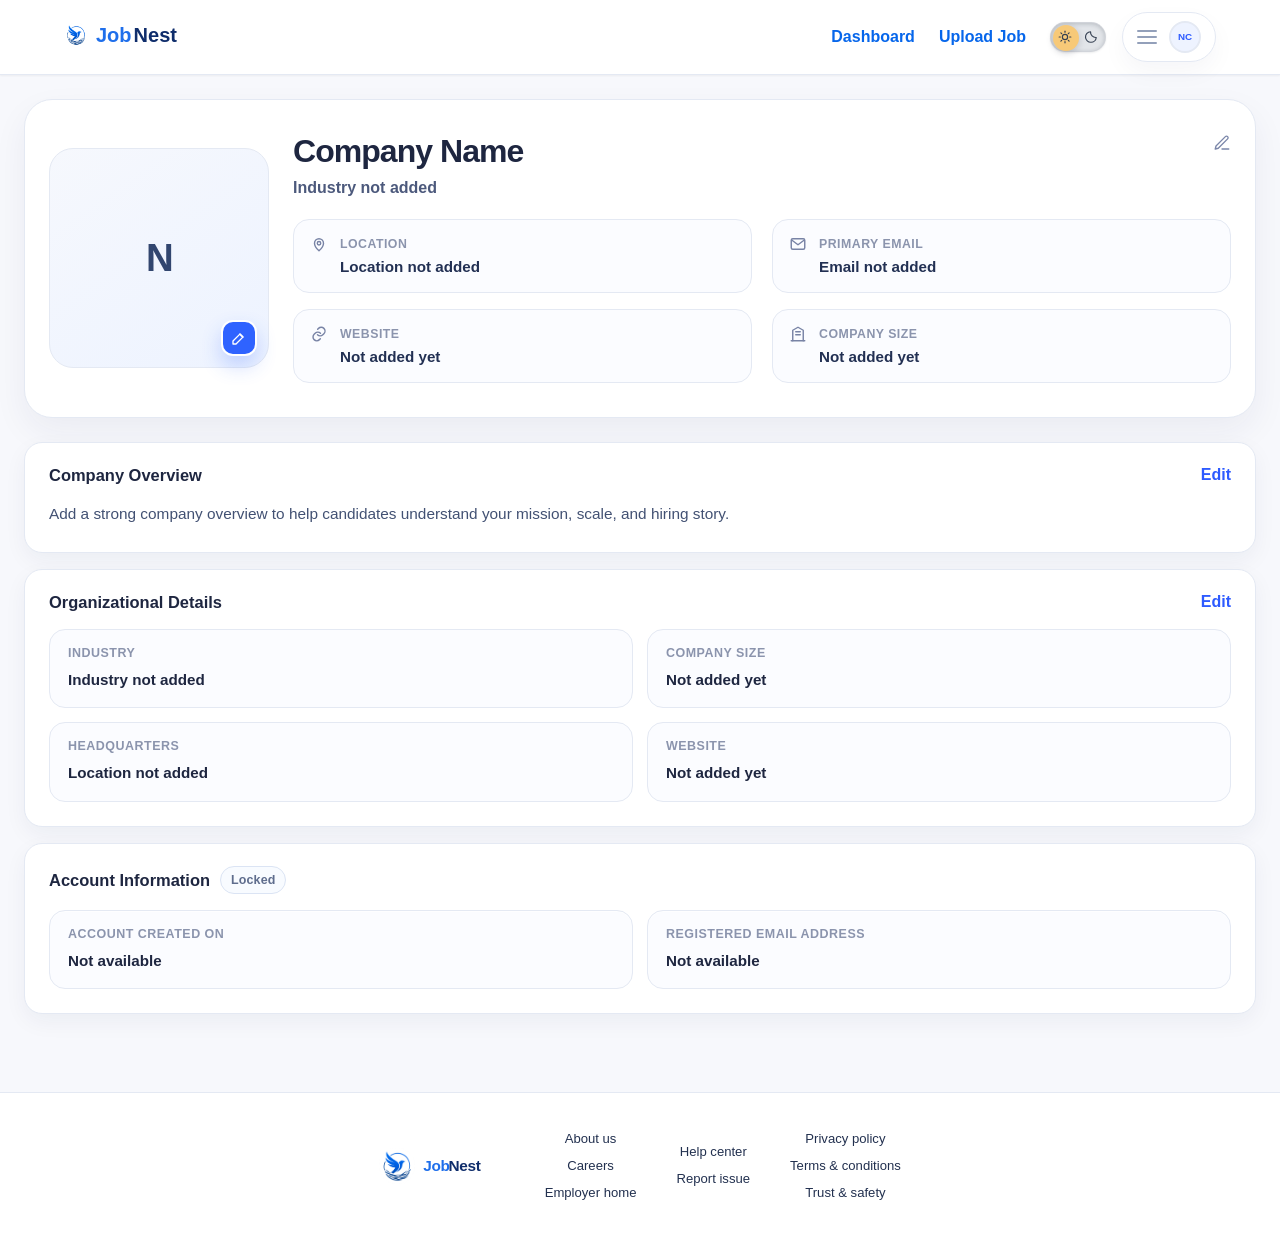
<file: client/admin/profile/profile.html>
<!DOCTYPE html>
<html lang="en">

<head>
    <meta charset="UTF-8">
    <meta name="viewport" content="width=device-width, initial-scale=1.0">
    <title>Company profile - Naukri Campus</title>
    <script>(function () { try { if (localStorage.getItem("theme") === "dark") { document.documentElement.classList.add("theme-dark"); } } catch (error) { } })();</script>
    <link rel="shortcut icon" href="../../assets/images/JobNest-logo.png" type="image/x-icon">
    <link rel="stylesheet" href="../../assets/css/theme.css">
    <link rel="stylesheet" href="profile.css">
    <script src="../../assets/js/theme.js" defer></script>
    <script src="profile.js" type="module" defer></script>
</head>

<body>
    <nav class="navbar">
        <a href="../dashboard/controlJob/controlJob.html" style="text-decoration: none;">
            <div class="navbar-brand">
                <img src="../../assets/images/JobNest-logo.png" alt="JobNest logo"
                    style="width:24px; height:24px; object-fit: contain; border-radius: 6px;">
                <span style="color: #1f6feb;">Job</span><span style="color: #0f2d6b; margin-left: -6px;">Nest</span>
            </div>
            <div class="navbar-links">
                <a href="../dashboard/controlJob/controlJob.html" class="nav-link"><b>Dashboard</b></a>
                <a href="../dashboard/uploadJob/uploadJob.html" class="nav-link"><b>Upload Job</b></a>
        </a>
        <div class="navbar-user">
            <button class="theme-toggle" type="button" data-theme-toggle aria-label="Switch to dark mode"
                aria-pressed="false">
                <svg class="theme-toggle-sun" viewBox="0 0 24 24" aria-hidden="true">
                    <circle cx="12" cy="12" r="4.5"></circle>
                    <path d="M12 2v2"></path>
                    <path d="M12 20v2"></path>
                    <path d="m4.93 4.93 1.41 1.41"></path>
                    <path d="m17.66 17.66 1.41 1.41"></path>
                    <path d="M2 12h2"></path>
                    <path d="M20 12h2"></path>
                    <path d="m4.93 19.07 1.41-1.41"></path>
                    <path d="m17.66 6.34 1.41-1.41"></path>
                </svg>
                <svg class="theme-toggle-moon" viewBox="0 0 24 24" aria-hidden="true">
                    <path d="M21 12.79A9 9 0 0 1 11.21 3 7 7 0 1 0 12 21a9 9 0 0 0 9-8.21Z"></path>
                </svg>
                <span class="theme-toggle-ball" aria-hidden="true"></span>
            </button>
            <button class="profile-menu" id="profileMenuButton" type="button" aria-label="Account menu"
                aria-haspopup="dialog" aria-expanded="false" aria-controls="companyDrawerOverlay">
                <span class="menu-lines" aria-hidden="true"><span></span></span>
                <img id="headerProfileAvatar" src="" alt="Company Logo">
            </button>
        </div>
    </nav>

    <main class="page-shell">
        <section class="company-summary">
            <div class="company-logo-panel">
                <button type="button" class="company-logo-trigger" id="companyLogoTrigger"
                    aria-label="Upload company logo">
                    <div class="company-logo-frame" id="companyLogo">NC</div>
                    <span class="company-logo-edit">
                        <svg viewBox="0 0 24 24">
                            <path d="M4 20h4l9.5-9.5-4-4L4 16v4Z"></path>
                            <path d="m13 7 4 4"></path>
                        </svg>
                    </span>
                </button>
                <input type="file" id="companyLogoInput" hidden accept="image/*">
            </div>

            <section class="company-main">
                <div class="company-heading-row">
                    <div class="company-title-block">
                        <h1 id="displayCompanyName">Company Name</h1>
                        <p class="company-industry" id="displayIndustry">Industry</p>
                    </div>
                    <button type="button" class="edit-link" id="editCompanySummary" aria-label="Edit company details">
                        <svg viewBox="0 0 24 24">
                            <path d="M12 20h9"></path>
                            <path d="M16.5 3.5a2.121 2.121 0 0 1 3 3L7 19l-4 1 1-4L16.5 3.5z"></path>
                        </svg>
                    </button>
                </div>

                <div class="company-meta-grid">
                    <div class="company-meta-item">
                        <svg viewBox="0 0 24 24">
                            <path d="M12 21s6-5.1 6-10a6 6 0 1 0-12 0c0 4.9 6 10 6 10Z"></path>
                            <circle cx="12" cy="11" r="2.3"></circle>
                        </svg>
                        <div>
                            <span class="meta-label">Location</span>
                            <p id="displayLocation">Location</p>
                        </div>
                    </div>
                    <div class="company-meta-item">
                        <svg viewBox="0 0 24 24">
                            <rect x="3" y="5" width="18" height="14" rx="2"></rect>
                            <path d="m4 7 8 6 8-6"></path>
                        </svg>
                        <div>
                            <span class="meta-label">Primary email</span>
                            <p id="displayEmail">email@example.com</p>
                        </div>
                    </div>
                    <div class="company-meta-item">
                        <svg viewBox="0 0 24 24">
                            <path d="M10 13a5 5 0 0 0 7.1 0l1.4-1.4a5 5 0 0 0-7.1-7.1L10.2 5.7"></path>
                            <path d="M14 11a5 5 0 0 0-7.1 0L5.5 12.4a5 5 0 1 0 7.1 7.1l1.2-1.2"></path>
                        </svg>
                        <div>
                            <span class="meta-label">Website</span>
                            <p id="displayWebsite">Not added yet</p>
                        </div>
                    </div>
                    <div class="company-meta-item">
                        <svg viewBox="0 0 24 24">
                            <path d="M3 21h18"></path>
                            <path d="M5 21V7l7-4 7 4v14"></path>
                            <path d="M9 9h6"></path>
                            <path d="M9 13h6"></path>
                        </svg>
                        <div>
                            <span class="meta-label">Company size</span>
                            <p id="displaySize">Not added yet</p>
                        </div>
                    </div>
                </div>
            </section>

        </section>

        <section class="company-content">
            <section class="info-card content-card" id="company-overview">
                <div class="card-head">
                    <h3>Company Overview</h3>
                    <button type="button" class="text-link" data-open-modal="overviewModal">Edit</button>
                </div>
                <p class="body-copy" id="companyOverviewText">No company overview added yet.</p>
            </section>

            <section class="info-card content-card" id="organizational-details">
                <div class="card-head">
                    <h3>Organizational Details</h3>
                    <button type="button" class="text-link" data-open-modal="detailsModal">Edit</button>
                </div>
                <dl class="profile-data-grid">
                    <div class="data-pair">
                        <dt>Industry</dt>
                        <dd id="orgIndustry">-</dd>
                    </div>
                    <div class="data-pair">
                        <dt>Company size</dt>
                        <dd id="orgSize">-</dd>
                    </div>
                    <div class="data-pair">
                        <dt>Headquarters</dt>
                        <dd id="orgLocation">-</dd>
                    </div>
                    <div class="data-pair">
                        <dt>Website</dt>
                        <dd id="orgWebsite">-</dd>
                    </div>
                </dl>
            </section>

            <section class="info-card content-card" id="account-information">
                <div class="card-head">
                    <div class="card-head-group">
                        <h3>Account Information</h3>
                        <span class="status-badge" aria-label="Read-only account information">Locked</span>
                    </div>
                </div>
                <dl class="profile-data-grid account-data-grid">
                    <div class="data-pair account-data-pair">
                        <dt>Account created on</dt>
                        <dd id="accountCreatedOn">Not available</dd>
                    </div>
                    <div class="data-pair account-data-pair">
                        <dt>Registered email address</dt>
                        <dd id="accountRegisteredEmail">Not available</dd>
                    </div>
                </dl>
            </section>

        </section>
    </main>

    <footer class="site-footer">
        <div class="footer-inner">
            <div class="footer-brand-block">
                <a class="brand footer-brand" href="#">
                    <img src="../../assets/images/JobNest-logo.png" alt="JobNest logo"
                        style="width:36px; height:36px; object-fit: contain; border-radius: 8px;">
                    <span class="brand-wordmark"><span style="color: #1f6feb;">Job</span><span
                            style="color: #0f2d6b; margin-left: -3px;">Nest</span></span>
                </a>
            </div>
            <div class="footer-links">
                <div>
                    <a href="#">About us</a>
                    <a href="#">Careers</a>
                    <a href="#">Employer home</a>
                </div>
                <div style="margin-top: 0.8rem;">
                    <a href="#">Help center</a>
                    <a href="#">Report issue</a>
                </div>
                <div>
                    <a href="#">Privacy policy</a>
                    <a href="#">Terms &amp; conditions</a>
                    <a href="#">Trust &amp; safety</a>
                </div>
            </div>
        </div>
    </footer>

    <div class="company-overlay" id="companyDrawerOverlay" hidden>
        <aside class="company-sidebar" role="dialog" aria-modal="true" aria-labelledby="drawerCompanyName">
            <button class="company-sidebar-close" id="companyDrawerClose" type="button"
                aria-label="Close company panel">
                <svg viewBox="0 0 24 24" aria-hidden="true">
                    <path d="M6 6 18 18"></path>
                    <path d="M18 6 6 18"></path>
                </svg>
            </button>

            <div class="company-sidebar-shell">
                <header class="company-sidebar-header">
                    <div class="company-sidebar-logo" id="drawerCompanyLogo">NC</div>
                    <div class="company-sidebar-copy">
                        <h2 class="company-sidebar-name" id="drawerCompanyName">Company Name</h2>
                        <p class="company-sidebar-location" id="drawerCompanyLocation">Location not added</p>
                    </div>
                </header>

                <nav class="company-sidebar-menu" aria-label="Company account actions">
                    <button class="company-menu-item company-menu-item--primary" id="drawerViewProfile" type="button">
                        <svg viewBox="0 0 24 24" aria-hidden="true">
                            <path d="M4 19.5A2.5 2.5 0 0 1 6.5 17H20"></path>
                            <path d="M6.5 17A2.5 2.5 0 0 0 4 14.5V5a2 2 0 0 1 2-2h14v14"></path>
                            <path d="M8 7h8"></path>
                            <path d="M8 11h6"></path>
                        </svg>
                        <span>View &amp; Update Profile</span>
                    </button>
                    <button class="company-menu-item" id="drawerSearchAppearance" type="button">
                        <svg viewBox="0 0 24 24" aria-hidden="true">
                            <circle cx="11" cy="11" r="6"></circle>
                            <path d="m20 20-4.2-4.2"></path>
                        </svg>
                        <span>Search Appearance</span>
                    </button>
                    <button class="company-menu-item" id="drawerSettings" type="button">
                        <svg viewBox="0 0 24 24" aria-hidden="true">
                            <circle cx="12" cy="12" r="3"></circle>
                            <path
                                d="M19.4 15a1.7 1.7 0 0 0 .3 1.8l.1.1a2 2 0 0 1-2.8 2.8l-.1-.1a1.7 1.7 0 0 0-1.8-.3 1.7 1.7 0 0 0-1 1.5V21a2 2 0 1 1-4 0v-.2a1.7 1.7 0 0 0-1-1.5 1.7 1.7 0 0 0-1.8.3l-.1.1a2 2 0 0 1-2.8-2.8l.1-.1a1.7 1.7 0 0 0 .3-1.8 1.7 1.7 0 0 0-1.5-1H3a2 2 0 1 1 0-4h.2a1.7 1.7 0 0 0 1.5-1 1.7 1.7 0 0 0-.3-1.8l-.1-.1a2 2 0 0 1 2.8-2.8l.1.1a1.7 1.7 0 0 0 1.8.3h.1a1.7 1.7 0 0 0 1-1.5V3a2 2 0 1 1 4 0v.2a1.7 1.7 0 0 0 1 1.5h.1a1.7 1.7 0 0 0 1.8-.3l.1-.1a2 2 0 0 1 2.8 2.8l-.1.1a1.7 1.7 0 0 0-.3 1.8v.1a1.7 1.7 0 0 0 1.5 1H21a2 2 0 1 1 0 4h-.2a1.7 1.7 0 0 0-1.4 1z">
                            </path>
                        </svg>
                        <span>Settings</span>
                    </button>
                    <button class="company-menu-item" id="drawerFaq" type="button">
                        <svg viewBox="0 0 24 24" aria-hidden="true">
                            <path d="M9.1 9a3 3 0 1 1 5.8 1c-.4 1.2-1.5 1.8-2.2 2.3-.7.4-1.1.9-1.1 1.7"></path>
                            <circle cx="12" cy="17.2" r=".8" fill="currentColor" stroke="none"></circle>
                            <circle cx="12" cy="12" r="9"></circle>
                        </svg>
                        <span>FAQ</span>
                    </button>
                </nav>

                <div class="company-sidebar-footer">
                    <button id="logoutBtn" class="company-menu-item company-menu-item--logout" type="button">
                        <svg viewBox="0 0 24 24" aria-hidden="true">
                            <path d="M10 17 15 12 10 7"></path>
                            <path d="M15 12H4"></path>
                            <path d="M12 4h5a2 2 0 0 1 2 2v12a2 2 0 0 1-2 2h-5"></path>
                        </svg>
                        <span>Logout</span>
                    </button>
                </div>
            </div>
        </aside>
    </div>

    <div class="modal-overlay" id="detailsModal" hidden>
        <div class="profile-modal">
            <div class="modal-header">
                <h2 class="modal-title">Update Company Details</h2>
                <button type="button" class="modal-close" aria-label="Close modal">
                    <svg viewBox="0 0 24 24">
                        <path d="M18 6 6 18M6 6l12 12"></path>
                    </svg>
                </button>
            </div>
            <form class="modal-form">
                <div class="form-group">
                    <label class="form-label" for="inpCompanyName">Company Name</label>
                    <input type="text" class="text-input" id="inpCompanyName" required>
                </div>
                <div class="form-group">
                    <label class="form-label" for="inpIndustry">Industry</label>
                    <select class="select-input" id="inpIndustry">
                        <option value="">Select industry</option>
                        <option value="Technology">Technology</option>
                        <option value="Finance">Finance</option>
                        <option value="Healthcare">Healthcare</option>
                        <option value="Education">Education</option>
                        <option value="Retail">Retail</option>
                        <option value="Other">Other</option>
                    </select>
                </div>
                <div class="form-group">
                    <label class="form-label" for="inpLocation">Location</label>
                    <input type="text" class="text-input" id="inpLocation" placeholder="e.g. Bengaluru, India">
                </div>
                <div class="form-group">
                    <label class="form-label" for="inpWebsite">Website</label>
                    <input type="url" class="text-input" id="inpWebsite" placeholder="https://example.com">
                </div>
                <div class="form-group">
                    <label class="form-label" for="inpSize">Company Size</label>
                    <select class="select-input" id="inpSize">
                        <option value="">Select company size</option>
                        <option value="1-10">1-10</option>
                        <option value="11-50">11-50</option>
                        <option value="51-200">51-200</option>
                        <option value="201-500">201-500</option>
                        <option value="501-1000">501-1000</option>
                        <option value="1001+">1001+</option>
                    </select>
                </div>
                <div class="modal-actions">
                    <button type="button" class="btn-cancel">Cancel</button>
                    <button type="submit" class="btn-save">Save</button>
                </div>
            </form>
        </div>
    </div>

    <div class="modal-overlay" id="overviewModal" hidden>
        <div class="profile-modal">
            <div class="modal-header">
                <h2 class="modal-title">Update Company Overview</h2>
                <button type="button" class="modal-close" aria-label="Close modal">
                    <svg viewBox="0 0 24 24">
                        <path d="M18 6 6 18M6 6l12 12"></path>
                    </svg>
                </button>
            </div>
            <form class="modal-form">
                <div class="form-group">
                    <label class="form-label" for="inpOverview">Company Overview</label>
                    <textarea class="textarea-input" id="inpOverview"
                        placeholder="Describe your company, mission, and what makes your team stand out."></textarea>
                </div>
                <div class="modal-actions">
                    <button type="button" class="btn-cancel">Cancel</button>
                    <button type="submit" class="btn-save">Save</button>
                </div>
            </form>
        </div>
    </div>

    <div class="modal-overlay" id="hiringModal" hidden>
        <div class="profile-modal">
            <div class="modal-header">
                <h2 class="modal-title">Update Hiring Preferences</h2>
                <button type="button" class="modal-close" aria-label="Close modal">
                    <svg viewBox="0 0 24 24">
                        <path d="M18 6 6 18M6 6l12 12"></path>
                    </svg>
                </button>
            </div>
            <form class="modal-form">
                <div class="form-group">
                    <label class="form-label">Preferred Roles</label>
                    <div class="tag-input-container" id="rolesTagContainer">
                        <input type="text" id="inpRoleTag" placeholder="Press Enter to add a role">
                    </div>
                </div>
                <div class="form-group">
                    <label class="form-label" for="inpHiringMode">Hiring Mode</label>
                    <select class="select-input" id="inpHiringMode">
                        <option value="">Select hiring mode</option>
                        <option value="Rolling">Rolling</option>
                        <option value="Campus drive">Campus drive</option>
                        <option value="Scheduled intake">Scheduled intake</option>
                        <option value="Referral-first">Referral-first</option>
                    </select>
                </div>
                <div class="form-group">
                    <label class="form-label" for="inpWorkType">Work Type</label>
                    <select class="select-input" id="inpWorkType">
                        <option value="">Select work type</option>
                        <option value="On-site">On-site</option>
                        <option value="Hybrid">Hybrid</option>
                        <option value="Remote">Remote</option>
                    </select>
                </div>
                <div class="form-group">
                    <label class="form-label">Hiring Locations</label>
                    <div class="tag-input-container" id="locationsTagContainer">
                        <input type="text" id="inpHiringLocationTag" placeholder="Press Enter to add a location">
                    </div>
                </div>
                <div class="modal-actions">
                    <button type="button" class="btn-cancel">Cancel</button>
                    <button type="submit" class="btn-save">Save</button>
                </div>
            </form>
        </div>
    </div>

    <div class="modal-overlay" id="cultureModal" hidden>
        <div class="profile-modal">
            <div class="modal-header">
                <h2 class="modal-title">Update Company Culture</h2>
                <button type="button" class="modal-close" aria-label="Close modal">
                    <svg viewBox="0 0 24 24">
                        <path d="M18 6 6 18M6 6l12 12"></path>
                    </svg>
                </button>
            </div>
            <form class="modal-form">
                <div class="form-group">
                    <label class="form-label">Core Values</label>
                    <div class="tag-input-container" id="valuesTagContainer">
                        <input type="text" id="inpValueTag" placeholder="Press Enter to add a value">
                    </div>
                </div>
                <div class="form-group">
                    <label class="form-label" for="inpTeamStyle">Team Style</label>
                    <textarea class="textarea-input" id="inpTeamStyle"
                        placeholder="Describe how teams collaborate and make decisions."></textarea>
                </div>
                <div class="form-group">
                    <label class="form-label" for="inpWorkEnvironment">Work Environment</label>
                    <textarea class="textarea-input" id="inpWorkEnvironment"
                        placeholder="Describe the day-to-day work environment."></textarea>
                </div>
                <div class="modal-actions">
                    <button type="button" class="btn-cancel">Cancel</button>
                    <button type="submit" class="btn-save">Save</button>
                </div>
            </form>
        </div>
    </div>
</body>

</html>
</file>
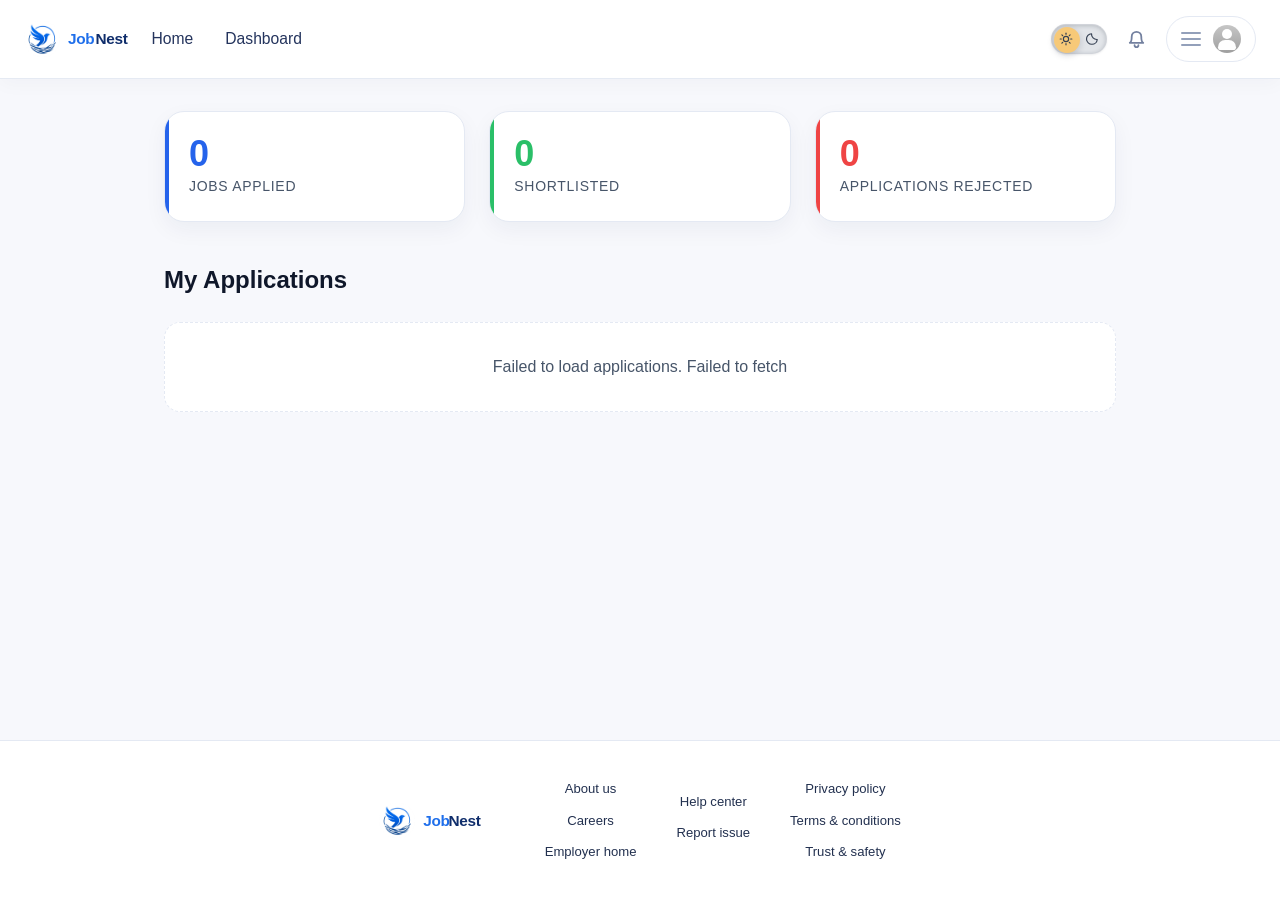
<file: client/candidate/dashboard/dashboard.html>
<!DOCTYPE html>
<html lang="en">

<head>
    <meta charset="UTF-8">
    <meta name="viewport" content="width=device-width, initial-scale=1.0">
    <title>Dashboard - JobNest</title>
    <script>(function () { try { if (localStorage.getItem("theme") === "dark") { document.documentElement.classList.add("theme-dark"); } } catch (error) { } })();</script>
    <link rel="shortcut icon" href="../../assets/images/JobNest-logo.png" type="image/x-icon">
    <link rel="stylesheet" href="../../assets/css/theme.css">
    <link rel="stylesheet" href="dashboard.css">
    <script src="../../assets/js/theme.js" defer></script>
    <script src="dashboard.js" type="module" defer></script>
</head>

<body>
    <!-- Top Navbar -->
    <header class="topbar">
        <div class="topbar-inner">
            <a class="brand" href="../../home/index.html">
                <img src="../../assets/images/JobNest-logo.png" alt="JobNest logo"
                    style="width:36px; height:36px; object-fit: contain; border-radius: 8px;">
                <span class="brand-wordmark"><span style="color: #1f6feb;">Job</span><span
                        style="color: #0f2d6b; margin-left: -1px;">Nest</span></span>
            </a>
            <nav class="topbar-nav">
                <a href="../../home/index.html">Home</a>
                <a href="dashboard.html">Dashboard</a>
            </nav>
            <div class="topbar-actions">
                <button class="theme-toggle" type="button" data-theme-toggle aria-label="Switch to dark mode"
                    aria-pressed="false">
                    <svg class="theme-toggle-sun" viewBox="0 0 24 24" aria-hidden="true">
                        <circle cx="12" cy="12" r="4.5"></circle>
                        <path d="M12 2v2"></path>
                        <path d="M12 20v2"></path>
                        <path d="m4.93 4.93 1.41 1.41"></path>
                        <path d="m17.66 17.66 1.41 1.41"></path>
                        <path d="M2 12h2"></path>
                        <path d="M20 12h2"></path>
                        <path d="m4.93 19.07 1.41-1.41"></path>
                        <path d="m17.66 6.34 1.41-1.41"></path>
                    </svg>
                    <svg class="theme-toggle-moon" viewBox="0 0 24 24" aria-hidden="true">
                        <path d="M21 12.79A9 9 0 0 1 11.21 3 7 7 0 1 0 12 21a9 9 0 0 0 9-8.21Z"></path>
                    </svg>
                    <span class="theme-toggle-ball" aria-hidden="true"></span>
                </button>
                <button class="icon-button">
                    <svg viewBox="0 0 24 24">
                        <path d="M7 9a5 5 0 0 1 10 0c0 5.5 2 6.5 2 6.5H5S7 14.5 7 9"></path>
                        <path d="M10 18a2 2 0 0 0 4 0"></path>
                    </svg>
                </button>
                <button class="profile-menu">
                    <span class="menu-lines"><span></span></span>
                    <span class="menu-avatar" id="headerProfileAvatar"></span>
                </button>
            </div>
        </div>
    </header>

    <!-- Main Content -->
    <main class="container">

        <!-- Second Row: Statistics -->
        <div class="stats-grid dashboard-stats-grid">
            <div class="stat-card">
                <div class="stat-value" id="stat-applied">0</div>
                <div class="stat-label">Jobs Applied</div>
            </div>
            <div class="stat-card">
                <div class="stat-value" id="stat-selected" style="color: var(--success);">0</div>
                <div class="stat-label">Shortlisted</div>
            </div>
            <div class="stat-card">
                <div class="stat-value" id="stat-rejected" style="color: var(--danger);">0</div>
                <div class="stat-label">Applications Rejected</div>
            </div>
        </div>

        <!-- Third Row: Applied Jobs List -->
        <div class="section-header">
            <h2 class="section-title">My Applications</h2>
        </div>

        <div class="job-list" id="application-list-container">
            <!-- Applications will be injected here via JavaScript -->
        </div>
    </main>

    <footer class="site-footer">
        <div class="footer-inner">
            <div class="footer-brand-block">
                <a class="brand footer-brand" href="#">
                    <img src="../../assets/images/JobNest-logo.png" alt="JobNest logo"
                        style="width:36px; height:36px; object-fit: contain; border-radius: 8px;">
                    <span class="brand-wordmark"><span style="color: #1f6feb;">Job</span><span
                            style="color: #0f2d6b; margin-left: -3px;">Nest</span></span>
                </a>
            </div>
            <div class="footer-links">
                <div>
                    <a href="#">About us</a>
                    <a href="#">Careers</a>
                    <a href="#">Employer home</a>
                </div>
                <div style="margin-top: 0.8rem;">
                    <a href="#">Help center</a>
                    <a href="#">Report issue</a>
                </div>
                <div>
                    <a href="#">Privacy policy</a>
                    <a href="#">Terms &amp; conditions</a>
                    <a href="#">Trust &amp; safety</a>
                </div>
            </div>
        </div>
    </footer>

    <!-- PROFILE DRAWER -->
    <div class="profile-overlay" id="profileDrawerOverlay" hidden>
        <aside class="profile-drawer">
            <button class="drawer-close">
                <svg viewBox="0 0 24 24" aria-hidden="true">
                    <path d="M6 6 18 18"></path>
                    <path d="M18 6 6 18"></path>
                </svg>
            </button>
            <div class="profile-header">
                <div class="profile-avatar-block">
                    <div class="profile-avatar" id="drawerRing">
                        <div class="profile-avatar-inner">
                            <span class="profile-avatar-head"></span>
                            <span class="profile-avatar-body"></span>
                        </div>
                    </div>
                    <span class="profile-avatar-progress" id="drawerPercentage">0%</span>
                </div>
                <div class="profile-info">
                    <h2 class="profile-name" id="drawerProfileName">Name</h2>
                    <p class="profile-subtitle" id="drawerProfileSubtitle">Degree at Institution</p>
                    <a class="profile-link" href="../profile/profile.html">View &amp; Update Profile</a>
                </div>
            </div>
            <div class="profile-drawer-divider"></div>
            <section class="profile-performance">
                <div class="profile-performance-head">
                    <h3>Your profile performance</h3>
                    <span>Last 90 days</span>
                </div>
                <div class="performance-card">
                    <article class="performance-item">
                        <p class="performance-value">33</p>
                        <p class="performance-label">Search Appearances</p>
                        <a href="#">View all</a>
                    </article>
                    <article class="performance-item">
                        <p class="performance-value">5</p>
                        <p class="performance-label">Recruiter Actions</p>
                        <a href="#">View all</a>
                    </article>
                </div>
            </section>
            <nav class="profile-menu-list">
                <a class="menu-item" href="#"><svg viewBox="0 0 24 24">
                        <path d="M4 7h16"></path>
                        <path d="M4 12h16"></path>
                        <path d="M4 17h16"></path>
                        <path d="M8 4v16"></path>
                    </svg><span>Career guidance</span></a>
                <a class="menu-item" href="#"><svg viewBox="0 0 24 24">
                        <circle cx="12" cy="12" r="3.2"></circle>
                        <path
                            d="M19 12a7 7 0 0 0-.1-1.2l2-1.5-2-3.4-2.4 1a7.9 7.9 0 0 0-2.1-1.2L14 3h-4l-.4 2.7a7.9 7.9 0 0 0-2.1 1.2l-2.4-1-2 3.4 2 1.5A7 7 0 0 0 5 12c0 .4 0 .8.1 1.2l-2 1.5 2 3.4 2.4-1a7.9 7.9 0 0 0 2.1 1.2L10 21h4l.4-2.7a7.9 7.9 0 0 0 2.1-1.2l2.4 1 2-3.4-2-1.5c.1-.4.1-.8.1-1.2Z">
                        </path>
                    </svg><span>Settings</span></a>
                <a class="menu-item" href="#"><svg viewBox="0 0 24 24">
                        <circle cx="12" cy="12" r="9"></circle>
                        <path d="M9.1 9a3 3 0 1 1 5.5 1.6c-.9 1.1-1.8 1.6-1.8 2.9"></path>
                        <circle cx="12" cy="17" r="1"></circle>
                    </svg><span>FAQs</span></a>
                <button id="logoutBtn" class="menu-item menu-item--logout" href="#"><svg viewBox="0 0 24 24">
                        <path d="M10 17 15 12 10 7"></path>
                        <path d="M15 12H4"></path>
                        <path d="M12 4h5a2 2 0 0 1 2 2v12a2 2 0 0 1-2 2h-5"></path>
                    </svg><span>Logout</span>
                </button>
            </nav>
        </aside>
    </div>

    <!-- NOTIFICATIONS DRAWER -->
    <div class="notifications-overlay" id="notificationsOverlay" hidden>
        <aside class="notifications-drawer">
            <div class="notifications-header">
                <h2 class="notifications-title">Notifications</h2>
                <button class="notifications-close">
                    <svg viewBox="0 0 24 24">
                        <path d="M6 6 18 18"></path>
                        <path d="M18 6 6 18"></path>
                    </svg>
                </button>
            </div>
            <div class="notifications-body">
                <div class="notification-illustration">
                    <svg viewBox="0 0 120 120">
                        <circle cx="84" cy="38" r="9" class="notification-dot"></circle>
                        <path
                            d="M59 22c-12.7 0-23 10.3-23 23v12.4c0 5.8-1.8 11.4-5.2 16l-5.1 6.8c-1.4 1.9 0 4.6 2.3 4.6h62c2.3 0 3.7-2.7 2.3-4.6l-5.1-6.8c-3.4-4.6-5.2-10.2-5.2-16V45c0-12.7-10.3-23-23-23Z"
                            class="notification-bell"></path>
                        <path d="M49 93c1.8 8 8 12.5 16.1 12.5 8 0 14.2-4.5 16.1-12.5" class="notification-bell"></path>
                        <path d="M52 18c2.1-6 8.6-9.1 14.6-7 3.3 1.2 5.8 3.7 7 7" class="notification-bell"></path>
                        <circle cx="38" cy="83" r="6" class="notification-soft-dot"></circle>
                    </svg>
                </div>
                <p class="notification-message">Haven't got any notifications?</p>
                <p class="notification-subtext">You will soon get notifications. Meanwhile, browse relevant jobs on
                    Naukri.</p>
                <button class="notifications-cta">Go to recommendations</button>
            </div>
        </aside>
    </div>
</body>

</html>
</file>
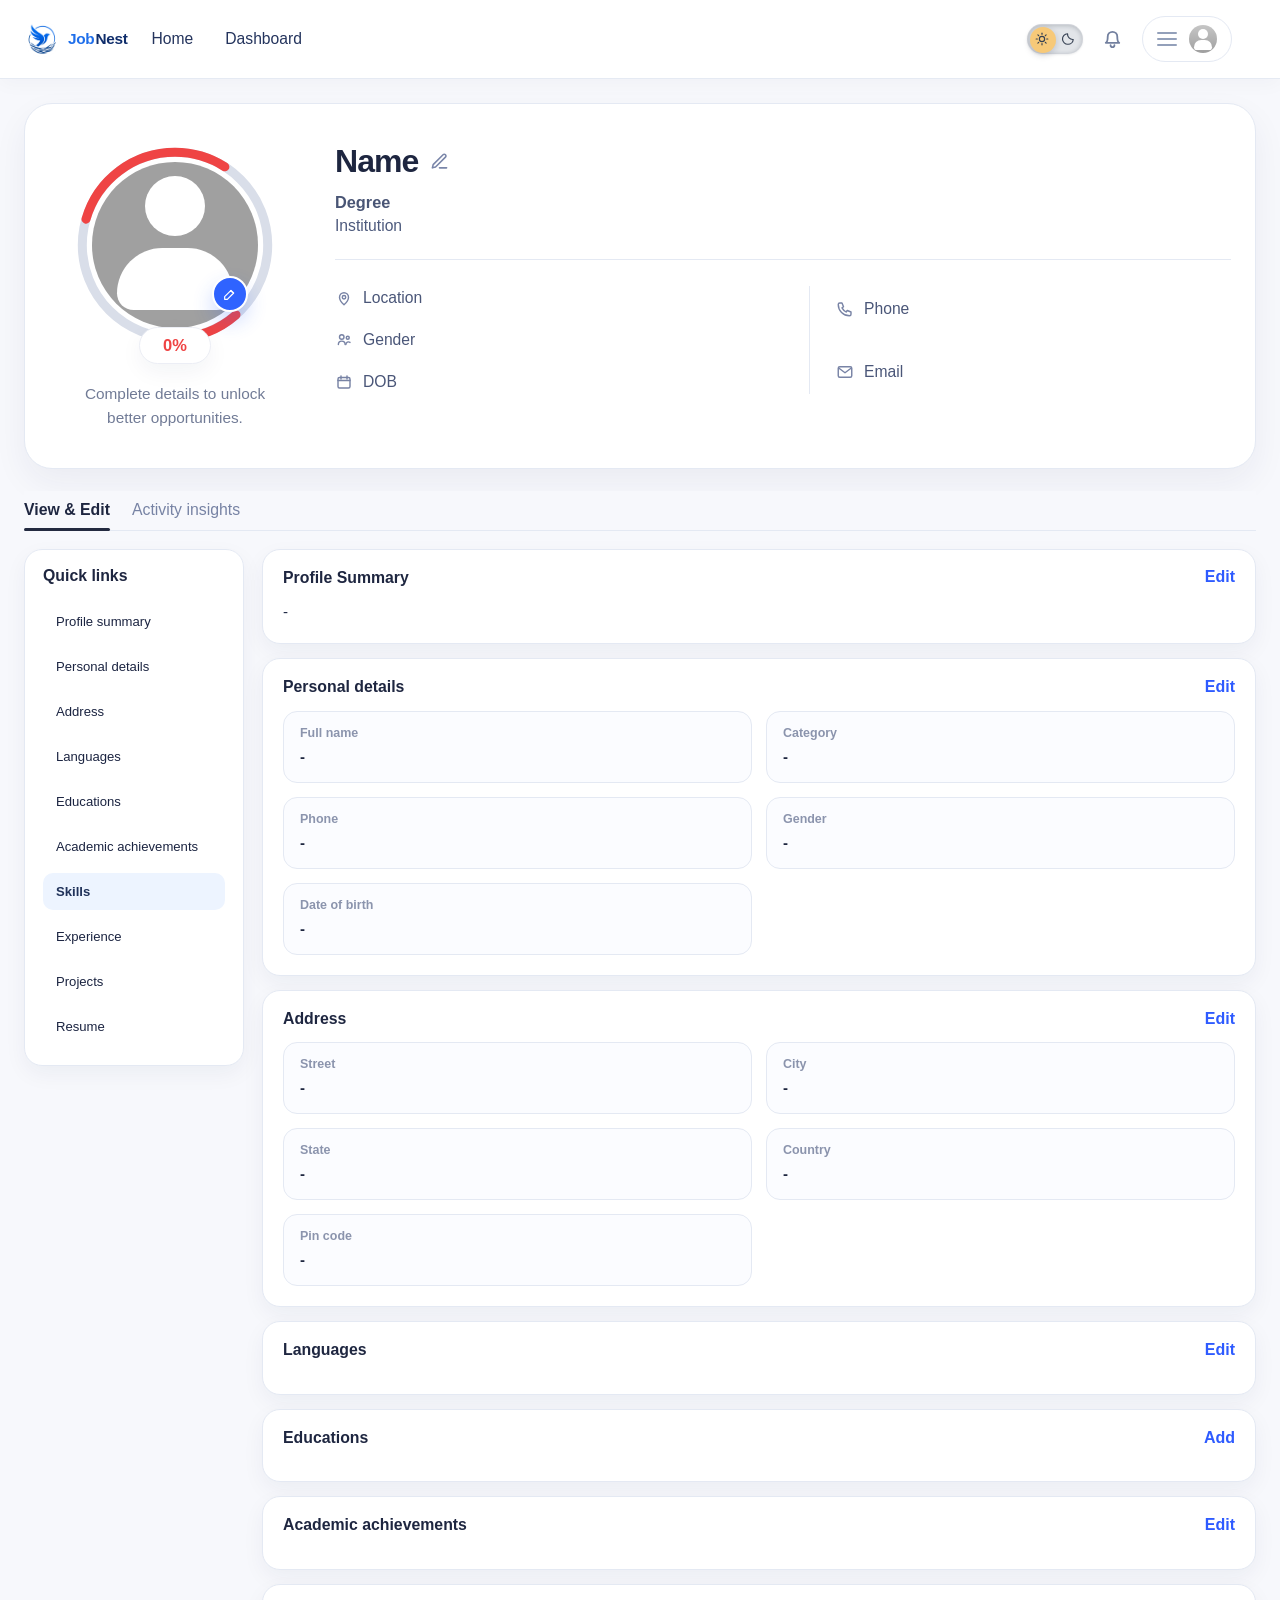
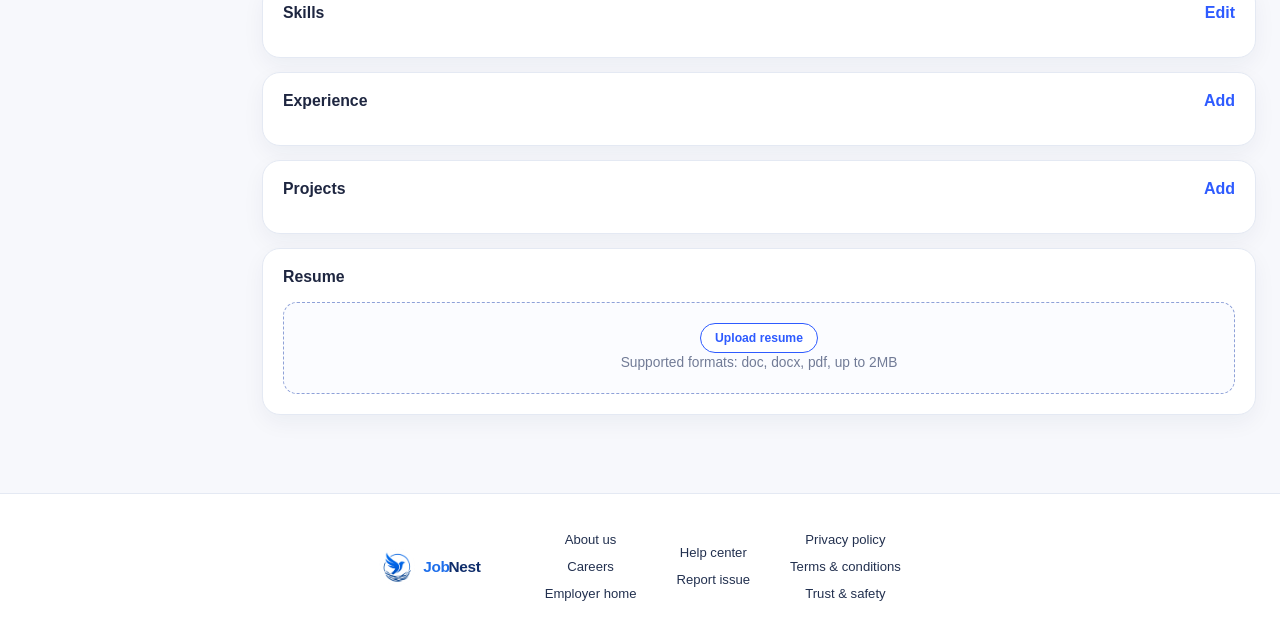
<file: client/candidate/profile/profile.html>
<!DOCTYPE html>
<html lang="en">

<head>
    <meta charset="UTF-8">
    <meta name="viewport" content="width=device-width, initial-scale=1.0">
    <title>My profile - Naukri Campus</title>
    <script>(function () { try { if (localStorage.getItem("theme") === "dark") { document.documentElement.classList.add("theme-dark"); } } catch (error) { } })();</script>
    <link rel="shortcut icon" href="../../assets/images/JobNest-logo.png" type="image/x-icon">
    <link rel="stylesheet" href="../../assets/css/theme.css">
    <link rel="stylesheet" href="profile.css">
    <script src="../../assets/js/theme.js" defer></script>
    <script src="profile.js" type="module" defer></script>
</head>

<body>
    <header class="topbar">
        <div class="topbar-inner">
            <a class="brand" href="../../home/index.html">
                <img src="../../assets/images/JobNest-logo.png" alt="JobNest logo"
                    style="width:36px; height:36px; object-fit: contain; border-radius: 8px;">
                <span class="brand-wordmark"><span style="color: #1f6feb;">Job</span><span
                        style="color: #0f2d6b; margin-left: -1px;">Nest</span></span>
            </a>
            <nav class="topbar-nav">
                <a href="../../home/index.html">Home</a>
                <a href="../dashboard/dashboard.html">Dashboard</a>
            </nav>
            <div class="topbar-actions">
                <button class="theme-toggle" type="button" data-theme-toggle aria-label="Switch to dark mode"
                    aria-pressed="false">
                    <svg class="theme-toggle-sun" viewBox="0 0 24 24" aria-hidden="true">
                        <circle cx="12" cy="12" r="4.5"></circle>
                        <path d="M12 2v2"></path>
                        <path d="M12 20v2"></path>
                        <path d="m4.93 4.93 1.41 1.41"></path>
                        <path d="m17.66 17.66 1.41 1.41"></path>
                        <path d="M2 12h2"></path>
                        <path d="M20 12h2"></path>
                        <path d="m4.93 19.07 1.41-1.41"></path>
                        <path d="m17.66 6.34 1.41-1.41"></path>
                    </svg>
                    <svg class="theme-toggle-moon" viewBox="0 0 24 24" aria-hidden="true">
                        <path d="M21 12.79A9 9 0 0 1 11.21 3 7 7 0 1 0 12 21a9 9 0 0 0 9-8.21Z"></path>
                    </svg>
                    <span class="theme-toggle-ball" aria-hidden="true"></span>
                </button>
                <button class="icon-button">
                    <svg viewBox="0 0 24 24">
                        <path d="M7 9a5 5 0 0 1 10 0c0 5.5 2 6.5 2 6.5H5S7 14.5 7 9"></path>
                        <path d="M10 18a2 2 0 0 0 4 0"></path>
                    </svg>
                </button>
                <button class="profile-menu">
                    <span class="menu-lines"><span></span></span>
                    <span class="menu-avatar" id="headerProfileAvatar"></span>
                </button>
            </div>
        </div>
    </header>

    <main class="page-shell">
        <section class="profile-summary">
            <div class="progress-panel">
                <div class="progress-ring">
                    <svg class="progress-ring-svg" viewBox="0 0 120 120">
                        <circle class="progress-ring-track" cx="60" cy="60" r="54"></circle>
                        <circle class="progress-ring-fill" cx="60" cy="60" r="54" id="progressFill"
                            style="stroke-dashoffset: 100;" transform="rotate(90 60 60)"></circle>
                    </svg>
                    <button class="avatar-trigger">
                        <div class="avatar-shell" id="profileAvatar"></div>
                        <span class="avatar-edit-badge"><svg viewBox="0 0 24 24">
                                <path d="M4 20h4l9.5-9.5-4-4L4 16v4Z"></path>
                                <path d="m13 7 4 4"></path>
                            </svg></span>
                    </button>
                    <input type="file" id="profilePicInput" style="display:none" accept="image/*">
                    <div class="progress-badge" id="progressText">0%</div>
                </div>
                <p class="progress-note">Complete details to unlock better opportunities.</p>
            </div>

            <section class="profile-main">
                <div class="profile-title-row">
                    <h1 id="displayName">Name</h1>
                    <a class="edit-link">
                        <svg viewBox="0 0 24 24">
                            <path d="M12 20h9"></path>
                            <path d="M16.5 3.5a2.121 2.121 0 0 1 3 3L7 19l-4 1 1-4L16.5 3.5z"></path>
                        </svg>
                    </a>
                </div>
                <p class="profile-degree" id="displayTopDegree">Degree</p>
                <p class="profile-school" id="displayTopSchool">Institution</p>

                <div class="section-divider"></div>

                <div class="details-columns">
                    <div class="details-column">
                        <div class="detail-row"><svg viewBox="0 0 24 24">
                                <path d="M12 21s6-5.1 6-10a6 6 0 1 0-12 0c0 4.9 6 10 6 10Z"></path>
                                <circle cx="12" cy="11" r="2.3"></circle>
                            </svg> <span id="displayLocation">Location</span></div>
                        <div class="detail-row"><svg viewBox="0 0 24 24">
                                <circle cx="9" cy="8" r="3"></circle>
                                <path d="M4.5 18a4.5 4.5 0 0 1 9 0"></path>
                                <circle cx="17" cy="9" r="2"></circle>
                                <path d="M14.5 18a3.5 3.5 0 0 1 5.5-2.8"></path>
                            </svg> <span id="displayGender">Gender</span></div>
                        <div class="detail-row"><svg viewBox="0 0 24 24">
                                <rect x="4" y="6" width="16" height="14" rx="2"></rect>
                                <path d="M8 4v4"></path>
                                <path d="M16 4v4"></path>
                                <path d="M4 10h16"></path>
                            </svg> <span id="displayDOB">DOB</span></div>
                    </div>
                    <div class="details-column details-column--right">
                        <div class="detail-row"><svg viewBox="0 0 24 24">
                                <path
                                    d="M5 4h3l2 5-2 1.5a14 14 0 0 0 5.5 5.5L15 14l5 2v3a2 2 0 0 1-2 2A15 15 0 0 1 3 6a2 2 0 0 1 2-2Z">
                                </path>
                            </svg> <span id="displayPhone">Phone</span></div>
                        <div class="detail-row"><svg viewBox="0 0 24 24">
                                <rect x="3" y="5" width="18" height="14" rx="2"></rect>
                                <path d="m4 7 8 6 8-6"></path>
                            </svg> <span id="displayEmail" class="truncate">Email</span></div>
                    </div>
                </div>
            </section>
        </section>

        <section class="tabs-block">
            <div class="tabs-nav">
                <button class="tab-button active" data-tab="panel-view-edit">View &amp; Edit</button>
                <button class="tab-button" data-tab="panel-insights">Activity insights</button>
            </div>

            <div class="tab-panel active" id="panel-view-edit" data-tab-panel>
                <div class="lower-grid">
                    <aside class="info-card quick-card">
                        <div class="card-head">
                            <h3>Quick links</h3>
                        </div>
                        <ul class="quick-list">
                            <li><a class="quick-nav-link active" href="#update-summary">Profile summary</a></li>
                            <li><a class="quick-nav-link" href="#update-details">Personal details</a></li>
                            <li><a class="quick-nav-link" href="#update-address">Address</a></li>
                            <li><a class="quick-nav-link" href="#update-languages">Languages</a></li>
                            <li><a class="quick-nav-link" href="#update-qualifications">Educations</a></li>
                            <li><a class="quick-nav-link" href="#update-achievements">Academic achievements</a></li>
                            <li><a class="quick-nav-link" href="#update-skills">Skills</a></li>
                            <li><a class="quick-nav-link" href="#update-experience">Experience</a></li>
                            <li><a class="quick-nav-link" href="#update-projects">Projects</a></li>
                            <li><a class="quick-nav-link" href="#update-resume">Resume</a></li>
                        </ul>
                    </aside>

                    <div class="content-stack">
                        <section class="info-card content-card" id="update-summary">
                            <div class="card-head">
                                <h3>Profile Summary</h3>
                                <a class="text-link">Edit</a>
                            </div>
                            <p class="helper-copy" id="summaryText" style="font-size:0.95rem; color:#212a45;">-</p>
                        </section>

                        <section class="info-card content-card" id="update-details">
                            <div class="card-head">
                                <h3>Personal details</h3>
                                <a class="text-link">Edit</a>
                            </div>
                            <dl class="profile-data-grid">
                                <div class="data-pair">
                                    <dt>Full name</dt>
                                    <dd id="cdName">-</dd>
                                </div>
                                <div class="data-pair">
                                    <dt>Category</dt>
                                    <dd id="cdCategory">-</dd>
                                </div>
                                <div class="data-pair">
                                    <dt>Phone</dt>
                                    <dd id="cdPhone">-</dd>
                                </div>
                                <div class="data-pair">
                                    <dt>Gender</dt>
                                    <dd id="cdGender">-</dd>
                                </div>
                                <div class="data-pair">
                                    <dt>Date of birth</dt>
                                    <dd id="cdDOB">-</dd>
                                </div>
                            </dl>
                        </section>

                        <section class="info-card content-card" id="update-address">
                            <div class="card-head">
                                <h3>Address</h3>
                                <a class="text-link">Edit</a>
                            </div>
                            <dl class="profile-data-grid">
                                <div class="data-pair">
                                    <dt>Street</dt>
                                    <dd id="cdStreet">-</dd>
                                </div>
                                <div class="data-pair">
                                    <dt>City</dt>
                                    <dd id="cdCity">-</dd>
                                </div>
                                <div class="data-pair">
                                    <dt>State</dt>
                                    <dd id="cdState">-</dd>
                                </div>
                                <div class="data-pair">
                                    <dt>Country</dt>
                                    <dd id="cdCountry">-</dd>
                                </div>
                                <div class="data-pair">
                                    <dt>Pin code</dt>
                                    <dd id="cdZip">-</dd>
                                </div>
                            </dl>
                        </section>

                        <section class="info-card content-card" id="update-languages">
                            <div class="card-head">
                                <h3>Languages</h3>
                                <a class="text-link">Edit</a>
                            </div>
                            <div class="lang-list" id="languagesList"></div>
                        </section>

                        <section class="info-card content-card" id="update-qualifications">
                            <div class="card-head">
                                <h3>Educations</h3>
                                <a class="text-link">Add</a>
                            </div>
                            <div class="record-list" id="qualificationsList" aria-live="polite"></div>
                        </section>

                        <section class="info-card content-card" id="update-achievements">
                            <div class="card-head">
                                <h3>Academic achievements</h3>
                                <a class="text-link">Edit</a>
                            </div>
                            <div class="record-list" id="achievementsList"></div>
                        </section>

                        <section class="info-card content-card" id="update-skills">
                            <div class="card-head">
                                <h3>Skills</h3>
                                <a class="text-link">Edit</a>
                            </div>
                            <div class="skill-list" id="skillsList" aria-live="polite"></div>
                        </section>

                        <section class="info-card content-card" id="update-experience">
                            <div class="card-head">
                                <h3>Experience</h3>
                                <a class="text-link">Add</a>
                            </div>
                            <div class="record-list" id="experienceList" aria-live="polite"></div>
                        </section>

                        <section class="info-card content-card" id="update-projects">
                            <div class="card-head">
                                <h3>Projects</h3>
                                <a class="text-link">Add</a>
                            </div>
                            <div class="record-list" id="projectsList" aria-live="polite"></div>
                        </section>

                        <section class="info-card content-card" id="update-resume">
                            <div class="card-head">
                                <h3>Resume</h3>
                            </div>
                            <div id="resumeDisplay" style="margin-bottom: 16px;"></div>
                            <div class="resume-dropzone">
                                <button class="outline-button">Upload resume</button>
                                <input type="file" id="resumeInput" hidden accept=".pdf,.doc,.docx">
                                <p class="helper-copy">Supported formats: doc, docx, pdf, up to 2MB</p>
                            </div>
                        </section>
                    </div>
                </div>
            </div>

            <div class="tab-panel" id="panel-insights" data-tab-panel>
                <section class="info-card insights-card">
                    <div class="card-head">
                        <h3>Activity insights</h3>
                    </div>
                    <div class="insights-grid">
                        <div class="insight-block">
                            <p class="insight-value">18</p>
                            <p class="insight-label">Profile views in the last 30 days</p>
                        </div>
                        <div class="insight-block">
                            <p class="insight-value">4</p>
                            <p class="insight-label">Recruiter interactions this month</p>
                        </div>
                        <div class="insight-block">
                            <p class="insight-value">76%</p>
                            <p class="insight-label">Completion benchmark compared to peers</p>
                        </div>
                    </div>
                </section>
            </div>
        </section>
    </main>

    <footer class="site-footer">
        <div class="footer-inner">
            <div class="footer-brand-block">
                <a class="brand footer-brand" href="#">
                    <img src="../../assets/images/JobNest-logo.png" alt="JobNest logo"
                        style="width:36px; height:36px; object-fit: contain; border-radius: 8px;">
                    <span class="brand-wordmark"><span style="color: #1f6feb;">Job</span><span
                            style="color: #0f2d6b; margin-left: -3px;">Nest</span></span>
                </a>
            </div>
            <div class="footer-links">
                <div>
                    <a href="#">About us</a>
                    <a href="#">Careers</a>
                    <a href="#">Employer home</a>
                </div>
                <div style="margin-top: 0.8rem;">
                    <a href="#">Help center</a>
                    <a href="#">Report issue</a>
                </div>
                <div>
                    <a href="#">Privacy policy</a>
                    <a href="#">Terms &amp; conditions</a>
                    <a href="#">Trust &amp; safety</a>
                </div>
            </div>
        </div>
    </footer>

    <!-- PROFILE DRAWER -->
    <div class="profile-overlay" id="profileDrawerOverlay" hidden>
        <aside class="profile-drawer">
            <button class="drawer-close">
                <svg viewBox="0 0 24 24" aria-hidden="true">
                    <path d="M6 6 18 18"></path>
                    <path d="M18 6 6 18"></path>
                </svg>
            </button>
            <div class="profile-header">
                <div class="profile-avatar-block">
                    <div class="profile-avatar" id="drawerRing">
                        <div class="profile-avatar-inner">
                            <span class="profile-avatar-head"></span>
                            <span class="profile-avatar-body"></span>
                        </div>
                    </div>
                    <span class="profile-avatar-progress" id="drawerPercentage">0%</span>
                </div>
                <div class="profile-info">
                    <h2 class="profile-name" id="drawerProfileName">Name</h2>
                    <p class="profile-subtitle" id="drawerProfileSubtitle">Degree at Institution</p>
                    <a class="profile-link" href="profile.html">View &amp; Update Profile</a>
                </div>
            </div>
            <div class="profile-drawer-divider"></div>
            <section class="profile-performance">
                <div class="profile-performance-head">
                    <h3>Your profile performance</h3>
                    <span>Last 90 days</span>
                </div>
                <div class="performance-card">
                    <article class="performance-item">
                        <p class="performance-value">33</p>
                        <p class="performance-label">Search Appearances</p>
                        <a href="#">View all</a>
                    </article>
                    <article class="performance-item">
                        <p class="performance-value">5</p>
                        <p class="performance-label">Recruiter Actions</p>
                        <a href="#">View all</a>
                    </article>
                </div>
            </section>
            <nav class="profile-menu-list">
                <a class="menu-item" href="#"><svg viewBox="0 0 24 24">
                        <path d="M4 7h16"></path>
                        <path d="M4 12h16"></path>
                        <path d="M4 17h16"></path>
                        <path d="M8 4v16"></path>
                    </svg><span>Career guidance</span></a>
                <a class="menu-item" href="#"><svg viewBox="0 0 24 24">
                        <circle cx="12" cy="12" r="3.2"></circle>
                        <path
                            d="M19 12a7 7 0 0 0-.1-1.2l2-1.5-2-3.4-2.4 1a7.9 7.9 0 0 0-2.1-1.2L14 3h-4l-.4 2.7a7.9 7.9 0 0 0-2.1 1.2l-2.4-1-2 3.4 2 1.5A7 7 0 0 0 5 12c0 .4 0 .8.1 1.2l-2 1.5 2 3.4 2.4-1a7.9 7.9 0 0 0 2.1 1.2L10 21h4l.4-2.7a7.9 7.9 0 0 0 2.1-1.2l2.4 1 2-3.4-2-1.5c.1-.4.1-.8.1-1.2Z">
                        </path>
                    </svg><span>Settings</span></a>
                <a class="menu-item" href="#"><svg viewBox="0 0 24 24">
                        <circle cx="12" cy="12" r="9"></circle>
                        <path d="M9.1 9a3 3 0 1 1 5.5 1.6c-.9 1.1-1.8 1.6-1.8 2.9"></path>
                        <circle cx="12" cy="17" r="1"></circle>
                    </svg><span>FAQs</span></a>
                <button id="logoutBtn" class="menu-item menu-item--logout" href="#"><svg viewBox="0 0 24 24">
                        <path d="M10 17 15 12 10 7"></path>
                        <path d="M15 12H4"></path>
                        <path d="M12 4h5a2 2 0 0 1 2 2v12a2 2 0 0 1-2 2h-5"></path>
                    </svg><span>Logout</span>
                </button>
            </nav>
        </aside>
    </div>

    <!-- NOTIFICATIONS DRAWER -->
    <div class="notifications-overlay" id="notificationsOverlay" hidden>
        <aside class="notifications-drawer">
            <div class="notifications-header">
                <h2 class="notifications-title">Notifications</h2>
                <button class="notifications-close">
                    <svg viewBox="0 0 24 24">
                        <path d="M6 6 18 18"></path>
                        <path d="M18 6 6 18"></path>
                    </svg>
                </button>
            </div>
            <div class="notifications-body">
                <div class="notification-illustration">
                    <svg viewBox="0 0 120 120">
                        <circle cx="84" cy="38" r="9" class="notification-dot"></circle>
                        <path
                            d="M59 22c-12.7 0-23 10.3-23 23v12.4c0 5.8-1.8 11.4-5.2 16l-5.1 6.8c-1.4 1.9 0 4.6 2.3 4.6h62c2.3 0 3.7-2.7 2.3-4.6l-5.1-6.8c-3.4-4.6-5.2-10.2-5.2-16V45c0-12.7-10.3-23-23-23Z"
                            class="notification-bell"></path>
                        <path d="M49 93c1.8 8 8 12.5 16.1 12.5 8 0 14.2-4.5 16.1-12.5" class="notification-bell"></path>
                        <path d="M52 18c2.1-6 8.6-9.1 14.6-7 3.3 1.2 5.8 3.7 7 7" class="notification-bell"></path>
                        <circle cx="38" cy="83" r="6" class="notification-soft-dot"></circle>
                    </svg>
                </div>
                <p class="notification-message">Haven't got any notifications?</p>
                <p class="notification-subtext">You will soon get notifications. Meanwhile, browse relevant jobs on
                    Naukri.</p>
                <button class="notifications-cta">Go to recommendations</button>
            </div>
        </aside>
    </div>

    <!-- MODALS -->

    <div class="modal-overlay" id="detailsModal">
        <div class="profile-modal">
            <div class="modal-header">
                <h2 class="modal-title">Update Personal Details</h2>
                <div class="modal-close"><svg viewBox="0 0 24 24">
                        <path d="M18 6 6 18M6 6l12 12"></path>
                    </svg></div>
            </div>
            <form class="modal-form">
                <div class="form-group">
                    <label class="form-label">Full Name</label>
                    <input type="text" class="text-input" id="inpName" required>
                </div>
                <div class="form-group">
                    <label class="form-label">Phone Number</label>
                    <input type="text" class="text-input" id="inpPhone" required>
                </div>
                <div class="form-group">
                    <label class="form-label">Date of Birth</label>
                    <input type="date" class="text-input" id="inpDOB" required>
                </div>
                <fieldset class="form-group">
                    <legend class="form-label">Gender</legend>
                    <div class="chip-group">
                        <label class="chip"><input type="radio" name="inpGender" value="Male"><span>Male</span></label>
                        <label class="chip"><input type="radio" name="inpGender"
                                value="Female"><span>Female</span></label>
                        <label class="chip"><input type="radio" name="inpGender"
                                value="Other"><span>Other</span></label>
                    </div>
                </fieldset>
                <fieldset class="form-group">
                    <legend class="form-label">Category</legend>
                    <div class="chip-group">
                        <label class="chip"><input type="radio" name="inpCategory"
                                value="Fresher"><span>Fresher</span></label>
                        <label class="chip"><input type="radio" name="inpCategory"
                                value="Experienced"><span>Experienced</span></label>
                    </div>
                </fieldset>
                <div class="modal-actions">
                    <button type="button" class="btn-cancel">Cancel</button>
                    <button type="submit" class="btn-save">Save</button>
                </div>
            </form>
        </div>
    </div>

    <div class="modal-overlay" id="addressModal">
        <div class="profile-modal">
            <div class="modal-header">
                <h2 class="modal-title">Update Address</h2>
                <div class="modal-close"><svg viewBox="0 0 24 24">
                        <path d="M18 6 6 18M6 6l12 12"></path>
                    </svg></div>
            </div>
            <form class="modal-form">
                <div class="form-group"><label class="form-label">Street</label><input type="text" class="text-input"
                        id="inpStreet" required></div>
                <div class="form-group"><label class="form-label">City</label><input type="text" class="text-input"
                        id="inpCity" required></div>
                <div class="form-group"><label class="form-label">State</label><input type="text" class="text-input"
                        id="inpState" required></div>
                <div class="form-group"><label class="form-label">Zip Code</label><input type="text" class="text-input"
                        id="inpZip" required></div>
                <div class="form-group"><label class="form-label">Country</label><input type="text" class="text-input"
                        id="inpCountry" required></div>
                <div class="modal-actions">
                    <button type="button" class="btn-cancel">Cancel</button>
                    <button type="submit" class="btn-save">Save</button>
                </div>
            </form>
        </div>
    </div>

    <div class="modal-overlay" id="qualificationsModal">
        <div class="profile-modal">
            <div class="modal-header">
                <h2 class="modal-title">Add Qualification</h2>
                <div class="modal-close"><svg viewBox="0 0 24 24">
                        <path d="M18 6 6 18M6 6l12 12"></path>
                    </svg></div>
            </div>
            <form class="modal-form">
                <div class="form-group"><label class="form-label">Degree</label><input type="text" class="text-input"
                        id="inpDegree" placeholder="e.g. BCA" required></div>
                <div class="form-group"><label class="form-label">Department</label><input type="text"
                        class="text-input" id="inpDept" placeholder="e.g. Computer Science" required></div>
                <div class="form-group"><label class="form-label">Institution</label><input type="text"
                        class="text-input" id="inpInst" required></div>
                <div class="form-group"><label class="form-label">Year of Passing</label><input type="number"
                        class="text-input" id="inpYear" required></div>
                <div class="modal-actions">
                    <button type="button" class="btn-cancel">Cancel</button>
                    <button type="submit" class="btn-save">Add</button>
                </div>
            </form>
        </div>
    </div>

    <div class="modal-overlay" id="experienceModal">
        <div class="profile-modal">
            <div class="modal-header">
                <h2 class="modal-title">Add Experience</h2>
                <div class="modal-close"><svg viewBox="0 0 24 24">
                        <path d="M18 6 6 18M6 6l12 12"></path>
                    </svg></div>
            </div>
            <form class="modal-form">
                <div class="form-group"><label class="form-label">Company</label><input type="text" class="text-input"
                        id="inpCompany" required></div>
                <div class="form-group"><label class="form-label">Position</label><input type="text" class="text-input"
                        id="inpPosition" required></div>
                <div class="form-group"><label class="form-label">Start Date</label><input type="date"
                        class="text-input" id="inpExpStart" required></div>
                <div class="form-group"><label class="form-label">End Date</label><input type="date" class="text-input"
                        id="inpExpEnd" required></div>
                <div class="modal-actions">
                    <button type="button" class="btn-cancel">Cancel</button>
                    <button type="submit" class="btn-save">Add</button>
                </div>
            </form>
        </div>
    </div>

    <div class="modal-overlay" id="skillsModal">
        <div class="profile-modal">
            <div class="modal-header">
                <h2 class="modal-title">Update Skills</h2>
                <div class="modal-close"><svg viewBox="0 0 24 24">
                        <path d="M18 6 6 18M6 6l12 12"></path>
                    </svg></div>
            </div>
            <form class="modal-form">
                <div class="form-group">
                    <label class="form-label">Skills (Press Enter to add)</label>
                    <div class="tag-input-container" id="skillsTagContainer">
                        <input type="text" id="inpSkillTag" placeholder="Add skill">
                    </div>
                </div>
                <div class="modal-actions">
                    <button type="button" class="btn-cancel">Cancel</button>
                    <button type="submit" class="btn-save">Save</button>
                </div>
            </form>
        </div>
    </div>

    <div class="modal-overlay" id="projectsModal">
        <div class="profile-modal">
            <div class="modal-header">
                <h2 class="modal-title">Add Project</h2>
                <div class="modal-close"><svg viewBox="0 0 24 24">
                        <path d="M18 6 6 18M6 6l12 12"></path>
                    </svg></div>
            </div>
            <form class="modal-form">
                <div class="form-group"><label class="form-label">Title</label><input type="text" class="text-input"
                        id="inpProjTitle" required></div>
                <div class="form-group"><label class="form-label">Link</label><input type="url" class="text-input"
                        id="inpProjLink" required></div>
                <div class="form-group">
                    <label class="form-label">Technologies (Press Enter to add)</label>
                    <div class="tag-input-container" id="techTagContainer">
                        <input type="text" id="inpTechTag" placeholder="Add technology">
                    </div>
                </div>
                <div class="form-group"><label class="form-label">Description</label><textarea class="textarea-input"
                        id="inpProjDesc" required></textarea></div>
                <div class="modal-actions">
                    <button type="button" class="btn-cancel">Cancel</button>
                    <button type="submit" class="btn-save">Add</button>
                </div>
            </form>
        </div>
    </div>

    <div class="modal-overlay" id="languagesModal">
        <div class="profile-modal">
            <div class="modal-header">
                <h2 class="modal-title">Update Languages</h2>
                <div class="modal-close"><svg viewBox="0 0 24 24">
                        <path d="M18 6 6 18M6 6l12 12"></path>
                    </svg></div>
            </div>
            <form class="modal-form">
                <div class="form-group">
                    <label class="form-label">Languages (Press Enter to add)</label>
                    <div class="tag-input-container" id="langsTagContainer">
                        <input type="text" id="inpLangTag" placeholder="Add language">
                    </div>
                </div>
                <div class="modal-actions">
                    <button type="button" class="btn-cancel">Cancel</button>
                    <button type="submit" class="btn-save">Save</button>
                </div>
            </form>
        </div>
    </div>

    <div class="modal-overlay" id="summaryModal">
        <div class="profile-modal">
            <div class="modal-header">
                <h2 class="modal-title">Update Summary</h2>
                <div class="modal-close"><svg viewBox="0 0 24 24">
                        <path d="M18 6 6 18M6 6l12 12"></path>
                    </svg></div>
            </div>
            <form class="modal-form">
                <div class="form-group">
                    <label class="form-label">Professional Summary</label>
                    <textarea class="textarea-input" id="inpSummary" required></textarea>
                </div>
                <div class="modal-actions">
                    <button type="button" class="btn-cancel">Cancel</button>
                    <button type="submit" class="btn-save">Save</button>
                </div>
            </form>
        </div>
    </div>

    <div class="modal-overlay" id="achievementsModal">
        <div class="profile-modal">
            <div class="modal-header">
                <h2 class="modal-title">Update Achievements</h2>
                <div class="modal-close"><svg viewBox="0 0 24 24">
                        <path d="M18 6 6 18M6 6l12 12"></path>
                    </svg></div>
            </div>
            <form class="modal-form">
                <div class="form-group">
                    <label class="form-label">Achievements (Press Enter to add)</label>
                    <div class="tag-input-container" id="achieveTagContainer">
                        <input type="text" id="inpAchieveTag" placeholder="Add achievement">
                    </div>
                </div>
                <div class="modal-actions">
                    <button type="button" class="btn-cancel">Cancel</button>
                    <button type="submit" class="btn-save">Save</button>
                </div>
            </form>
        </div>
    </div>

</body>

</html>
</file>
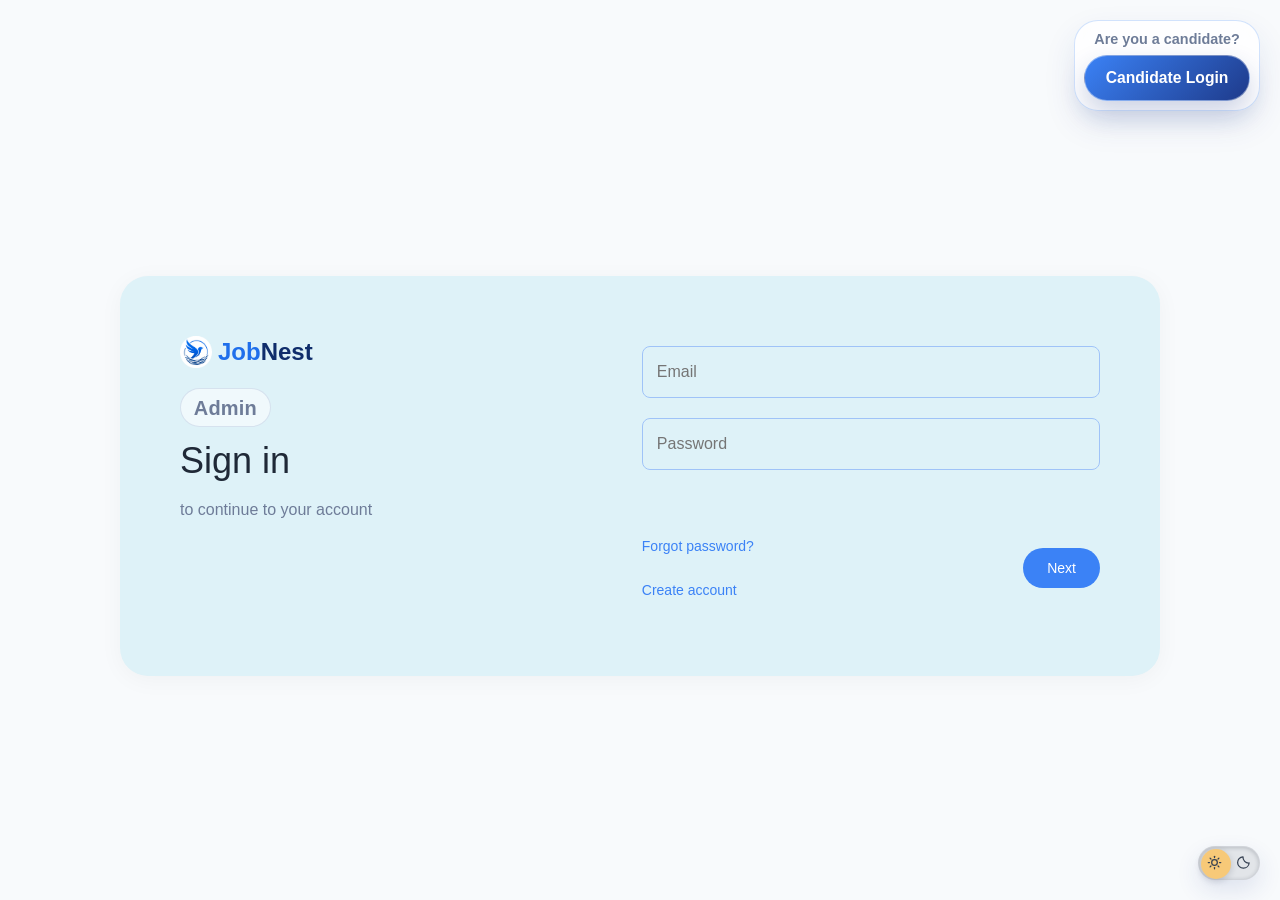
<file: client/admin/authentication/login/login.html>
<!DOCTYPE html>
<html lang="en">


<head>
  <meta charset="UTF-8">
  <meta name="viewport" content="width=device-width, initial-scale=1.0">
  <title>Account Setup Flow</title>
  <script>(function () { try { if (localStorage.getItem("theme") === "dark") { document.documentElement.classList.add("theme-dark"); } } catch (error) { } })();</script>
  <link rel="shortcut icon" href="../../../assets/images/JobNest-logo.png" type="image/x-icon">
  <link rel="stylesheet" href="../../../assets/css/theme.css">
  <link rel="stylesheet" href="login.css">
  <script src="../../../assets/js/theme.js" defer></script>
  <script src="login.js" type="module" defer></script>
</head>


<body>
  <div class="auth-page">
    <header class="auth-topbar">
      <div class="auth-role-switcher" data-admin-login="../../../admin/authentication/login/login.html"
        data-candidate-login="../../../candidate/authentication/login/login.html">
        <span class="auth-role-switch-question">Are you a candidate?</span>
        <a class="auth-role-switch" href="../../../candidate/authentication/login/login.html"
          aria-label="Switch to candidate login">
          <span class="auth-role-switch-label">Candidate Login</span>
        </a>
      </div>
    </header>


    <!-- Step 1: Sign In -->
    <div id="step-signin" class="step active">
      <div class="card">
        <div class="left-panel">
          <div class="logo">
            <div class="logo-icon">
              <img src="../../../assets/images/JobNest-logo.png" alt="JobNest logo"
                style="width: 100%; height: 100%; object-fit: contain; border-radius: 8px;">
            </div>
            <span style="color: #1f6feb;">Job</span><span style="color: #0f2d6b; margin-left: -6px;">Nest</span>
          </div>
          <p class="auth-role-label">Admin</p>
          <h1>Sign in</h1>
          <p class="subtitle">to continue to your account</p>
        </div>

        <div class="right-panel">
          <div id="signin-error" class="error-msg" style="display:none;"></div>
          <div class="form-group">
            <input id="signin-email" type="email" placeholder="Email" required>
          </div>
          <div class="form-group">
            <input id="signin-password" type="password" placeholder="Password" required>
          </div>

          <div class="actions">
            <div class="links-group">
              <button class="btn-link" type="button">Forgot password?</button>
              <button class="btn-link" type="button" id="go-to-create">Create account</button>
            </div>
            <button class="btn-primary" type="button" id="signin-btn">Next</button>
          </div>
        </div>
      </div>
    </div>
  


    <!-- Step 2: Create Account (name + email) -->
    <div id="step-create-account" class="step">
      <div class="card">
        <div class="left-panel">
          <div class="logo">
            <div class="logo-icon">
              <img src="../../../assets/images/JobNest-logo.png" alt="JobNest logo"
                style="width: 100%; height: 100%; object-fit: contain; border-radius: 8px;">
            </div>
            <span style="color: #1f6feb;">Job</span><span style="color: #0f2d6b; margin-left: -3px;">Nest</span>
          </div>
          <h1>Create Account</h1>
          <p class="subtitle">Enter your details to get started</p>
        </div>

        <div class="right-panel">
          <div class="form-group">
            <input id="register-name" type="text" placeholder="Name" required>
          </div>
          <div class="form-group">
            <input id="register-email" type="email" placeholder="Email" required>
          </div>

          <div class="actions">
            <button class="btn-ghost" type="button" id="back-to-signin">Back</button>
            <button class="btn-primary" type="button" id="go-to-password">Next</button>
          </div>
        </div>
      </div>
    </div>
  


    <!-- Step 3: Set Password -->
    <div id="step-password" class="step">
      <div class="card">
        <div class="left-panel">
          <div class="logo">
            <div class="logo-icon">
              <img src="../../../assets/images/JobNest-logo.png" alt="JobNest logo"
                style="width: 100%; height: 100%; object-fit: contain; border-radius: 8px;">
            </div>
            <span style="color: #1f6feb;">Job</span><span style="color: #0f2d6b; margin-left: -3px;">Nest</span>
          </div>
          <h1>Create Your Password</h1>
          <p class="subtitle">Secure your new account</p>
        </div>

        <div class="right-panel">
          <div id="register-error" class="error-msg" style="display:none;"></div>
          <div class="form-group">
            <input type="password" id="new-password" placeholder="Password" required>
          </div>
          <div class="form-group">
            <input type="password" id="confirm-password" placeholder="Confirm Password" required>
          </div>
          <label class="checkbox-group">
            <input type="checkbox" id="show-password-toggle">
            Show password
          </label>


          <div class="actions">
            <button class="btn-ghost" type="button" id="back-to-create">Back</button>
            <button class="btn-primary" type="button" id="register-btn">Next</button>
          </div>
        </div>
      </div>
    </div>
    <div class="auth-theme-utility">
      <button class="theme-toggle" type="button" data-theme-toggle aria-label="Switch to dark mode"
        aria-pressed="false">
        <svg class="theme-toggle-sun" viewBox="0 0 24 24" aria-hidden="true">
          <circle cx="12" cy="12" r="4.5"></circle>
          <path d="M12 2v2"></path>
          <path d="M12 20v2"></path>
          <path d="m4.93 4.93 1.41 1.41"></path>
          <path d="m17.66 17.66 1.41 1.41"></path>
          <path d="M2 12h2"></path>
          <path d="M20 12h2"></path>
          <path d="m4.93 19.07 1.41-1.41"></path>
          <path d="m17.66 6.34 1.41-1.41"></path>
        </svg>
        <svg class="theme-toggle-moon" viewBox="0 0 24 24" aria-hidden="true">
          <path d="M21 12.79A9 9 0 0 1 11.21 3 7 7 0 1 0 12 21a9 9 0 0 0 9-8.21Z"></path>
        </svg>
        <span class="theme-toggle-ball" aria-hidden="true"></span>
      </button>
    </div>
  </div>

</body>

</html>
</file>
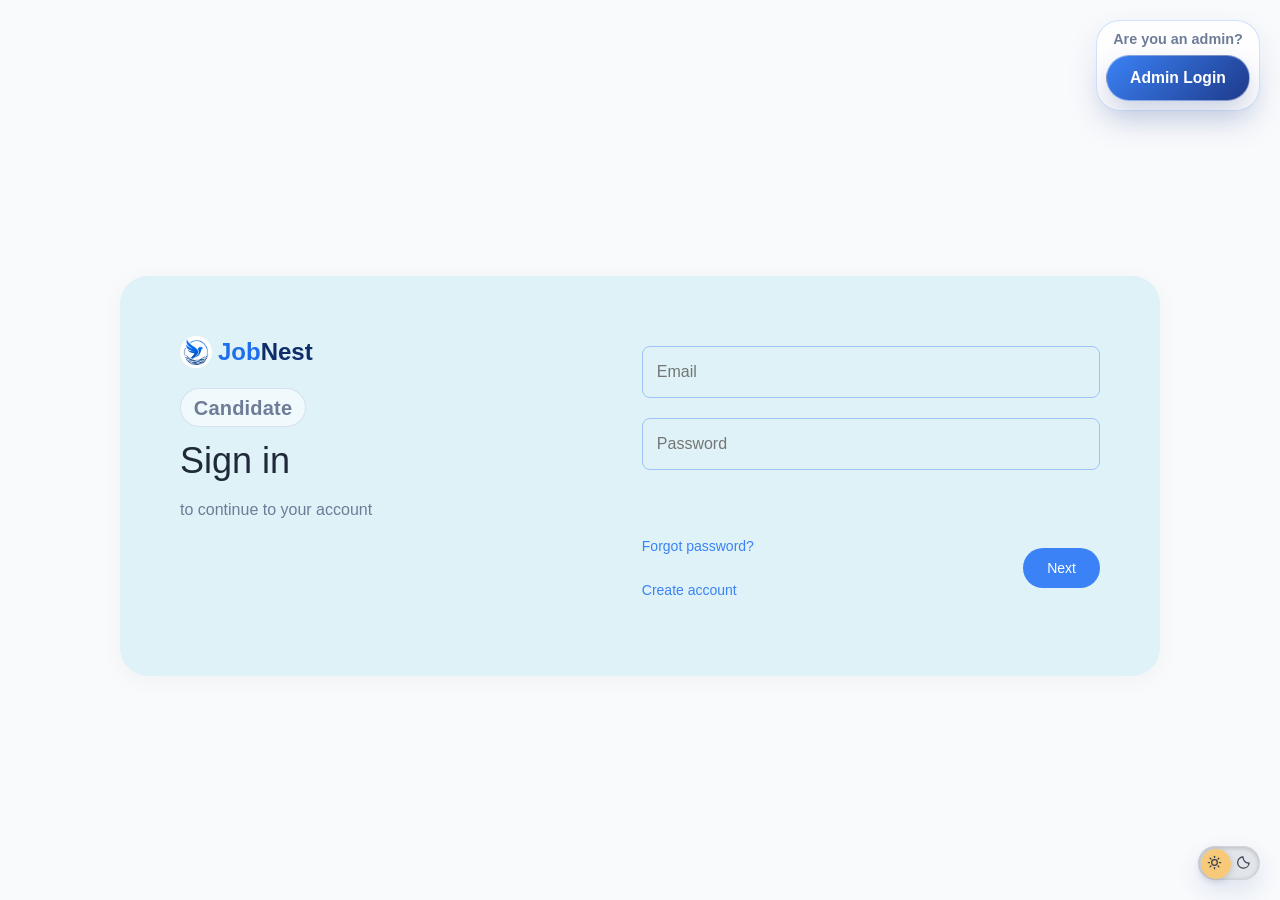
<file: client/candidate/authentication/login/login.html>
<!DOCTYPE html>
<html lang="en">


<head>
  <meta charset="UTF-8">
  <meta name="viewport" content="width=device-width, initial-scale=1.0">
  <title>Account Setup Flow</title>
  <script>(function () { try { if (localStorage.getItem("theme") === "dark") { document.documentElement.classList.add("theme-dark"); } } catch (error) { } })();</script>
  <link rel="shortcut icon" href="../../../assets/images/JobNest-logo.png" type="image/x-icon">
  <link rel="stylesheet" href="../../../assets/css/theme.css">
  <link rel="stylesheet" href="login.css">
  <script src="../../../assets/js/theme.js" defer></script>
  <script src="login.js" type="module" defer></script>
</head>


<body>
  <div class="auth-page">
    <header class="auth-topbar">
      <div class="auth-role-switcher" data-admin-login="../../../admin/authentication/login/login.html"
        data-candidate-login="../../../candidate/authentication/login/login.html">
        <span class="auth-role-switch-question">Are you an admin?</span>
        <a class="auth-role-switch" href="../../../admin/authentication/login/login.html"
          aria-label="Switch to admin login">
          <span class="auth-role-switch-label">Admin Login</span>
        </a>
      </div>
    </header>

    <!-- Page 1: Sign In -->
    <div id="page1" class="step active">
      <div class="card">
        <div class="left-panel">
          <div class="logo">
            <div class="logo-icon">
              <img src="../../../assets/images/JobNest-logo.png" alt="JobNest logo"
                style="width: 100%; height: 100%; object-fit: contain; border-radius: 8px;">
            </div>
            <span style="color: #1f6feb;">Job</span><span style="color: #0f2d6b; margin-left: -6px;">Nest</span>
          </div>
          <p class="auth-role-label">Candidate</p>
          <h1>Sign in</h1>
          <p class="subtitle">to continue to your account</p>
        </div>

        <div class="right-panel">
          <div class="form-group">
            <input type="email" placeholder="Email" required>
          </div>
          <div class="form-group">
            <input type="password" placeholder="Password" required>
          </div>


          <div class="actions">
            <div class="links-group">
              <button class="btn-link" type="button">Forgot password?</button>
              <!-- ID added to handle navigation in JS -->
              <button id="btn-go-to-register" class="btn-link" type="button">Create account</button>
            </div>
            <button id="btn-login-submit" class="btn-primary" type="button">Next</button>
          </div>
        </div>
      </div>
    </div>
  


    <!-- Page 2: Registration Step 1 -->
    <div id="page2" class="step">
      <div class="card">
        <div class="left-panel">
          <div class="logo">
            <div class="logo-icon">
              <img src="../../../assets/images/JobNest-logo.png" alt="JobNest logo"
                style="width: 100%; height: 100%; object-fit: contain; border-radius: 8px;">
            </div>
            <span style="color: #1f6feb;">Job</span><span style="color: #0f2d6b; margin-left: -3px;">Nest</span>
          </div>
          <h1>Create Account</h1>
          <p class="subtitle">Enter your details to get started</p>
        </div>


        <div class="right-panel">
          <div class="form-group">
            <input type="text" placeholder="Name" required>
          </div>
          <div class="form-group">
            <input type="email" placeholder="Email" required>
          </div>


          <div class="actions">
            <!-- ID added for back button -->
            <button id="btn-back-to-login" class="btn-ghost" type="button">Back</button>
            <button id="btn-register-step1-next" class="btn-primary" type="button">Next</button>
          </div>
        </div>
      </div>
    </div>
  


    <!-- Page 3: Registration Step 2 (Basic Info) -->
    <div id="page3" class="step">
      <div class="card">
        <div class="left-panel">
          <div class="logo">
            <div class="logo-icon">
              <img src="../../../assets/images/JobNest-logo.png" alt="JobNest logo"
                style="width: 100%; height: 100%; object-fit: contain; border-radius: 8px;">
            </div>
            <span style="color: #1f6feb;">Job</span><span style="color: #0f2d6b; margin-left: -3px;">Nest</span>
          </div>
          <h1>Basic Information</h1>
          <p class="subtitle">Tell us a bit more about yourself</p>
        </div>

        <div class="right-panel">
          <div class="form-row">
            <div class="form-group">
              <select aria-label="Month">
                <option value="" disabled selected>Month</option>
                <option value="1">Jan</option>
                <option value="2">Feb</option>
                <option value="3">Mar</option>
                <option value="4">Apr</option>
                <option value="5">May</option>
                <option value="6">Jun</option>
                <option value="7">Jul</option>
                <option value="8">Aug</option>
                <option value="9">Sep</option>
                <option value="10">Oct</option>
                <option value="11">Nov</option>
                <option value="12">Dec</option>
              </select>
            </div>
            <div class="form-group">
              <select aria-label="Day" required>
                <option value="" disabled selected>Day</option>
                </select>
            </div>
            <div class="form-group">
              <select aria-label="Year" required>
                <option value="" disabled selected>Year</option>
                </select>
            </div>
          </div>
          <div class="form-group">
            <select aria-label="Gender">
              <option value="" disabled selected>Gender</option>
              <option value="Female">Female</option>
              <option value="Male">Male</option>
              <option value="Other">Other</option>
            </select>
          </div>


          <div class="actions">
            <!-- ID added for back button -->
            <button id="btn-back-to-register-step1" class="btn-ghost" type="button">Back</button>
            <button id="btn-register-step2-next" class="btn-primary" type="button">Next</button>
          </div>
        </div>
      </div>
    </div>
    

  
    <!-- Page 4: Registration Step 3 (Password) -->
    <div id="page4" class="step">
      <div class="card">
        <div class="left-panel">
          <div class="logo">
            <div class="logo-icon">
              <img src="../../../assets/images/JobNest-logo.png" alt="JobNest logo"
                style="width: 100%; height: 100%; object-fit: contain; border-radius: 8px;">
            </div>
            <span style="color: #1f6feb;">Job</span><span style="color: #0f2d6b; margin-left: -3px;">Nest</span>
          </div>
          <h1>Create Your Password</h1>
          <p class="subtitle">Secure your new account</p>
        </div>

        <div class="right-panel">
          <div class="form-group">
            <input type="password" id="new-password" placeholder="Password" required>
          </div>
          <div class="form-group">
            <input type="password" id="confirm-password" placeholder="Confirm Password" required>
          </div>
          <label class="checkbox-group">
            <!-- ID added to handle toggle in JS -->
            <input type="checkbox" id="toggle-password-checkbox">
            Show password
          </label>

          <div class="actions">
            <!-- ID added for back button -->
            <button id="btn-back-to-register-step2" class="btn-ghost" type="button">Back</button>
            <button id="btn-register-final-submit" class="btn-primary" type="button">Next</button>
          </div>
        </div>
      </div>
    </div>
    <div class="auth-theme-utility">
      <button class="theme-toggle" type="button" data-theme-toggle aria-label="Switch to dark mode"
        aria-pressed="false">
        <svg class="theme-toggle-sun" viewBox="0 0 24 24" aria-hidden="true">
          <circle cx="12" cy="12" r="4.5"></circle>
          <path d="M12 2v2"></path>
          <path d="M12 20v2"></path>
          <path d="m4.93 4.93 1.41 1.41"></path>
          <path d="m17.66 17.66 1.41 1.41"></path>
          <path d="M2 12h2"></path>
          <path d="M20 12h2"></path>
          <path d="m4.93 19.07 1.41-1.41"></path>
          <path d="m17.66 6.34 1.41-1.41"></path>
        </svg>
        <svg class="theme-toggle-moon" viewBox="0 0 24 24" aria-hidden="true">
          <path d="M21 12.79A9 9 0 0 1 11.21 3 7 7 0 1 0 12 21a9 9 0 0 0 9-8.21Z"></path>
        </svg>
        <span class="theme-toggle-ball" aria-hidden="true"></span>
      </button>
    </div>
  </div>

</body>

</html>
</file>
<file: client/assets/css/theme.css>
:root {
    color-scheme: light;
    --theme-page-bg: #f7f8fc;
    --theme-surface-bg: #ffffff;
    --theme-surface-soft-bg: #f8fafc;
    --theme-navbar-bg: #ffffff;
    --theme-text-color: #1e2640;
    --theme-muted-text: #717b96;
    --theme-subtle-text: #8b94ad;
    --theme-border-color: #e4e9f3;
    --theme-border-strong-color: #d8deeb;
    --theme-shadow-sm: 0 8px 22px rgba(27, 39, 79, 0.05);
    --theme-shadow-md: 0 14px 34px rgba(27, 39, 79, 0.08);
    --theme-modal-bg: #ffffff;
    --theme-sidebar-bg: #ffffff;
    --theme-button-bg: #2e5bff;
    --theme-toggle-switch-bg: #e2e5e9;
    --theme-toggle-switch-active-bg: #2f343d;
    --theme-toggle-border: rgba(18, 24, 38, 0.08);
    --theme-toggle-ball-bg: #f7c978;
    --theme-toggle-ball-active-bg: #5f636b;
    --theme-toggle-icon: #354052;
    --theme-toggle-icon-active: #f8fafc;
}

html.theme-dark {
    color-scheme: dark;
    --theme-page-bg: #0f172a;
    --theme-surface-bg: #172033;
    --theme-surface-soft-bg: #111827;
    --theme-surface-soft-2-bg: #1b2740;
    --theme-navbar-bg: #151e31;
    --theme-text-color: #e6edf7;
    --theme-muted-text: #a5b4c8;
    --theme-subtle-text: #7f8ea5;
    --theme-border-color: #2d3b52;
    --theme-border-strong-color: #3c4c66;
    --theme-shadow-sm: 0 10px 26px rgba(0, 0, 0, 0.24);
    --theme-shadow-md: 0 18px 42px rgba(0, 0, 0, 0.34);
    --theme-modal-bg: #172033;
    --theme-sidebar-bg: #151e31;
    --theme-button-bg: #4f7cff;
    --theme-toggle-switch-bg: #2f343d;
    --theme-toggle-switch-active-bg: #2f343d;
    --theme-toggle-border: rgba(255, 255, 255, 0.08);
    --theme-toggle-ball-bg: #f7c978;
    --theme-toggle-ball-active-bg: #5f636b;
    --theme-toggle-icon: #dbe4f0;
    --theme-toggle-icon-active: #ffffff;

    --bg: var(--theme-page-bg);
    --page-bg: var(--theme-page-bg);
    --background: var(--theme-page-bg);
    --bg-body: var(--theme-page-bg);
    --surface: var(--theme-surface-bg);
    --bg-surface: var(--theme-surface-bg);
    --surface-soft: #182235;
    --surface-blue: #1d2d4a;
    --brand-soft: #182b4b;
    --soft-blue: #182b4b;
    --soft-green: #143225;
    --soft-orange: #3a2815;
    --white: #f8fafc;
    --text: var(--theme-text-color);
    --text-main: var(--theme-text-color);
    --text-secondary: var(--theme-muted-text);
    --text-soft: var(--theme-muted-text);
    --text-muted: var(--theme-subtle-text);
    --text-tertiary: var(--theme-subtle-text);
    --muted: var(--theme-muted-text);
    --border: var(--theme-border-color);
    --border-hover: #40516c;
    --border-strong: var(--theme-border-strong-color);
    --shadow-sm: var(--theme-shadow-sm);
    --shadow-md: var(--theme-shadow-md);
    --primary-light: #1d315d;
    --success-light: #143225;
    --success-text: #9af0c5;
    --danger-light: #3a1f28;
    --danger-text: #fda4af;
    --warning-light: #3a2a12;
    --warning-text: #fcd58a;
    --ring-track: #34435c;
    --brand-ring: #28416f;
}

html {
    background: var(--theme-page-bg);
}

body {
    transition: background-color 0.25s ease, color 0.25s ease;
}

.theme-toggle {
    position: relative;
    flex: 0 0 auto;
    width: 56px;
    height: 30px;
    display: inline-flex;
    align-items: center;
    justify-content: space-between;
    padding: 0 7px;
    border: 1px solid var(--theme-toggle-border);
    border-radius: 999px;
    background: var(--theme-toggle-switch-bg);
    box-shadow: inset 0 1px 4px rgba(15, 23, 42, 0.2), 0 1px 2px rgba(15, 23, 42, 0.08);
    color: var(--theme-toggle-icon);
    cursor: pointer;
    line-height: 0;
    transition: background-color 0.25s ease, border-color 0.25s ease, box-shadow 0.25s ease;
}

.theme-toggle svg {
    position: relative;
    z-index: 3;
    width: 14px;
    height: 14px;
    fill: none;
    stroke: currentColor;
    stroke-width: 2;
    stroke-linecap: round;
    stroke-linejoin: round;
    pointer-events: none;
    transition: color 0.25s ease, opacity 0.25s ease;
}

.theme-toggle-ball {
    position: absolute;
    z-index: 2;
    top: 2px;
    left: 2px;
    width: 26px;
    height: 26px;
    border-radius: 50%;
    background: var(--theme-toggle-ball-bg);
    box-shadow: 0 2px 7px rgba(15, 23, 42, 0.18);
    pointer-events: none;
    transform: translateX(0);
    transition: transform 0.28s ease, background-color 0.28s ease, box-shadow 0.28s ease;
}

.theme-toggle:focus-visible {
    outline: 2px solid var(--theme-button-bg);
    outline-offset: 3px;
}

html.theme-dark .theme-toggle {
    background: var(--theme-toggle-switch-active-bg);
    color: var(--theme-toggle-icon-active);
    box-shadow: inset 0 1px 5px rgba(0, 0, 0, 0.38), 0 1px 3px rgba(0, 0, 0, 0.24);
}

html.theme-dark .theme-toggle-ball {
    background: var(--theme-toggle-ball-active-bg);
    transform: translateX(26px);
}

html.theme-dark body {
    background: var(--theme-page-bg);
    color: var(--theme-text-color);
}

html.theme-dark .topbar,
html.theme-dark .navbar,
html.theme-dark .site-footer,
html.theme-dark .page-footer {
    background: var(--theme-navbar-bg);
    border-color: var(--theme-border-color);
    box-shadow: var(--theme-shadow-sm);
}

html.theme-dark .profile-card,
html.theme-dark .job-card,
html.theme-dark .app-card,
html.theme-dark .stat-card,
html.theme-dark .info-card,
html.theme-dark .content-card,
html.theme-dark .profile-summary,
html.theme-dark .company-summary,
html.theme-dark .card,
html.theme-dark .main-container,
html.theme-dark .performance-box,
html.theme-dark .performance-card,
html.theme-dark .meta-grid,
html.theme-dark .empty-state,
html.theme-dark .data-pair,
html.theme-dark .record-item,
html.theme-dark .company-meta-item,
html.theme-dark .info-pill-card,
html.theme-dark .faq-item,
html.theme-dark .resume-dropzone,
html.theme-dark .applicant-item,
html.theme-dark .profile-menu,
html.theme-dark .tag-input-container,
html.theme-dark .tag,
html.theme-dark .skill-chip,
html.theme-dark .skill-tag,
html.theme-dark .skill-pill,
html.theme-dark .language-pill,
html.theme-dark .lang-pill,
html.theme-dark .status-badge,
html.theme-dark .outline-button,
html.theme-dark .btn-secondary-link,
html.theme-dark .company-menu-item,
html.theme-dark .menu-item,
html.theme-dark .chip span,
html.theme-dark .pill,
html.theme-dark .delete-job-btn,
html.theme-dark .btn-reject {
    background: var(--theme-surface-bg);
    border-color: var(--theme-border-color);
    color: var(--theme-text-color);
    box-shadow: var(--theme-shadow-sm);
}

html.theme-dark .performance-box,
html.theme-dark .performance-card,
html.theme-dark .company-meta-item,
html.theme-dark .info-pill-card,
html.theme-dark .faq-item,
html.theme-dark .data-pair,
html.theme-dark .record-item,
html.theme-dark .insight-block,
html.theme-dark .resume-dropzone,
html.theme-dark .notification-soft-dot,
html.theme-dark .input-addon,
html.theme-dark .job-details,
html.theme-dark .app-details,
html.theme-dark .quick-nav-link.active,
html.theme-dark .quick-nav-link.is-active {
    background: var(--theme-surface-soft-2-bg);
}

html.theme-dark .job-details,
html.theme-dark .app-details,
html.theme-dark .applicants-container,
html.theme-dark .sidebar,
html.theme-dark .company-sidebar,
html.theme-dark .profile-drawer,
html.theme-dark .notifications-drawer,
html.theme-dark .success-overlay {
    background: var(--theme-sidebar-bg);
    border-color: var(--theme-border-color);
    color: var(--theme-text-color);
}

html.theme-dark .profile-modal {
    background: var(--theme-modal-bg);
    border-color: var(--theme-border-color);
    color: var(--theme-text-color);
}

html.theme-dark .tabs-nav {
    background: var(--theme-page-bg);
    border-color: var(--theme-border-color);
}

html.theme-dark .topbar-nav a,
html.theme-dark .navbar-user,
html.theme-dark .footer-links a,
html.theme-dark .profile-name,
html.theme-dark .profile-subtitle,
html.theme-dark .profile-title,
html.theme-dark .profile-degree,
html.theme-dark .profile-school,
html.theme-dark .profile-info,
html.theme-dark .profile-link,
html.theme-dark .profile-performance-head h3,
html.theme-dark .profile-performance-head span,
html.theme-dark .performance-title,
html.theme-dark .performance-label,
html.theme-dark .section-title,
html.theme-dark .feed-header,
html.theme-dark .job-title,
html.theme-dark .company-name,
html.theme-dark .company-sidebar-name,
html.theme-dark .company-sidebar-location,
html.theme-dark .company-title-block h1,
html.theme-dark .company-industry,
html.theme-dark .company-meta-item p,
html.theme-dark .body-copy,
html.theme-dark .card-head h3,
html.theme-dark .data-pair dd,
html.theme-dark .record-title,
html.theme-dark .record-meta,
html.theme-dark .record-year,
html.theme-dark .helper-copy,
html.theme-dark .detail-row,
html.theme-dark .detail-section p,
html.theme-dark .details-section p,
html.theme-dark .info-tag,
html.theme-dark .data-item,
html.theme-dark .info-item,
html.theme-dark .stat-label,
html.theme-dark .notification-message,
html.theme-dark .notification-subtext,
html.theme-dark .modal-title,
html.theme-dark .form-label,
html.theme-dark .checkbox-group,
html.theme-dark .performance-value,
html.theme-dark p.subtitle,
html.theme-dark h1,
html.theme-dark h2,
html.theme-dark h3,
html.theme-dark h4 {
    color: var(--theme-text-color);
}

html.theme-dark .helper-copy,
html.theme-dark .company-meta-item svg,
html.theme-dark .detail-row svg,
html.theme-dark .info-item svg,
html.theme-dark .data-item svg,
html.theme-dark .meta-label,
html.theme-dark .data-pair dt,
html.theme-dark .section-heading p,
html.theme-dark .empty-value,
html.theme-dark .empty-state,
html.theme-dark .quick-list li,
html.theme-dark .quick-nav-link,
html.theme-dark .tab-button,
html.theme-dark .text-soft,
html.theme-dark .posted-at,
html.theme-dark .step-item,
html.theme-dark .company-menu-item svg,
html.theme-dark .menu-item svg,
html.theme-dark .drawer-close,
html.theme-dark .notifications-close,
html.theme-dark .modal-close,
html.theme-dark .subtitle {
    color: var(--theme-muted-text);
}

html.theme-dark .icon-button,
html.theme-dark .edit-link,
html.theme-dark .edit-mini,
html.theme-dark .company-sidebar-close {
    color: #b7c5d9;
}

html.theme-dark input,
html.theme-dark select,
html.theme-dark textarea,
html.theme-dark .form-control,
html.theme-dark .text-input,
html.theme-dark .textarea-input,
html.theme-dark .select-input,
html.theme-dark .tag-input-field,
html.theme-dark .tag-input-container input {
    background-color: var(--theme-surface-soft-bg);
    border-color: var(--theme-border-strong-color);
    color: var(--theme-text-color);
}

html.theme-dark input::placeholder,
html.theme-dark textarea::placeholder {
    color: var(--theme-subtle-text);
}

html.theme-dark select.form-control,
html.theme-dark select.select-input {
    background-image: url("data:image/svg+xml;charset=UTF-8,%3csvg xmlns='http://www.w3.org/2000/svg' viewBox='0 0 24 24' fill='none' stroke='%23a5b4c8' stroke-width='2' stroke-linecap='round' stroke-linejoin='round'%3e%3cpolyline points='6 9 12 15 18 9'%3e%3c/polyline%3e%3c/svg%3e");
}

html.theme-dark .profile-overlay,
html.theme-dark .notifications-overlay,
html.theme-dark .company-overlay,
html.theme-dark .modal-overlay {
    background: rgba(3, 7, 18, 0.66);
}

html.theme-dark .menu-lines::before,
html.theme-dark .menu-lines::after,
html.theme-dark .menu-lines span {
    background: #aab7ca;
}

html.theme-dark .step-item::before {
    background: #22314f;
    border-color: #40516c;
}

html.theme-dark .step-item:not(:last-child)::after {
    background: #33425e;
}

html.theme-dark .step-item.active,
html.theme-dark .step-item.completed {
    color: var(--theme-text-color);
}

html.theme-dark .step-item.active::before,
html.theme-dark .step-item.completed::before {
    background: var(--theme-button-bg);
    border-color: var(--brand-ring);
}

html.theme-dark .profile-avatar::before,
html.theme-dark .progress-ring::before,
html.theme-dark .match-ring span {
    background: var(--theme-surface-bg);
}

html.theme-dark .company-logo-frame,
html.theme-dark .company-sidebar-logo,
html.theme-dark .menu-avatar,
html.theme-dark .avatar-shell,
html.theme-dark .profile-avatar-inner {
    background-color: #243149;
    background-image: linear-gradient(145deg, #263650, #182235);
    border-color: var(--theme-border-color);
    color: var(--theme-text-color);
}

html.theme-dark .notification-bell {
    stroke: #dbe4f0;
}

html.theme-dark .notification-soft-dot {
    fill: #1d315d;
}

html.theme-dark .quick-nav-link.active,
html.theme-dark .quick-nav-link.is-active,
html.theme-dark .chip input:checked + span,
html.theme-dark .tag-chip,
html.theme-dark .location-chip,
html.theme-dark .applicant-count span,
html.theme-dark .pill.active,
html.theme-dark .company-menu-item--primary {
    background: #1d315d;
    border-color: #385d9c;
    color: #cfe0ff;
}

html.theme-dark .posted-at--green,
html.theme-dark .status-Shortlisted,
html.theme-dark .status-shortlisted,
html.theme-dark .badge-free {
    background: #143225;
    border-color: #24543f;
    color: #9af0c5;
}

html.theme-dark .posted-at--yellow,
html.theme-dark .status-Pending {
    background: #3a2a12;
    border-color: #6a4b16;
    color: #fcd58a;
}

html.theme-dark .posted-at--red,
html.theme-dark .status-Rejected,
html.theme-dark .status-rejected {
    background: #3a1f28;
    border-color: #6b3441;
    color: #fda4af;
}

html.theme-dark .company-menu-item--logout {
    background: #341b24;
    border-color: rgba(248, 113, 113, 0.28);
    color: #fca5a5;
}

html.theme-dark .btn-select {
    background: #1f8f5f;
    color: #f8fafc;
}

html.theme-dark .btn-select:hover {
    background: #18734d;
}

html.theme-dark .btn-reject {
    background: #231924;
    border-color: #6b3441;
    color: #fda4af;
}

html.theme-dark .btn-reject:hover {
    background: #321f2b;
    color: #fecdd3;
}

html.theme-dark .delete-job-btn {
    background: #231924;
    border-color: #6b3441;
    color: #fda4af;
}

html.theme-dark .delete-job-btn:hover,
html.theme-dark .delete-job-btn:focus-visible {
    background: #321f2b;
    border-color: #8e4455;
    color: #fecdd3;
}

html.theme-dark .btn-primary,
html.theme-dark .btn-next,
html.theme-dark .btn-save,
html.theme-dark .btn-apply,
html.theme-dark .post-job-btn,
html.theme-dark .notifications-cta {
    background: var(--theme-button-bg);
    color: #ffffff;
}

html.theme-dark .btn-primary:hover,
html.theme-dark .btn-next:hover,
html.theme-dark .btn-save:hover,
html.theme-dark .btn-apply:hover,
html.theme-dark .post-job-btn:hover,
html.theme-dark .notifications-cta:hover {
    background: #6a90ff;
}

html.theme-dark .btn-link,
html.theme-dark .btn-ghost,
html.theme-dark .btn-cancel,
html.theme-dark .text-link,
html.theme-dark .expand-hint,
html.theme-dark .job-expand-footer,
html.theme-dark .nav-link {
    color: #8fb4ff;
}

html.theme-dark .btn-ghost:hover,
html.theme-dark .btn-link:hover,
html.theme-dark .btn-cancel:hover,
html.theme-dark .text-link:hover,
html.theme-dark .quick-nav-link:hover,
html.theme-dark .nav-link:hover {
    color: #bfd3ff;
}

html.theme-dark .performance-value {
    color: #f8fbff;
    text-shadow: 0 1px 0 rgba(0, 0, 0, 0.18);
}

html.theme-dark .performance-item a {
    color: #8fb4ff;
}

html.theme-dark .performance-item a:hover,
html.theme-dark .performance-item a:focus-visible {
    color: #bfd3ff;
}

html.theme-dark .chip span,
html.theme-dark .pill,
html.theme-dark .tag,
html.theme-dark .tag-chip,
html.theme-dark .location-chip,
html.theme-dark .skill-chip,
html.theme-dark .skill-tag,
html.theme-dark .skill-pill,
html.theme-dark .language-pill,
html.theme-dark .lang-pill {
    background: var(--theme-surface-soft-2-bg);
    border-color: #40516c;
    color: #d6e3f5;
}

html.theme-dark .tag button,
html.theme-dark .chip-remove-button {
    background: rgba(143, 180, 255, 0.16);
    color: #cfe0ff;
}

html.theme-dark .tag button:hover,
html.theme-dark .chip-remove-button:hover,
html.theme-dark .chip-remove-button:focus-visible {
    background: rgba(143, 180, 255, 0.24);
}

html.theme-dark .progress-badge,
html.theme-dark .profile-progress-badge {
    background: var(--theme-surface-bg);
    border-color: #40516c;
    color: #f87171;
}

html.theme-dark .success-overlay {
    background: rgba(10, 15, 28, 0.92);
}

html.theme-dark .success-title,
html.theme-dark .success-copy {
    color: var(--theme-text-color);
}

html.theme-dark .success-icon {
    background: #1f8f5f;
    color: #ffffff;
}

html.theme-dark .btn-secondary-link {
    background: var(--theme-surface-soft-2-bg);
    border-color: #40516c;
    color: #d6e3f5;
}

html.theme-dark .btn-secondary-link:hover,
html.theme-dark .btn-secondary-link:focus-visible {
    border-color: #5b82d1;
    color: #ffffff;
}

html.theme-dark .brand-wordmark span[style*="#0f2d6b"],
html.theme-dark .logo span[style*="#0f2d6b"],
html.theme-dark .navbar-brand span[style*="#0f2d6b"] {
    color: #93c5fd !important;
}

html.theme-dark .brand-wordmark span[style*="#1f6feb"],
html.theme-dark .logo span[style*="#1f6feb"],
html.theme-dark .navbar-brand span[style*="#1f6feb"] {
    color: #60a5fa !important;
}

.navbar-links .nav-link {
    left: auto;
    position: static;
}

@media (max-width: 640px) {
    .theme-toggle {
        width: 52px;
        height: 28px;
        padding: 0 6px;
    }

    .theme-toggle svg {
        width: 13px;
        height: 13px;
    }

    .theme-toggle-ball {
        width: 24px;
        height: 24px;
    }

    html.theme-dark .theme-toggle-ball {
        transform: translateX(24px);
    }
}

@media (max-width: 760px) {
    .navbar .navbar-user {
        width: auto;
        flex-direction: row;
        align-items: center;
        align-self: flex-end;
        justify-content: flex-end;
    }
}
</file>
<file: client/admin/profile/profile.css>
:root {
     --bg: #f7f8fc;
     --surface: #ffffff;
     --surface-soft: #fff1df;
     --surface-blue: #edf4ff;
     --border: #e4e9f3;
     --border-strong: #d8deeb;
     --text: #1e2640;
     --text-soft: #717b96;
     --text-muted: #8b94ad;
     --link: #2e5bff;
     --success: #2abf68;
     --brand-orange: #ff6d2e;
     --cta: #ff5b36;
     --shadow-sm: 0 8px 22px rgba(27, 39, 79, 0.05);
     --shadow-md: 0 14px 34px rgba(27, 39, 79, 0.06);
     --radius-xl: 28px;
     --radius-lg: 20px;
     --radius-md: 16px;
     --radius-sm: 12px;
     --radius-pill: 999px;
     --container: 1400px;
 }

 *,
 *::before,
 *::after {
     box-sizing: border-box;
 }

 html {
     font-size: 16px;
     scroll-behavior: smooth;
 }

 body {
     margin: 0;
     min-height: 100vh;
     font-family: "Segoe UI", Arial, sans-serif;
     background: var(--bg);
     color: var(--text);
 }

 body.modal-open {
     overflow: hidden;
 }

 img,
 svg {
     display: block;
     max-width: 100%;
 }

 a {
     color: inherit;
     text-decoration: none;
 }

button,
input,
textarea,
select {
    font: inherit;
}

select {
    appearance: none;
    -webkit-appearance: none;
    -moz-appearance: none;
}

 button {
     border: 0;
     padding: 0;
     background: none;
     color: inherit;
     cursor: pointer;
 }

 .page-shell,
 .footer-inner {
     width: min(calc(100% - 48px), var(--container));
     margin: 0 auto;
 }

 .navbar {
     min-height: 68px;
     display: flex;
     align-items: center;
     justify-content: space-between;
     padding: 0.75rem 5%;
     border-bottom: 1px solid var(--border);
     background: var(--surface);
     position: sticky;
     top: 0;
     flex-shrink: 0;
     z-index: 50;
     box-shadow: 0 1px 2px rgba(0, 0, 0, 0.05);
 }

 .navbar-brand {
     display: inline-flex;
     align-items: center;
     gap: 0.5rem;
     color: #0666eb;
     white-space: nowrap;
     font-size: 1.25rem;
     font-weight: 700;
 }

 .icon {
     fill: none;
     stroke: currentColor;
     stroke-width: 2;
     stroke-linecap: round;
     stroke-linejoin: round;
 }

 .navbar-user {
     position: relative;
     display: flex;
     align-items: center;
     gap: 1rem;
     color: var(--text-soft);
     font-weight: 500;
 }

 .navbar-links {
    display: flex;
    align-items: center;
    gap: 24px;
    color: #0666eb;
}
 .profile-menu {
     display: inline-flex;
     align-items: center;
     gap: 12px;
     min-height: 48px;
     padding: 8px 14px;
     border: 1px solid var(--border);
     border-radius: var(--radius-pill);
     background: var(--surface);
     box-shadow: 0 10px 24px rgba(23, 35, 71, 0.04);
     transition: border-color 0.18s ease, box-shadow 0.18s ease, transform 0.18s ease;
 }

 .profile-menu:hover {
     border-color: #d7deef;
     box-shadow: 0 12px 30px rgba(23, 35, 71, 0.08);
     transform: translateY(-1px);
 }

 .profile-menu:focus-visible {
     outline: 2px solid #0666eb;
     outline-offset: 4px;
     border-radius: 999px;
 }

 .menu-lines {
     position: relative;
     width: 20px;
     height: 14px;
     flex: 0 0 auto;
 }

 .menu-lines::before,
 .menu-lines::after,
 .menu-lines span {
     content: "";
     position: absolute;
     left: 0;
     right: 0;
     height: 2px;
     border-radius: 999px;
     background: #93a0ba;
 }

 .menu-lines::before {
     top: 0;
 }

 .menu-lines span {
     top: 6px;
 }

 .menu-lines::after {
     bottom: 0;
 }

 .profile-menu img {
     width: 32px;
     height: 32px;
     border: 2px solid var(--border);
     border-radius: 50%;
     object-fit: cover;
     background: #eef3ff;
 }

 .brand {
     display: inline-flex;
     align-items: center;
     gap: 8px;
     color: var(--link);
     white-space: nowrap;
 }

 .brand svg {
     width: 26px;
     height: 26px;
     color: var(--link);
     flex: 0 0 auto;
 }

 .brand-wordmark {
     display: inline-flex;
     align-items: baseline;
     gap: 2px;
     font-size: 0.96rem;
     font-weight: 700;
     letter-spacing: -0.02em;
 }

 .brand-blue {
     color: var(--link);
 }

 .brand-orange {
     color: var(--brand-orange);
     font-weight: 600;
 }

 .page-shell {
     padding: 24px 0 78px;
 }

 .info-card {
     background: var(--surface);
     border: 1px solid var(--border);
     border-radius: 18px;
     box-shadow: var(--shadow-sm);
 }

 .company-summary {
     display: grid;
     grid-template-columns: 220px minmax(0, 1fr);
     gap: 24px;
     align-items: stretch;
     padding: 24px;
     background: var(--surface);
     border: 1px solid var(--border);
     border-radius: var(--radius-xl);
     box-shadow: var(--shadow-md);
 }

 .company-logo-panel {
     display: flex;
     align-items: center;
     justify-content: center;
 }

 .company-logo-trigger {
     position: relative;
     width: 100%;
     max-width: 220px;
 }

 .company-logo-frame {
     min-height: 220px;
     width: 220px;
     display: grid;
     place-items: center;
     position: relative;
     border: 1px solid var(--border);
     border-radius: 24px;
     background: linear-gradient(145deg, #f6f8fd, #edf3ff);
     color: #32466f;
     font-size: 2.4rem;
     font-weight: 700;
     letter-spacing: -0.04em;
     text-transform: uppercase;
     overflow: hidden;
 }

 .company-logo-frame.has-photo {
     color: transparent;
 }

 .company-logo-edit {
     position: absolute;
     right: 12px;
     bottom: 12px;
     width: 36px;
     height: 36px;
     display: grid;
     place-items: center;
     border: 2px solid #fff;
     border-radius: 12px;
     background: #2f63ff;
     color: #fff;
     box-shadow: 0 10px 20px rgba(47, 99, 255, 0.24);
 }

 .company-logo-edit svg,
 .edit-link svg,
 .modal-close svg {
     width: 18px;
     height: 18px;
     stroke: currentColor;
     stroke-width: 1.8;
     fill: none;
     stroke-linecap: round;
     stroke-linejoin: round;
 }

 .company-main {
     display: grid;
     align-content: center;
     gap: 22px;
     padding: 10px 0;
 }

 .company-heading-row {
     display: flex;
     align-items: flex-start;
     justify-content: space-between;
     gap: 16px;
 }

 .company-title-block h1 {
     margin: 0;
     color: var(--text);
     font-size: clamp(2rem, 2.1vw, 2.35rem);
     line-height: 1.08;
     letter-spacing: -0.03em;
 }

 .company-industry {
     margin: 10px 0 0;
     color: #4c597c;
     font-size: 1rem;
     font-weight: 700;
 }

 .edit-link {
     color: #7a86a9;
 }

 .company-meta-grid {
     display: grid;
     grid-template-columns: repeat(2, minmax(0, 1fr));
     gap: 16px 20px;
 }

 .company-meta-item {
     display: flex;
     align-items: flex-start;
     gap: 12px;
     min-width: 0;
     padding: 14px 16px;
     border: 1px solid var(--border);
     border-radius: 16px;
     background: #fbfcff;
 }

 .company-meta-item svg {
     width: 18px;
     height: 18px;
     flex: 0 0 auto;
     margin-top: 1px;
     stroke: #7883a5;
     stroke-width: 1.9;
     fill: none;
     stroke-linecap: round;
     stroke-linejoin: round;
 }

 .company-meta-item p {
     margin: 4px 0 0;
     color: #223053;
     font-size: 0.95rem;
     font-weight: 600;
     line-height: 1.45;
     word-break: break-word;
 }

 .meta-label {
     color: var(--text-muted);
     font-size: 0.77rem;
     font-weight: 600;
     text-transform: uppercase;
     letter-spacing: 0.04em;
 }

 .company-content {
     display: grid;
     gap: 16px;
     margin-top: 24px;
 }

 .section-intro {
     margin-bottom: 18px;
 }

 .info-pill-grid {
     display: grid;
     grid-template-columns: repeat(2, minmax(0, 1fr));
     gap: 14px;
     margin-bottom: 18px;
 }

 .info-pill-card {
     padding: 16px 18px;
     border: 1px solid var(--border);
     border-radius: 16px;
     background: #fbfcff;
 }

 .info-pill-card p {
     margin: 8px 0 0;
     color: #223053;
     font-size: 0.96rem;
     font-weight: 600;
     line-height: 1.5;
 }

 .detail-block + .detail-block {
     margin-top: 18px;
 }

 .detail-block h4,
 .faq-item h4 {
     margin: 0 0 10px;
     color: #1e2640;
     font-size: 0.92rem;
     font-weight: 700;
 }

 .chip-cloud {
     display: flex;
     flex-wrap: wrap;
     gap: 10px;
 }

 .chip-cloud .tag,
 .empty-chip {
     display: inline-flex;
     align-items: center;
     min-height: 36px;
     padding: 0 14px;
     border: 1px solid #dbe3f2;
     border-radius: var(--radius-pill);
     background: #fbfcff;
     color: #40537f;
     font-size: 0.84rem;
     font-weight: 600;
 }

 .empty-chip {
     color: var(--text-muted);
     font-weight: 500;
 }

 .faq-list {
     display: grid;
     gap: 14px;
 }

 .faq-item {
     padding: 18px;
     border: 1px solid var(--border);
     border-radius: 16px;
     background: #fbfcff;
 }

 .faq-item p {
     margin: 0;
     color: #4a5779;
     font-size: 0.94rem;
     line-height: 1.65;
 }

 .content-card {
     padding: 22px 24px 24px;
 }

.card-head {
    display: flex;
    align-items: center;
    justify-content: space-between;
    gap: 12px;
    margin-bottom: 16px;
}

.card-head-group {
    display: flex;
    align-items: center;
    gap: 10px;
    flex-wrap: wrap;
}

.card-head h3 {
    margin: 0;
    color: var(--text);
    font-size: 1.03rem;
    line-height: 1.25;
}

.status-badge {
    display: inline-flex;
    align-items: center;
    min-height: 28px;
    padding: 0 10px;
    border: 1px solid #dbe4f4;
    border-radius: var(--radius-pill);
    background: #f8fbff;
    color: #5f6d8d;
    font-size: 0.78rem;
    font-weight: 700;
    letter-spacing: 0.01em;
}

 .text-link {
     color: var(--link);
     font-weight: 600;
 }

 .body-copy {
     margin: 0;
     color: #425173;
     font-size: 0.96rem;
     line-height: 1.75;
 }

.profile-data-grid {
    display: grid;
    grid-template-columns: repeat(2, minmax(0, 1fr));
    gap: 14px;
    margin: 0;
}

.account-data-grid {
    align-items: stretch;
}

.account-data-pair {
    background: #ffffff;
    box-shadow: inset 0 1px 0 rgba(255, 255, 255, 0.7);
}

 .data-pair {
     margin: 0;
     padding: 16px 18px;
     border: 1px solid var(--border);
     border-radius: 16px;
     background: #fbfcff;
 }

 .data-pair dt {
     margin: 0 0 8px;
     color: var(--text-muted);
     font-size: 0.78rem;
     font-weight: 600;
     text-transform: uppercase;
     letter-spacing: 0.04em;
 }

 .data-pair dd {
     margin: 0;
     color: var(--text);
     font-size: 0.95rem;
     font-weight: 600;
     line-height: 1.55;
     word-break: break-word;
 }

 .empty-value {
     color: var(--text-muted);
     font-style: italic;
     font-weight: 500;
 }

 .site-footer {
     background: var(--surface);
     border-top: 1px solid var(--border);
 }

 .footer-inner {
     display: flex;
     align-items: center;
     justify-content: center;
     gap: 64px;
     padding: 38px 0;
     text-align: center;
 }

 .footer-brand {
     margin: 0;
 }

 .footer-brand-block {
     display: grid;
     align-content: center;
     justify-items: center;
     flex: 0 0 auto;
 }

 .footer-links {
     display: grid;
     grid-template-columns: repeat(3, auto);
     justify-content: center;
     align-items: start;
     gap: 40px;
 }

 .footer-links div {
     display: grid;
     justify-items: center;
     gap: 12px;
 }

 .footer-links a {
     color: #22304f;
     font-size: 0.82rem;
 }

 .company-overlay {
     position: fixed;
     inset: 0;
     z-index: 96;
     background: rgba(29, 38, 62, 0.42);
     opacity: 0;
     pointer-events: none;
     transition: opacity 0.18s ease;
 }

 .company-overlay.open {
     opacity: 1;
     pointer-events: auto;
 }

 .company-sidebar {
     position: absolute;
     top: 0;
     right: 0;
     width: min(100%, 400px);
     min-width: 360px;
     height: 100dvh;
     padding: 24px 24px 28px;
     border-left: 1px solid rgba(207, 218, 236, 0.85);
     background: #fff;
     box-shadow: -24px 0 56px rgba(25, 36, 61, 0.16);
     transform: translateX(100%);
     transition: transform 0.26s ease;
     overflow: hidden;
 }

 .company-overlay.open .company-sidebar {
     transform: translateX(0);
 }

 .company-sidebar-close {
     position: absolute;
     top: 18px;
     right: 18px;
     width: 40px;
     height: 40px;
     display: grid;
     place-items: center;
     border-radius: 14px;
     color: #6b7a9b;
     transition: background-color 0.18s ease, color 0.18s ease;
 }

 .company-sidebar-close svg,
 .company-menu-item svg {
     width: 18px;
     height: 18px;
     stroke: currentColor;
     stroke-width: 1.8;
     fill: none;
     stroke-linecap: round;
     stroke-linejoin: round;
 }

 .company-sidebar-close:hover,
 .company-sidebar-close:focus-visible {
     background: #f3f7ff;
     color: #3457b1;
 }

 .company-sidebar-shell {
     height: 100%;
     display: flex;
     flex-direction: column;
     align-items: center;
     text-align: center;
     padding-top: 28px;
 }

 .company-sidebar-header {
     width: 100%;
     display: flex;
     flex-direction: column;
     align-items: center;
     gap: 18px;
     padding: 24px 18px 0;
 }

 .company-sidebar-logo {
     width: 100px;
     height: 100px;
     display: grid;
     place-items: center;
     position: relative;
     border: 1px solid #dbe5f4;
     border-radius: 20px;
     background: linear-gradient(145deg, #f9fbff, #edf3ff);
     color: #32466f;
     font-size: 2rem;
     font-weight: 700;
     letter-spacing: -0.04em;
     text-transform: uppercase;
     overflow: hidden;
     box-shadow: 0 12px 28px rgba(42, 88, 176, 0.08);
 }

 .company-sidebar-logo.has-photo {
     color: transparent;
 }

 .logo-initial {
     width: 100%;
     height: 100%;
     display: flex;
     align-items: center;
     justify-content: center;
 }

 .logo-img {
     width: 100%;
     height: 100%;
     display: block;
     object-fit: cover;
 }

 .company-sidebar-copy {
     width: 100%;
     min-width: 0;
 }

 .company-sidebar-name {
     margin: 0;
     color: #081a44;
     font-size: 1.45rem;
     font-weight: 700;
     line-height: 1.25;
 }

 .company-sidebar-location {
     margin: 8px 0 0;
     color: #7584a4;
     font-size: 0.97rem;
     font-weight: 500;
     line-height: 1.45;
 }

 .company-sidebar-menu {
     width: 100%;
     display: flex;
     flex-direction: column;
     gap: 10px;
     margin-top: 32px;
     padding: 0 4px 0 0;
 }

 .company-menu-item {
     display: flex;
     align-items: center;
     justify-content: flex-start;
     gap: 12px;
     width: 100%;
     min-height: 54px;
     padding: 0 0.75rem;
     border: 1px solid #e2e9f6;
     border-radius: 18px;
     color: #101b39;
     font-size: 0.98rem;
     font-weight: 600;
     background: #f9fbff;
     transition: background-color 0.18s ease, color 0.18s ease, border-color 0.18s ease,
         transform 0.18s ease;
 }

 .company-menu-item:hover,
 .company-menu-item:focus-visible {
     background: #f4f8ff;
     border-color: #cfdcf8;
     color: #1845ad;
     transform: translateY(-1px);
 }

 .company-menu-item svg {
     flex: 0 0 auto;
     color: #6f81a8;
 }

 .company-menu-item--primary {
     color: #2452c7;
     border-color: #d6e3ff;
     background: #f4f8ff;
 }

 .company-menu-item--primary svg {
     color: #6a85c7;
 }

 .company-menu-item--primary:hover,
 .company-menu-item--primary:focus-visible {
     color: #1d46ad;
     border-color: #bdd0fb;
     background: #edf4ff;
 }

 .company-sidebar-footer {
     width: 100%;
     margin-top: auto;
     padding: 20px 4px 0 0;
 }

 .company-menu-item--logout {
     border-color: rgba(212, 71, 71, 0.2);
     color: #d44747;
     background: #fff8f8;
 }

 .company-menu-item--logout svg {
     color: currentColor;
 }

 .company-menu-item--logout:hover,
 .company-menu-item--logout:focus-visible {
     background: #fff1f1;
     border-color: rgba(212, 71, 71, 0.32);
     color: #bf3434;
 }

 .modal-overlay {
     position: fixed;
     inset: 0;
     z-index: 101;
     display: grid;
     place-items: center;
     padding: 28px 16px;
     background: rgba(29, 38, 62, 0.52);
     opacity: 0;
     pointer-events: none;
     transition: opacity 0.2s;
 }

 .modal-overlay.open {
     opacity: 1;
     pointer-events: auto;
 }

 .profile-modal {
     width: min(100%, 680px);
     max-height: min(100vh - 56px, 820px);
     overflow-y: auto;
     padding: 34px 42px 32px;
     border-radius: 26px;
     background: #fff;
     box-shadow: 0 24px 68px rgba(20, 31, 55, 0.18);
     transform: translateY(20px);
     transition: transform 0.2s;
 }

.modal-overlay.open .profile-modal {
    transform: translateY(0);
}

#detailsModal .profile-modal {
    scrollbar-width: none;
    -ms-overflow-style: none;
}

#detailsModal .profile-modal::-webkit-scrollbar {
    display: none;
}

.modal-header {
    display: flex;
    align-items: flex-start;
    justify-content: space-between;
     gap: 16px;
     margin-bottom: 28px;
 }

 .modal-title {
     margin: 10px 0 0;
     color: #1f2336;
     font-size: 1.8rem;
     font-weight: 700;
     letter-spacing: -0.02em;
 }

 .modal-close {
     position: relative;
     top:10px;
     width: 36px;
     height: 36px;
     display: grid;
     place-items: center;
     border-radius: 50%;
     color: #7e8bb0;
 }

 .modal-form {
     display: grid;
     gap: 22px;
 }

 .form-group {
     margin: 0;
     padding: 0;
     border: 0;
 }

 .form-label {
     display: block;
     margin-bottom: 10px;
     color: #252a3c;
     font-size: 0.95rem;
     font-weight: 600;
 }

 .text-input,
 .textarea-input,
 .select-input {
     width: 100%;
     min-height: 44px;
     padding: 10px 14px;
     border: 1px solid #dce2ef;
     border-radius: 12px;
     background: #fff;
     color: #2a3145;
     font-size: 0.98rem;
     outline: none;
 }

 .select-input {
     padding: 12px 40px 12px 14px;
     line-height: 1.4;
     background-color: #ffffff;
     background-image: url("data:image/svg+xml;charset=UTF-8,%3Csvg xmlns='http://www.w3.org/2000/svg' viewBox='0 0 24 24' fill='none' stroke='%2364758b' stroke-width='2' stroke-linecap='round' stroke-linejoin='round'%3E%3Cpolyline points='6 9 12 15 18 9'%3E%3C/polyline%3E%3C/svg%3E");
     background-repeat: no-repeat;
     background-position: right 14px center;
     background-size: 14px;
 }

 .textarea-input {
     min-height: 112px;
     resize: vertical;
 }

 .text-input:focus,
 .textarea-input:focus,
 .select-input:focus {
     border-color: #b8c8f5;
     box-shadow: 0 0 0 3px rgba(92, 126, 235, 0.12);
 }

 html.theme-dark .select-input {
     background-color: #0f172a;
     background-image: url("data:image/svg+xml;charset=UTF-8,%3Csvg xmlns='http://www.w3.org/2000/svg' viewBox='0 0 24 24' fill='none' stroke='%23cbd5e1' stroke-width='2' stroke-linecap='round' stroke-linejoin='round'%3E%3Cpolyline points='6 9 12 15 18 9'%3E%3C/polyline%3E%3C/svg%3E");
     border-color: #334155;
     color: #e2e8f0;
 }

 html.theme-dark .select-input:focus {
     border-color: #3b82f6;
     box-shadow: 0 0 0 3px rgba(59, 130, 246, 0.18);
     outline: none;
 }

 .tag-input-container {
     display: flex;
     flex-wrap: wrap;
     gap: 8px;
     padding: 8px;
     border: 1px solid #dce2ef;
     border-radius: 12px;
     min-height: 44px;
 }

 .tag-input-container input {
     border: none;
     outline: none;
     flex-grow: 1;
     min-width: 120px;
     font-size: 0.98rem;
     background: transparent;
 }

 .tag {
     display: inline-flex;
     align-items: center;
     gap: 8px;
     min-height: 32px;
     padding: 0 10px 0 12px;
     border-radius: 16px;
     background: #eef3ff;
     color: #2e5bff;
     font-size: 0.84rem;
     font-weight: 600;
 }

 .tag button {
     display: inline-flex;
     align-items: center;
     justify-content: center;
     width: 18px;
     height: 18px;
     border-radius: 50%;
     color: inherit;
     font-size: 0.8rem;
     line-height: 1;
 }

 .modal-actions {
     display: flex;
     align-items: center;
     justify-content: flex-end;
     gap: 18px;
     margin-top: 4px;
     padding-top: 20px;
 }

 .btn-cancel,
 .btn-save {
     min-height: 46px;
     padding: 0 24px;
     border-radius: 999px;
     font-size: 1rem;
     font-weight: 600;
 }

 .btn-cancel {
     color: #2e5bff;
     background: transparent;
 }

 .btn-save {
     min-width: 96px;
     background: #2e5bff;
     color: #fff;
     box-shadow: 0 4px 14px rgba(46, 91, 255, 0.2);
 }

 @media (max-width: 1180px) {
     .company-summary {
         grid-template-columns: 200px minmax(0, 1fr);
     }

     .company-sidebar {
         width: min(42vw, 420px);
     }
 }

 @media (max-width: 980px) {
     .company-summary {
         grid-template-columns: 1fr;
     }

     .company-logo-panel {
         justify-content: flex-start;
     }

     .company-logo-trigger {
         max-width: 220px;
     }

     .company-meta-grid,
     .profile-data-grid,
     .info-pill-grid {
         grid-template-columns: 1fr;
     }

     .company-sidebar {
         width: min(86vw, 420px);
         min-width: 0;
     }
 }

 @media (max-width: 760px) {

     .page-shell,
     .footer-inner {
         width: min(calc(100% - 28px), var(--container));
     }

     .navbar {
         height: auto;
         padding-top: 18px;
         padding-bottom: 18px;
         flex-direction: column;
         align-items: flex-start;
         gap: 14px;
     }

     .navbar-user {
         width: 100%;
         flex-direction: column;
         align-items: stretch;
     }

     .company-summary,
     .content-card,
     .profile-modal {
         padding-left: 18px;
         padding-right: 18px;
     }

     .company-heading-row {
         flex-direction: column;
         align-items: flex-start;
     }

     .company-sidebar {
         width: min(92vw, 420px);
         min-width: 0;
         padding-left: 18px;
         padding-right: 18px;
     }

     .company-sidebar-close {
         top: 18px;
         right: 18px;
     }

     .footer-inner,
     .footer-links {
         display: grid;
         gap: 24px;
     }

     .footer-links {
         grid-template-columns: 1fr;
     }

     .profile-menu {
         align-self: flex-end;
     }
 }
</file>
<file: client/candidate/dashboard/dashboard.css>
/* Modern CSS Reset and Variables */
        @import url('https://fonts.googleapis.com/css2?family=Inter:wght@400;500;600;700&display=swap');

        :root {
            --primary: #2563eb;
            --primary-hover: #1d4ed8;
            --primary-light: #dbeafe;
            --success: #10b981;
            --success-light: #d1fae5;
            --success-text: #065f46;
            --danger: #ef4444;
            --danger-light: #fee2e2;
            --danger-text: #991b1b;
            --warning: #f59e0b;
            --warning-light: #fef3c7;
            --warning-text: #92400e;
            --bg-body: #f8fafc;
            --bg-surface: #ffffff;
            --text-main: #0f172a;
            --text-secondary: #475569;
            --text-tertiary: #94a3b8;
            --border: #e2e8f0;
            --border-hover: #cbd5e1;
            --shadow-sm: 0 1px 2px 0 rgb(0 0 0 / 0.05);
            --shadow-md: 0 4px 6px -1px rgb(0 0 0 / 0.1), 0 2px 4px -2px rgb(0 0 0 / 0.1);
            --radius-md: 0.5rem;
            --radius-lg: 0.75rem;
            --font-sans: 'Inter', sans-serif;
        }

        * {
            box-sizing: border-box;
            margin: 0;
            padding: 0;
        }

        body {
            font-family: var(--font-sans);
            background-color: var(--bg-body);
            color: var(--text-main);
            line-height: 1.5;
            -webkit-font-smoothing: antialiased;
        }

        /* --- Navbar --- */
        .navbar {
            background-color: var(--bg-surface);
            border-bottom: 1px solid var(--border);
            padding: 1rem 5%;
            display: flex;
            justify-content: space-between;
            align-items: center;
            position: sticky;
            top: 0;
            z-index: 50;
            box-shadow: var(--shadow-sm);
        }

        .navbar-brand {
            font-size: 1.25rem;
            font-weight: 700;
            color: var(--primary);
            display: flex;
            align-items: center;
            gap: 0.5rem;
        }

        .navbar-user {
            display: flex;
            align-items: center;
            gap: 1rem;
            font-weight: 500;
            color: var(--text-main);
        }

        .navbar-user img {
            width: 40px;
            height: 40px;
            border-radius: 50%;
            object-fit: cover;
            border: 2px solid var(--border);
        }

        /* --- Layout --- */
        .container {
            max-width: 1000px;
            margin: 2rem auto;
            padding: 0 1.5rem;
        }

        /* --- Row 2: Stats Grid --- */
        .stats-grid {
            display: grid;
            grid-template-columns: repeat(auto-fit, minmax(200px, 1fr));
            gap: 1.5rem;
            margin-bottom: 2.5rem;
        }

        .stat-card {
            background-color: var(--bg-surface);
            border: 1px solid var(--border);
            border-radius: var(--radius-lg);
            padding: 1.5rem;
            display: flex;
            flex-direction: column;
            box-shadow: var(--shadow-sm);
            position: relative;
            overflow: hidden;
        }

        .stat-card::before {
            content: '';
            position: absolute;
            top: 0;
            left: 0;
            width: 4px;
            height: 100%;
            border-radius: 4px 0 0 4px;
        }

        .stat-card:nth-child(1)::before { background-color: var(--primary); }
        .stat-card:nth-child(2)::before { background-color: var(--success); }
        .stat-card:nth-child(3)::before { background-color: var(--danger); }

        .stat-value {
            font-size: 2.25rem;
            font-weight: 700;
            color: var(--primary);
            margin-bottom: 0.25rem;
            line-height: 1;
        }

        .stat-label {
            color: var(--text-secondary);
            font-size: 0.875rem;
            font-weight: 500;
            text-transform: uppercase;
            letter-spacing: 0.05em;
        }

        /* --- Row 3: Applied Jobs List --- */
        .section-header {
            display: flex;
            justify-content: space-between;
            align-items: center;
            margin-bottom: 1.5rem;
        }

        .section-title {
            font-size: 1.5rem;
            color: var(--text-main);
            font-weight: 700;
        }

        .job-list {
            display: flex;
            flex-direction: column;
            gap: 1rem;
        }

        .empty-state {
            width: 100%;
            padding: 2rem;
            text-align: center;
            color: var(--text-secondary);
            background: var(--bg-surface);
            border: 1px dashed var(--border);
            border-radius: var(--radius-md);
        }

        /* Application Card */
        .app-card {
            background-color: var(--bg-surface);
            border: 1px solid var(--border);
            border-radius: var(--radius-lg);
            box-shadow: var(--shadow-sm);
            transition: all 0.2s;
            display: flex;
            flex-direction: column;
        }

        .app-card:hover {
            border-color: var(--border-hover);
            box-shadow: var(--shadow-md);
        }

        /* Summary Area (Clickable) */
        .app-summary {
            padding: 1.5rem;
            cursor: pointer;
            display: flex;
            flex-direction: column;
            gap: 1rem;
        }

        .app-header-top {
            display: flex;
            justify-content: space-between;
            align-items: flex-start;
        }

        .company-info {
            display: flex;
            align-items: center;
            gap: 1rem;
        }

        .company-logo {
            width: 50px;
            height: 50px;
            border-radius: var(--radius-md);
            border: 1px solid var(--border);
            object-fit: contain;
            background-color: #fff;
            padding: 0.25rem;
        }

        .job-title-group h3 {
            font-size: 1.25rem;
            font-weight: 600;
            color: var(--text-main);
            margin-bottom: 0.25rem;
        }

        .company-name {
            font-size: 0.9rem;
            color: var(--text-secondary);
            font-weight: 500;
        }

        /* Status Badges */
        .status-badge {
            display: inline-flex;
            align-items: center;
            gap: 0.375rem;
            font-size: 0.875rem;
            font-weight: 600;
            padding: 0.375rem 0.875rem;
            border-radius: 9999px;
            border: 1px solid transparent;
        }

        .status-Pending { 
            background-color: var(--warning-light); 
            color: var(--warning-text); 
            border-color: #fde68a;
        }
        .status-Shortlisted { 
            background-color: var(--success-light); 
            color: var(--success-text); 
            border-color: #a7f3d0;
        }
        .status-Rejected { 
            background-color: var(--danger-light); 
            color: var(--danger-text); 
            border-color: #fecaca;
        }

        /* Quick Info Grid */
        .quick-info {
            display: flex;
            flex-wrap: wrap;
            gap: 1.5rem;
            padding-top: 1rem;
            border-top: 1px dashed var(--border);
        }

        .info-item {
            display: flex;
            align-items: center;
            gap: 0.5rem;
            font-size: 0.875rem;
            color: var(--text-secondary);
        }

        .info-item svg {
            color: var(--text-tertiary);
            width: 18px;
            height: 18px;
        }

        .expand-hint {
            margin-left: auto;
            display: flex;
            align-items: center;
            gap: 0.5rem;
            font-size: 0.875rem;
            color: var(--primary);
            font-weight: 500;
        }
        
        .expand-icon {
            transition: transform 0.3s ease;
        }
        
        .app-card.expanded .expand-icon {
            transform: rotate(180deg);
        }

        /* --- Full Job Details (Expanded) --- */
        .app-details {
            display: none;
            border-top: 1px solid var(--border);
            background-color: var(--bg-body);
            padding: 1.5rem;
            border-radius: 0 0 var(--radius-lg) var(--radius-lg);
        }

        .app-card.expanded .app-details {
            display: block;
            animation: fadeIn 0.3s ease-out forwards;
        }

        @keyframes fadeIn {
            from { opacity: 0; transform: translateY(-5px); }
            to { opacity: 1; transform: translateY(0); }
        }

        .details-section {
            margin-bottom: 1.5rem;
        }

        .details-section:last-child {
            margin-bottom: 0;
        }

        .details-section h4 {
            font-size: 1rem;
            color: var(--text-main);
            margin-bottom: 0.75rem;
            display: flex;
            align-items: center;
            gap: 0.5rem;
        }

        .details-section p {
            font-size: 0.9rem;
            color: var(--text-secondary);
            line-height: 1.6;
            white-space: pre-wrap; /* Keeps line breaks from description */
        }

        /* Skills Tags */
        .skills-container {
            display: flex;
            flex-wrap: wrap;
            gap: 0.5rem;
        }

        .skill-tag {
            background-color: var(--bg-surface);
            border: 1px solid var(--border);
            color: var(--text-secondary);
            font-size: 0.8rem;
            padding: 0.25rem 0.75rem;
            border-radius: 9999px;
            font-weight: 500;
        }

        /* Meta Grid inside details */
        .meta-grid {
            display: grid;
            grid-template-columns: repeat(auto-fit, minmax(200px, 1fr));
            gap: 1rem;
            background-color: var(--bg-surface);
            padding: 1rem;
            border-radius: var(--radius-md);
            border: 1px solid var(--border);
        }

        .meta-box {
            display: flex;
            flex-direction: column;
            gap: 0.25rem;
        }

        .meta-box-label {
            font-size: 0.75rem;
            text-transform: uppercase;
            color: var(--text-tertiary);
            font-weight: 600;
        }

        .meta-box-value {
            font-size: 0.9rem;
            font-weight: 500;
            color: var(--text-main);
        }

        /* SVG Utilities */
        .icon {
            width: 16px;
            height: 16px;
            fill: none;
            stroke: currentColor;
            stroke-width: 2;
            stroke-linecap: round;
            stroke-linejoin: round;
        }

         /* === ORIGINAL EXACT CSS === */
 :root {
     --bg: #f7f8fc;
     --surface: #ffffff;
     --surface-soft: #fff1df;
     --surface-blue: #edf4ff;
     --border: #e4e9f3;
     --border-strong: #d8deeb;
     --text: #1e2640;
     --text-soft: #717b96;
     --text-muted: #8b94ad;
     --link: #2e5bff;
     --ring: #ef4444;
     --ring-track: #d9dee9;
     --success: #2abf68;
     --brand-orange: #ff6d2e;
     --cta: #ff5b36;
     --shadow-sm: 0 8px 22px rgba(27, 39, 79, 0.05);
     --shadow-md: 0 14px 34px rgba(27, 39, 79, 0.06);
     --radius-xl: 28px;
     --radius-lg: 20px;
     --radius-md: 16px;
     --radius-sm: 12px;
     --radius-pill: 999px;
     --container: 1400px;
     --sticky-tabs-top: 78px;
     --sticky-quick-top: 136px;
 }

 *,
 *::before,
 *::after {
     box-sizing: border-box;
 }

 html {
     font-size: 16px;
     scroll-behavior: smooth;
 }

 body {
     margin: 0;
     min-height: 100vh;
     display: flex;
     flex-direction: column;
     font-family: "Segoe UI", Arial, sans-serif;
     background: var(--bg);
     color: var(--text);
 }

 body.modal-open {
     overflow: hidden;
 }

 img,
 svg {
     display: block;
     max-width: 100%;
 }

 a {
     color: inherit;
     text-decoration: none;
 }

 button,
 input {
     font: inherit;
 }

 button {
     border: 0;
     padding: 0;
     background: none;
     color: inherit;
     cursor: pointer;
 }

 .sr-only {
     position: absolute;
     width: 1px;
     height: 1px;
     padding: 0;
     margin: -1px;
     overflow: hidden;
     clip: rect(0, 0, 0, 0);
     white-space: nowrap;
     border: 0;
 }

 .topbar {
     position: sticky;
     top: 0;
     z-index: 50;
     background: var(--surface);
     border-bottom: 1px solid rgba(228, 233, 243, 0.95);
     box-shadow: 0 5px 18px rgba(32, 42, 73, 0.03);
 }

 .topbar-inner,
 .page-shell,
 .footer-inner {
     width: min(calc(100% - 48px), var(--container));
     margin: 0 auto;
 }

 .topbar-inner {
     display: grid;
     grid-template-columns: auto 1fr auto;
     align-items: center;
     gap: 24px;
     min-height: 78px;
 }

 .topbar-nav {
     justify-self: start;
 }

 .dashboard-stats-grid {
     grid-template-columns: repeat(3, minmax(0, 1fr));
 }

 .brand {
     display: inline-flex;
     align-items: center;
     gap: 8px;
     color: var(--link);
     white-space: nowrap;
 }

 .brand svg {
     width: 26px;
     height: 26px;
     color: var(--link);
     flex: 0 0 auto;
 }

 .brand-wordmark {
     display: inline-flex;
     align-items: baseline;
     gap: 2px;
     font-size: 0.96rem;
     font-weight: 700;
     letter-spacing: -0.02em;
 }

 .brand-blue {
     color: var(--link);
 }

 .brand-orange {
     color: var(--brand-orange);
     font-weight: 600;
 }

 .topbar-nav {
     display: flex;
     align-items: center;
     gap: 32px;
 }

 .topbar-nav a {
     color: #24345d;
     font-size: 0.98rem;
     font-weight: 500;
 }

 .topbar-actions {
     display: flex;
     align-items: center;
     gap: 18px;
     justify-self: end;
 }

 .icon-button {
     color: #73809f;
     cursor: pointer;
 }

 .icon-button svg {
     width: 23px;
     height: 23px;
     stroke: currentColor;
     stroke-width: 1.9;
     fill: none;
     stroke-linecap: round;
     stroke-linejoin: round;
 }

 .profile-menu {
     display: inline-flex;
     align-items: center;
     gap: 12px;
     padding: 8px 14px;
     border: 1px solid var(--border);
     border-radius: var(--radius-pill);
     background: var(--surface);
     cursor: pointer;
 }

 .menu-lines {
     position: relative;
     width: 20px;
     height: 14px;
 }

 .menu-lines::before,
 .menu-lines::after,
 .menu-lines span {
     content: "";
     position: absolute;
     left: 0;
     right: 0;
     height: 2px;
     border-radius: 999px;
     background: #93a0ba;
 }

 .menu-lines::before {
     top: 0;
 }

 .menu-lines span {
     top: 6px;
 }

 .menu-lines::after {
     bottom: 0;
 }

 .menu-avatar {
     position: relative;
     width: 28px;
     height: 28px;
     border-radius: 50%;
     background: linear-gradient(180deg, #c6c6c6, #9f9f9f);
     overflow: hidden;
 }

 .menu-avatar::before {
     content: "";
     position: absolute;
     top: 4px;
     left: 50%;
     width: 10px;
     height: 10px;
     border-radius: 50%;
     background: #fff;
     transform: translateX(-50%);
 }

 .menu-avatar.has-photo {
     background-color: #d8dfef;
     background-position: center;
     background-repeat: no-repeat;
     background-size: cover;
 }

 .menu-avatar.has-photo::before,
 .menu-avatar.has-photo::after,
 .avatar-shell.has-photo::before,
 .avatar-shell.has-photo::after,
 .photo-preview-circle.has-photo::before,
 .photo-preview-circle.has-photo::after {
     display: none;
 }

 .menu-avatar::after {
     content: "";
     position: absolute;
     left: 50%;
     bottom: 3px;
     width: 18px;
     height: 10px;
     border-radius: 10px 10px 4px 4px;
     background: #fff;
     transform: translateX(-50%);
 }

  /* Footer CSS */
 .container {
     flex: 1;
     width: min(calc(100% - 48px), 1000px);
     margin-inline: auto;
 }

 .site-footer {
     background: var(--surface);
     border-top: 1px solid var(--border);
     
     
 }

 .footer-inner {
     display: flex;
     align-items: center;
     justify-content: center;
     gap: 64px;
     padding: 38px 0;
     text-align: center;
 }

 .footer-brand {
     margin: 0;
 }

 .footer-brand-block {
     display: grid;
     align-content: center;
     justify-items: center;
     flex: 0 0 auto;
 }

 .footer-links {
     display: grid;
     grid-template-columns: repeat(3, auto);
     justify-content: center;
     align-items: start;
     gap: 40px;
 }

 .footer-links div {
     display: grid;
     justify-items: center;
     gap: 12px;
 }

 .footer-links a {
     color: #22304f;
     font-size: 0.82rem;
 }

  /* PROFILE DRAWER CSS */
 .profile-overlay {
     position: fixed;
     inset: 0;
     z-index: 96;
     background: rgba(29, 38, 62, 0.4);
     opacity: 0;
     pointer-events: none;
     transition: opacity 0.18s ease;
 }

 .profile-overlay.open {
     opacity: 1;
     pointer-events: auto;
 }

 .profile-drawer {
     position: absolute;
     top: 0;
     right: 0;
     width: min(33vw, 470px);
     min-width: 420px;
     height: 100vh;
     padding: 30px 28px 32px;
     border-radius: 32px 0 0 32px;
     background: #fff;
     box-shadow: -16px 0 42px rgba(25, 36, 61, 0.1);
     transform: translateX(100%);
     transition: transform 0.22s ease;
     overflow-y: auto;
 }

 .profile-overlay.open .profile-drawer {
     transform: translateX(0);
 }

 .drawer-close {
     position: absolute;
     top: 22px;
     right: 22px;
     width: 36px;
     height: 36px;
     display: grid;
     place-items: center;
     border-radius: 50%;
     color: #7e8bb0;
     cursor: pointer;
 }

 .drawer-close svg {
     width: 18px;
     height: 18px;
     stroke: currentColor;
     stroke-width: 1.7;
     fill: none;
     stroke-linecap: round;
 }

 .profile-header {
     display: grid;
     grid-template-columns: auto minmax(0, 1fr);
     gap: 18px;
     align-items: start;
     padding: 18px 34px 0 8px;
 }

 .profile-avatar-block {
     display: flex;
     flex-direction: column;
     align-items: center;
     gap: 4px;
 }

 .profile-avatar {
     position: relative;
     width: 92px;
     height: 92px;
     display: grid;
     place-items: center;
     border-radius: 50%;
     background: conic-gradient(from 220deg, #f04c4d 0 40%, #e4e8f2 40% 100%);
 }

 .profile-avatar::before {
     content: "";
     position: absolute;
     inset: 5px;
     border-radius: 50%;
     background: #fff;
 }

 .profile-avatar-inner {
     position: relative;
     z-index: 1;
     width: 72px;
     height: 72px;
     border-radius: 50%;
     background: linear-gradient(180deg, #b9b9b9, #9e9e9e);
     overflow: hidden;
 }

 .profile-avatar-head {
     position: absolute;
     left: 50%;
     top: 10px;
     width: 26px;
     height: 26px;
     border-radius: 50%;
     background: #fff;
     transform: translateX(-50%);
 }

 .profile-avatar-body {
     position: absolute;
     left: 50%;
     bottom: 8px;
     width: 48px;
     height: 24px;
     border-radius: 26px 26px 8px 8px;
     background: #fff;
     transform: translateX(-50%);
 }

 .profile-avatar-progress {
     color: #f04c4d;
     font-size: 0.78rem;
     font-weight: 700;
 }

 .profile-info {
     min-width: 0;
     padding-top: 6px;
 }

 .profile-name {
     margin: 0 0 8px;
     color: #081a44;
     font-size: 1.05rem;
     font-weight: 700;
     line-height: 1.3;
 }

 .profile-subtitle {
     margin: 0 0 14px;
     color: #394867;
     font-size: 0.92rem;
     line-height: 1.4;
 }

 .profile-link {
     color: #2f63ff;
     font-size: 0.92rem;
     font-weight: 700;
 }

 .profile-drawer-divider {
     height: 1px;
     margin: 24px 8px 26px;
     background: #e6ebf4;
 }

 .profile-performance {
     padding: 0 8px;
 }

 .profile-performance-head {
     display: flex;
     align-items: center;
     justify-content: space-between;
     gap: 12px;
     margin-bottom: 16px;
 }

 .profile-performance-head h3 {
     margin: 0;
     color: #081a44;
     font-size: 0.99rem;
     font-weight: 700;
 }

 .profile-performance-head span {
     color: #8898be;
     font-size: 0.82rem;
 }

 .performance-card {
     display: grid;
     grid-template-columns: repeat(2, minmax(0, 1fr));
     border-radius: 18px;
     background: #f5f8fd;
     overflow: hidden;
 }

 .performance-item {
     display: grid;
     justify-items: center;
     gap: 8px;
     padding: 26px 18px 20px;
     text-align: center;
 }

 .performance-item+.performance-item {
     border-left: 1px solid #dfe7f4;
 }

 .performance-value {
     margin: 0;
     color: #081a44;
     font-size: 1.9rem;
     font-weight: 700;
     line-height: 1;
 }

 .performance-label {
     margin: 0;
     color: #091c47;
     font-size: 0.88rem;
     line-height: 1.35;
 }

 .performance-item a {
     color: #2f63ff;
     font-size: 0.9rem;
     font-weight: 700;
 }

 .profile-menu-list {
     display: grid;
     gap: 4px;
     margin: 20px 8px 0;
 }

 .menu-item {
     display: flex;
     align-items: center;
     gap: 14px;
     min-height: 48px;
     padding: 0 0.75rem;
     border-radius: 12px;
     color: #101b39;
     font-size: 0.97rem;
     font-weight: 500;
 }

 .menu-item:hover {
     background: #f6f8fc;
 }

.menu-item svg {
    width: 22px;
    height: 22px;
    flex: 0 0 auto;
    stroke: #6f81a8;
     stroke-width: 1.8;
     fill: none;
    stroke-linecap: round;
    stroke-linejoin: round;
}

.menu-item--logout {
    color: #b91c1c;
    background: #fef2f2;
    border: 1px solid #fecaca;
}

.menu-item--logout:hover,
.menu-item--logout:focus-visible {
    background: #fee2e2;
    border-color: #fca5a5;
    color: #991b1b;
    outline: none;
}

.menu-item--logout svg {
    stroke: #dc2626;
}

html.theme-dark .menu-item--logout {
    background: #3a1f28;
    border: 1px solid #7f1d1d;
    color: #fda4af;
    box-shadow: none;
}

html.theme-dark .menu-item--logout:hover,
html.theme-dark .menu-item--logout:focus-visible {
    background: #4a1f2a;
    border-color: #b91c1c;
    color: #fecdd3;
    outline: none;
}

html.theme-dark .menu-item--logout svg {
    stroke: #fda4af;
}

 /* NOTIFICATIONS DRAWER CSS */
 .notifications-overlay {
     position: fixed;
     inset: 0;
     z-index: 95;
     background: rgba(29, 38, 62, 0.4);
     opacity: 0;
     pointer-events: none;
     transition: opacity 0.18s ease;
 }

 .notifications-overlay.open {
     opacity: 1;
     pointer-events: auto;
 }

 .notifications-drawer {
     position: absolute;
     top: 0;
     right: 0;
     width: min(38vw, 580px);
     min-width: 520px;
     height: 100vh;
     display: flex;
     flex-direction: column;
     padding: 34px 34px 40px;
     border-radius: 34px 0 0 34px;
     background: #fff;
     box-shadow: -16px 0 42px rgba(25, 36, 61, 0.1);
     transform: translateX(100%);
     transition: transform 0.22s ease;
 }

 .notifications-overlay.open .notifications-drawer {
     transform: translateX(0);
 }

 .notifications-header {
     display: flex;
     align-items: center;
     justify-content: space-between;
     gap: 16px;
     margin-bottom: 24px;
 }

 .notifications-title {
     margin: 0;
     color: #1f2336;
     font-size: 2rem;
     font-weight: 700;
     letter-spacing: -0.03em;
 }

 .notifications-close {
     width: 36px;
     height: 36px;
     display: grid;
     place-items: center;
     border-radius: 50%;
     color: #7e8bb0;
     cursor: pointer;
 }

 .notifications-close svg {
     width: 18px;
     height: 18px;
     stroke: currentColor;
     stroke-width: 1.7;
     fill: none;
     stroke-linecap: round;
 }

 .notifications-body {
     flex: 1;
     display: flex;
     flex-direction: column;
     align-items: center;
     justify-content: center;
     padding: 22px 26px 56px;
     text-align: center;
 }

 .notification-illustration {
     width: 124px;
     margin-bottom: 28px;
     color: #20263c;
 }

 .notification-illustration svg {
     width: 100%;
     height: auto;
 }

 .notification-bell {
     fill: none;
     stroke: #2c344c;
     stroke-width: 4;
     stroke-linecap: round;
     stroke-linejoin: round;
 }

 .notification-dot {
     fill: #ff6d5a;
 }

 .notification-soft-dot {
     fill: #eef3ff;
 }

 .notification-message {
     margin: 0 0 12px;
     color: #1f2336;
     font-size: 1.42rem;
     font-weight: 700;
     letter-spacing: -0.02em;
 }

 .notification-subtext {
     max-width: 320px;
     margin: 0 0 28px;
     color: #7080a3;
     font-size: 0.98rem;
     line-height: 1.65;
 }

 .notifications-cta {
     min-height: 48px;
     padding: 0 24px;
     border-radius: 999px;
     background: #2f63ff;
     color: #fff;
     font-size: 0.98rem;
     font-weight: 700;
     cursor: pointer;
 }

 @media (max-width: 1240px) {
     :root {
         --sticky-tabs-top: 110px;
         --sticky-quick-top: 168px;
     }

     .topbar-inner {
         gap: 16px 20px;
         padding: 14px 0;
     }

     .profile-summary {
         grid-template-columns: 240px minmax(0, 1fr);
     }
 }

 @media (max-width: 980px) {
     .topbar-inner,
     .container,
     .footer-inner {
         width: min(calc(100% - 32px), var(--container));
     }

     .topbar-inner {
         grid-template-columns: 1fr auto;
         grid-template-areas:
             "brand actions"
             "nav nav";
         align-items: center;
         min-height: auto;
     }

     .brand {
         grid-area: brand;
     }

     .topbar-actions {
         grid-area: actions;
     }

     .topbar-nav {
         grid-area: nav;
         width: 100%;
         justify-self: stretch;
         overflow-x: auto;
         gap: 20px;
         padding-bottom: 4px;
     }

     .topbar-nav::-webkit-scrollbar {
         display: none;
     }

     .container {
         margin: 1.5rem auto;
         padding: 0;
     }

     .dashboard-stats-grid {
         grid-template-columns: repeat(2, minmax(0, 1fr));
         gap: 1rem;
         margin-bottom: 2rem;
     }

     .stat-card {
         padding: 1.25rem;
     }

     .app-summary,
     .app-details {
         padding: 1.25rem;
     }

     .app-header-top {
         gap: 1rem;
     }

     .quick-info {
         gap: 1rem;
     }

     .meta-grid {
         grid-template-columns: repeat(2, minmax(0, 1fr));
     }

     .footer-inner {
         flex-direction: column;
         gap: 28px;
         padding: 28px 0;
     }

     .footer-links {
         gap: 24px;
     }

     .tabs-nav,
     .quick-card {
         position: static;
         top: auto;
     }

     .profile-summary {
         grid-template-columns: 1fr;
         gap: 24px;
     }

     .lower-grid {
         grid-template-columns: 1fr;
     }

     .quick-card {
         order: 0;
         display: none;
     }

     .notifications-drawer {
         width: min(88vw, 580px);
         min-width: 0;
     }

     .profile-drawer {
         width: min(82vw, 470px);
         min-width: 0;
     }
 }

 @media (max-width: 640px) {
     .topbar-inner,
     .container,
     .footer-inner {
         width: min(calc(100% - 24px), var(--container));
     }

     .topbar-inner {
         gap: 12px 16px;
         padding: 12px 0;
     }

     .brand-wordmark {
         font-size: 0.9rem;
     }

     .topbar-actions {
         gap: 10px;
     }

     .profile-menu {
         padding: 7px 10px;
         gap: 10px;
     }

     .container {
         margin: 1rem auto 1.5rem;
     }

     .dashboard-stats-grid {
         grid-template-columns: 1fr;
         gap: 0.9rem;
         margin-bottom: 1.5rem;
     }

     .stat-card {
         padding: 1rem;
     }

     .stat-value {
         font-size: 1.9rem;
     }

     .section-header {
         margin-bottom: 1rem;
     }

     .section-title {
         font-size: 1.2rem;
     }

     .app-summary,
     .app-details {
         padding: 1rem;
     }

     .app-header-top,
     .company-info {
         flex-direction: column;
         align-items: flex-start;
     }

     .status-badge {
         align-self: flex-start;
         font-size: 0.8rem;
         padding: 0.35rem 0.75rem;
     }

     .job-title-group h3 {
         font-size: 1.05rem;
     }

     .quick-info {
         flex-direction: column;
         align-items: flex-start;
         gap: 0.75rem;
     }

     .expand-hint {
         margin-left: 0;
     }

     .meta-grid,
     .performance-card,
     .footer-links {
         grid-template-columns: 1fr;
     }

     .performance-item + .performance-item {
         border-left: 0;
         border-top: 1px solid #dfe7f4;
     }

     .profile-header {
         grid-template-columns: 1fr;
         justify-items: center;
         text-align: center;
         padding: 32px 8px 0;
     }

     .profile-info {
         padding-top: 0;
     }

     .profile-performance-head {
         flex-direction: column;
         align-items: flex-start;
     }

     .profile-drawer,
     .notifications-drawer {
         width: 100vw;
         min-width: 0;
         border-radius: 0;
         padding: 24px 18px 28px;
     }

     .notifications-title {
         font-size: 1.5rem;
     }

     .notifications-body {
         padding: 8px 0 24px;
     }

     .notification-message {
         font-size: 1.2rem;
     }

     .footer-links div {
         gap: 10px;
     }
 }
</file>
<file: client/candidate/profile/profile.css>
/* === ORIGINAL EXACT CSS === */
 :root {
     --bg: #f7f8fc;
     --surface: #ffffff;
     --surface-soft: #fff1df;
     --surface-blue: #edf4ff;
     --border: #e4e9f3;
     --border-strong: #d8deeb;
     --text: #1e2640;
     --text-soft: #717b96;
     --text-muted: #8b94ad;
     --link: #2e5bff;
     --ring: #ef4444;
     --ring-track: #d9dee9;
     --success: #2abf68;
     --brand-orange: #ff6d2e;
     --cta: #ff5b36;
     --shadow-sm: 0 8px 22px rgba(27, 39, 79, 0.05);
     --shadow-md: 0 14px 34px rgba(27, 39, 79, 0.06);
     --radius-xl: 28px;
     --radius-lg: 20px;
     --radius-md: 16px;
     --radius-sm: 12px;
     --radius-pill: 999px;
     --container: 1400px;
     --sticky-tabs-top: 78px;
     --sticky-quick-top: 136px;
 }

 *,
 *::before,
 *::after {
     box-sizing: border-box;
 }

 html {
     font-size: 16px;
     scroll-behavior: smooth;
 }

 body {
     margin: 0;
     min-height: 100vh;
     font-family: "Segoe UI", Arial, sans-serif;
     background: var(--bg);
     color: var(--text);
 }

 body.modal-open {
     overflow: hidden;
 }

 img,
 svg {
     display: block;
     max-width: 100%;
 }

 a {
     color: inherit;
     text-decoration: none;
 }

 button,
 input {
     font: inherit;
 }

 button {
     border: 0;
     padding: 0;
     background: none;
     color: inherit;
     cursor: pointer;
 }

 .sr-only {
     position: absolute;
     width: 1px;
     height: 1px;
     padding: 0;
     margin: -1px;
     overflow: hidden;
     clip: rect(0, 0, 0, 0);
     white-space: nowrap;
     border: 0;
 }

 .topbar {
     position: sticky;
     top: 0;
     z-index: 50;
     background: var(--surface);
     border-bottom: 1px solid rgba(228, 233, 243, 0.95);
     box-shadow: 0 5px 18px rgba(32, 42, 73, 0.03);
 }

 .topbar-inner,
 .page-shell,
 .footer-inner {
     width: min(calc(100% - 48px), var(--container));
     margin: 0 auto;
 }

 .topbar-inner {
     display: grid;
     grid-template-columns: auto auto minmax(280px, 1fr) auto;
     align-items: center;
     gap: 24px;
     min-height: 78px;
 }

 .brand {
     display: inline-flex;
     align-items: center;
     gap: 8px;
     color: var(--link);
     white-space: nowrap;
 }

 .brand svg {
     width: 26px;
     height: 26px;
     color: var(--link);
     flex: 0 0 auto;
 }

 .brand-wordmark {
     display: inline-flex;
     align-items: baseline;
     gap: 2px;
     font-size: 0.96rem;
     font-weight: 700;
     letter-spacing: -0.02em;
 }

 .brand-blue {
     color: var(--link);
 }

 .brand-orange {
     color: var(--brand-orange);
     font-weight: 600;
 }

 .topbar-nav {
     display: flex;
     align-items: center;
     gap: 32px;
 }

 .topbar-nav a {
     color: #24345d;
     font-size: 0.98rem;
     font-weight: 500;
 }

 .topbar-actions {
     display: flex;
     align-items: center;
     gap: 18px;
     justify-self: end;
 }

 .icon-button {
     color: #73809f;
     cursor: pointer;
 }

 .icon-button svg {
     width: 23px;
     height: 23px;
     stroke: currentColor;
     stroke-width: 1.9;
     fill: none;
     stroke-linecap: round;
     stroke-linejoin: round;
 }

 .profile-menu {
     display: inline-flex;
     align-items: center;
     gap: 12px;
     padding: 8px 14px;
     border: 1px solid var(--border);
     border-radius: var(--radius-pill);
     background: var(--surface);
     cursor: pointer;
 }

 .menu-lines {
     position: relative;
     width: 20px;
     height: 14px;
 }

 .menu-lines::before,
 .menu-lines::after,
 .menu-lines span {
     content: "";
     position: absolute;
     left: 0;
     right: 0;
     height: 2px;
     border-radius: 999px;
     background: #93a0ba;
 }

 .menu-lines::before {
     top: 0;
 }

 .menu-lines span {
     top: 6px;
 }

 .menu-lines::after {
     bottom: 0;
 }

 .menu-avatar {
     position: relative;
     width: 28px;
     height: 28px;
     border-radius: 50%;
     background: linear-gradient(180deg, #c6c6c6, #9f9f9f);
     overflow: hidden;
 }

 .menu-avatar::before {
     content: "";
     position: absolute;
     top: 4px;
     left: 50%;
     width: 10px;
     height: 10px;
     border-radius: 50%;
     background: #fff;
     transform: translateX(-50%);
 }

 .menu-avatar.has-photo {
     background-color: #d8dfef;
     background-position: center;
     background-repeat: no-repeat;
     background-size: cover;
 }

 .menu-avatar.has-photo::before,
 .menu-avatar.has-photo::after,
 .avatar-shell.has-photo::before,
 .avatar-shell.has-photo::after,
 .photo-preview-circle.has-photo::before,
 .photo-preview-circle.has-photo::after {
     display: none;
 }

 .menu-avatar::after {
     content: "";
     position: absolute;
     left: 50%;
     bottom: 3px;
     width: 18px;
     height: 10px;
     border-radius: 10px 10px 4px 4px;
     background: #fff;
     transform: translateX(-50%);
 }

 .page-shell {
     padding: 24px 0 78px;
 }

 .profile-summary {
     display: grid;
     grid-template-columns: 252px minmax(420px, 1fr);
     gap: 34px;
     padding: 22px 24px;
     background: var(--surface);
     border: 1px solid var(--border);
     border-radius: var(--radius-xl);
     box-shadow: var(--shadow-md);
 }

 .progress-panel {
     display: flex;
     flex-direction: column;
     align-items: center;
     justify-content: center;
     padding: 16px 8px;
     text-align: center;
 }

 .progress-ring {
     position: relative;
     width: 206px;
     height: 206px;
     display: grid;
     place-items: center;
     border-radius: 50%;
 }

 .progress-ring-svg {
     position: absolute;
     inset: 0;
     width: 100%;
     height: 100%;
     transition: all 0.5s ease;
 }

 .progress-ring-track,
 .progress-ring-fill {
     fill: none;
     stroke-width: 5.25;
 }

 .progress-ring-track {
     stroke: var(--ring-track);
 }

 .progress-ring-fill {
     stroke: var(--ring);
     stroke-dasharray: 100;
     stroke-dashoffset: 100;
     stroke-linecap: round;
     transition: stroke-dashoffset 0.5s ease, stroke 0.5s ease;
 }

 .progress-ring::before {
     content: "";
     position: absolute;
     inset: 9px;
     border-radius: 50%;
     background: var(--surface);
 }

 .avatar-trigger {
     position: relative;
     z-index: 1;
     display: grid;
     place-items: center;
     width: 166px;
     height: 166px;
     border-radius: 50%;
     cursor: pointer;
 }

 .avatar-trigger:hover .avatar-shell,
 .avatar-trigger:focus-visible .avatar-shell {
     transform: scale(1.02);
     box-shadow: 0 12px 28px rgba(27, 39, 79, 0.16);
 }

 .avatar-trigger:focus-visible {
     outline: 0;
 }

 .avatar-shell {
     position: relative;
     width: 166px;
     height: 166px;
     border-radius: 50%;
     background: #a0a0a0;
     overflow: hidden;
     transition: transform 0.16s ease, box-shadow 0.16s ease;
 }

 .avatar-shell::before {
     content: "";
     position: absolute;
     top: 14px;
     left: 50%;
     width: 60px;
     height: 60px;
     border-radius: 50%;
     background: #fff;
     transform: translateX(-50%);
 }

 .avatar-shell.has-photo,
 .photo-preview-circle.has-photo {
     background-color: #d8dfef;
     background-position: center;
     background-repeat: no-repeat;
     background-size: cover;
 }

 .avatar-edit-badge {
     position: absolute;
     right: 10px;
     bottom: 16px;
     width: 36px;
     height: 36px;
     display: grid;
     place-items: center;
     border: 2px solid #fff;
     border-radius: 50%;
     background: #2f63ff;
     color: #fff;
     box-shadow: 0 10px 20px rgba(47, 99, 255, 0.24);
 }

 .avatar-edit-badge svg {
     width: 16px;
     height: 16px;
     stroke: currentColor;
     stroke-width: 1.8;
     fill: none;
     stroke-linecap: round;
     stroke-linejoin: round;
 }

 .avatar-shell::after {
     content: "";
     position: absolute;
     left: 50%;
     bottom: 18px;
     width: 116px;
     height: 62px;
     border-radius: 60px 60px 22px 22px;
     background: #fff;
     transform: translateX(-50%);
 }

 .progress-badge {
     position: absolute;
     left: 50%;
     bottom: -16px;
     z-index: 2;
     min-width: 72px;
     padding: 8px 16px;
     border: 1px solid #eceef5;
     border-radius: var(--radius-pill);
     background: var(--surface);
     color: var(--ring);
     font-size: 1.03rem;
     font-weight: 700;
     transform: translateX(-50%);
     box-shadow: var(--shadow-sm);
     transition: color 0.5s ease;
 }

 .progress-note {
     max-width: 210px;
     margin: 34px 0 0;
     color: var(--text-soft);
     font-size: 0.96rem;
     line-height: 1.55;
 }

 .profile-main {
     padding: 18px 0 6px;
 }

 .profile-title-row {
     display: flex;
     align-items: center;
     gap: 12px;
 }

 .profile-title-row h1 {
     margin: 0;
     color: var(--text);
     font-size: clamp(2rem, 2vw, 2.25rem);
     line-height: 1.1;
     letter-spacing: -0.03em;
 }

 .edit-link,
 .edit-mini {
     color: #7a86a9;
     cursor: pointer;
 }

 .edit-link svg,
 .edit-mini svg {
     width: 19px;
     height: 19px;
     stroke: currentColor;
     stroke-width: 2;
     fill: none;
     stroke-linecap: round;
     stroke-linejoin: round;
 }

 .profile-degree {
     margin: 14px 0 5px;
     color: #495575;
     font-size: 1.02rem;
     font-weight: 700;
 }

 .profile-school {
     margin: 0;
     color: #4d5a7d;
     font-size: 0.98rem;
 }

 .section-divider {
     height: 1px;
     margin: 24px 0 26px;
     background: var(--border);
 }

 .details-columns {
     display: grid;
     grid-template-columns: 1fr 1fr;
 }

 .details-column {
     display: grid;
     gap: 18px;
 }

 .details-column--right {
     padding-left: 26px;
     margin-left: 26px;
     border-left: 1px solid var(--border);
 }

 .detail-row {
     display: flex;
     align-items: center;
     gap: 10px;
     min-height: 24px;
     color: #4a5678;
     font-size: 0.98rem;
 }

 .detail-row svg {
     width: 18px;
     height: 18px;
     flex: 0 0 auto;
     stroke: #7883a5;
     stroke-width: 1.9;
     fill: none;
     stroke-linecap: round;
     stroke-linejoin: round;
 }

 .truncate {
     max-width: 172px;
     overflow: hidden;
     text-overflow: ellipsis;
     white-space: nowrap;
 }

 .text-link {
     color: var(--link);
     font-weight: 600;
     cursor: pointer;
 }

 .empty-value {
     color: var(--text-muted);
     font-style: italic;
 }

 .verified-dot {
     display: inline-flex;
     align-items: center;
     justify-content: center;
     width: 16px;
     height: 16px;
     border-radius: 50%;
     background: var(--success);
     color: #fff;
 }

 .verified-dot svg {
     width: 10px;
     height: 10px;
     stroke: currentColor;
     stroke-width: 2.3;
 }

 .tabs-block,
 .tab-panel,
 .lower-grid,
 .content-stack {
     overflow: visible;
 }

 .tabs-block {
     margin-top: 22px;
 }

 .tabs-nav {
     position: sticky;
     top: var(--sticky-tabs-top);
     z-index: 30;
     background: var(--bg);
     height: 2.5rem;
     display: flex;
     align-items: flex-end;
     gap: 22px;
     border-bottom: 1px solid var(--border);
 }

 .tab-button {
     position: relative;
     padding: 0 0 11px;
     background: transparent;
     color: #7783a4;
     font-size: 0.99rem;
     font-weight: 500;
     cursor: pointer;
 }

 .tab-button.active {
     color: var(--text);
     font-weight: 700;
 }

 .tab-button.active::after {
     content: "";
     position: absolute;
     left: 0;
     right: 0;
     bottom: -1px;
     height: 3px;
     border-radius: 999px;
     background: #232a40;
 }

 [data-tab-panel] {
     display: none;
 }

 [data-tab-panel].active {
     display: block;
 }

 .tab-panel {
     padding-top: 18px;
 }

 .lower-grid {
     display: grid;
     grid-template-columns: 220px minmax(0, 1fr);
     gap: 18px;
     align-items: start;
 }

 .info-card {
     background: var(--surface);
     border: 1px solid var(--border);
     border-radius: 18px;
     box-shadow: var(--shadow-sm);
 }

 .quick-card {
     position: sticky;
     top: var(--sticky-quick-top);
     align-self: start;
     z-index: 10;
     padding: 16px 0;
 }

 .card-head {
     display: flex;
     align-items: center;
     justify-content: space-between;
     gap: 12px;
     margin-bottom: 14px;
 }

 .quick-card .card-head {
     padding: 0 18px;
 }

 .card-head h3 {
     margin: 0;
     color: var(--text);
     font-size: 0.99rem;
     line-height: 1.25;
 }

 .quick-list {
     margin: 0;
     padding: 0 18px;
     list-style: none;
 }

 .quick-list li {
     padding: 4px 0;
     color: #1b2441;
     font-size: 0.82rem;
 }

 .quick-nav-link {
     display: block;
     padding: 10px 12px;
     border-radius: 10px;
     border: 1px solid transparent;
     color: #1b2441;
     font-weight: 500;
 }

 .quick-nav-link.active,
 .quick-nav-link.is-active {
     background: #edf4ff;
     color: #20325a;
     font-weight: 700;
 }

 .content-stack {
     display: grid;
     gap: 14px;
 }

 .content-card {
     padding: 18px 20px 20px;
 }

 .content-card[id] {
     scroll-margin-top: calc(var(--sticky-quick-top, 136px) + 18px);
 }

 .profile-data-grid {
     display: grid;
     grid-template-columns: repeat(2, minmax(0, 1fr));
     gap: 14px;
     margin: 0;
 }

 .data-pair {
     margin: 0;
     padding: 14px 16px;
     border: 1px solid var(--border);
     border-radius: 14px;
     background: #fbfcff;
 }

 .data-pair dt {
     margin: 0 0 6px;
     color: var(--text-muted);
     font-size: 0.78rem;
     font-weight: 600;
 }

 .data-pair dd {
     margin: 0;
     color: var(--text);
     font-size: 0.94rem;
     font-weight: 600;
     line-height: 1.45;
 }

 .record-list {
     display: grid;
     gap: 12px;
 }

 .record-item {
     display: flex;
     align-items: center;
     justify-content: space-between;
     gap: 16px;
     padding: 16px;
     border: 1px solid var(--border);
     border-radius: 14px;
     background: #fbfcff;
 }

 .record-item--detail {
     display: grid;
     justify-content: stretch;
     align-items: start;
 }

 .record-item-head {
     display: flex;
     align-items: flex-start;
     justify-content: space-between;
     gap: 12px;
 }

 .experience-record-main {
     display: flex;
     align-items: start;
     justify-content: space-between;
     gap: 16px;
 }

 .record-title {
     color: #212a45;
     font-size: 0.96rem;
     font-weight: 700;
     line-height: 1.4;
     margin: 0;
 }

 .record-meta {
     margin: 4px 0 0;
     color: #5b6888;
     font-size: 0.85rem;
     line-height: 1.5;
 }

 .record-year {
     color: #2a3c63;
     font-size: 0.82rem;
     font-weight: 600;
     white-space: nowrap;
     margin: 0;
 }

 .helper-copy {
     margin: 0;
     color: var(--text-soft);
     font-size: 0.86rem;
     line-height: 1.45;
 }

 .skill-list,
 .lang-list {
     display: flex;
     flex-wrap: wrap;
     gap: 8px;
 }

 .skill-pill,
 .language-pill,
 .lang-pill {
     padding: 6px 12px;
     border: 1px solid #d6ddef;
     border-radius: var(--radius-pill);
     color: #44547b;
     font-size: 0.78rem;
     font-weight: 600;
     background: #fff;
 }

 .skill-pill {
     display: inline-flex;
     align-items: center;
     gap: 8px;
     padding-right: 8px;
 }

 .delete-btn,
 .item-delete-button {
     display: inline-flex;
     align-items: center;
     justify-content: center;
     width: 32px;
     height: 32px;
     flex: 0 0 auto;
     border: 1px solid transparent;
     border-radius: 50%;
     color: #8b94ad;
     background: transparent;
     transition: color 0.18s ease, background-color 0.18s ease, border-color 0.18s ease, box-shadow 0.18s ease;
 }

 .delete-btn svg,
 .item-delete-button svg {
     width: 15px;
     height: 15px;
     stroke: currentColor;
     stroke-width: 1.8;
     fill: none;
     stroke-linecap: round;
     stroke-linejoin: round;
 }

 .delete-btn:hover,
 .item-delete-button:hover {
     color: #d65959;
     background: rgba(214, 89, 89, 0.08);
     transform: scale(1.04);
 }

 .delete-btn:focus-visible,
 .item-delete-button:focus-visible {
     outline: 0;
     border-color: rgba(46, 91, 255, 0.22);
     box-shadow: 0 0 0 3px rgba(46, 91, 255, 0.14);
 }

 .resume-dropzone {
     margin-top: 10px;
     padding: 20px 16px;
     border: 1px dashed #8ea1d8;
     border-radius: 14px;
     text-align: center;
     background: #fbfcff;
 }

 .outline-button {
     padding: 7px 14px;
     border: 1px solid var(--link);
     border-radius: var(--radius-pill);
     color: var(--link);
     background: #fff;
     font-size: 0.76rem;
     font-weight: 700;
     cursor: pointer;
 }

 /* Activity Insights CSS */
 .insights-card {
     padding: 20px;
 }

 .insights-grid {
     display: grid;
     grid-template-columns: repeat(3, minmax(0, 1fr));
     gap: 14px;
 }

 .insight-block {
     padding: 20px;
     border: 1px solid var(--border);
     border-radius: 16px;
     background: #fbfcff;
 }

 .insight-value {
     margin: 0 0 8px;
     color: var(--text);
     font-size: 1.8rem;
     font-weight: 700;
 }

 .insight-label {
     margin: 0;
     color: var(--text-soft);
     font-size: 0.85rem;
     line-height: 1.4;
 }

 /* Footer CSS */
 .site-footer {
     background: var(--surface);
     border-top: 1px solid var(--border);
 }

 .footer-inner {
     display: flex;
     align-items: center;
     justify-content: center;
     gap: 64px;
     padding: 38px 0;
     text-align: center;
 }

 .footer-brand {
     margin: 0;
 }

 .footer-brand-block {
     display: grid;
     align-content: center;
     justify-items: center;
     flex: 0 0 auto;
 }

 .footer-links {
     display: grid;
     grid-template-columns: repeat(3, auto);
     justify-content: center;
     align-items: start;
     gap: 40px;
 }

 .footer-links div {
     display: grid;
     justify-items: center;
     gap: 12px;
 }

 .footer-links a {
     color: #22304f;
     font-size: 0.82rem;
 }

 /* Modals & Drawers CSS (Merged for perfect UI) */
 .modal-overlay {
     position: fixed;
     inset: 0;
     z-index: 101;
     display: grid;
     place-items: center;
     padding: 28px 16px;
     background: rgba(29, 38, 62, 0.52);
     opacity: 0;
     pointer-events: none;
     transition: opacity 0.2s;
 }

 .modal-overlay.open {
     opacity: 1;
     pointer-events: auto;
 }

 .profile-modal {
     width: min(100%, 680px);
     max-height: min(100vh - 56px, 820px);
     overflow-y: auto;
     padding: 34px 42px 32px;
     border-radius: 26px;
     background: #fff;
     box-shadow: 0 24px 68px rgba(20, 31, 55, 0.18);
     transform: translateY(20px);
     transition: transform 0.2s;
 }

 .modal-overlay.open .profile-modal {
     transform: translateY(0);
 }

 .modal-header {
     display: flex;
     align-items: flex-start;
     justify-content: space-between;
     gap: 16px;
     margin-bottom: 28px;
 }

 .modal-title {
     margin: 10px 0 0;
     color: #1f2336;
     font-size: 1.8rem;
     font-weight: 700;
     letter-spacing: -0.02em;
 }

 .modal-close {
     width: 36px;
     height: 36px;
     display: grid;
     place-items: center;
     border-radius: 50%;
     color: #7e8bb0;
     cursor: pointer;
 }

 .modal-close svg {
     width: 18px;
     height: 18px;
     stroke: currentColor;
     stroke-width: 1.7;
     fill: none;
     stroke-linecap: round;
 }

 .modal-form {
     display: grid;
     gap: 22px;
 }

 .form-group {
     margin: 0;
     padding: 0;
     border: 0;
 }

 .form-label {
     display: block;
     margin-bottom: 10px;
     color: #252a3c;
     font-size: 0.95rem;
     font-weight: 600;
 }

 .text-input,
 .textarea-input,
 .select-input {
     width: 100%;
     min-height: 44px;
     padding: 10px 14px;
     border: 1px solid #dce2ef;
     border-radius: 12px;
     background: #fff;
     color: #2a3145;
     font-size: 0.98rem;
     outline: none;
 }

 .textarea-input {
     min-height: 100px;
     resize: vertical;
 }

 .text-input:focus,
 .textarea-input:focus,
 .select-input:focus {
     border-color: #b8c8f5;
     box-shadow: 0 0 0 3px rgba(92, 126, 235, 0.12);
 }

 .chip-group {
     display: flex;
     flex-wrap: wrap;
     gap: 10px;
 }

 .chip {
     position: relative;
     display: inline-flex;
     align-items: center;
 }

 .chip input {
     position: absolute;
     opacity: 0;
     pointer-events: none;
 }

 .chip span {
     display: inline-flex;
     align-items: center;
     justify-content: center;
     min-height: 38px;
     padding: 0 16px;
     border: 1px solid #dce2ef;
     border-radius: 999px;
     background: #fff;
     color: #526488;
     font-size: 0.92rem;
     font-weight: 500;
     cursor: pointer;
     transition: background-color 0.15s ease, border-color 0.15s ease, color 0.15s ease;
 }

 .chip input:checked+span {
     border-color: #9db1ee;
     background: #eef3ff;
     color: #2e5bff;
 }

 .tag-input-container {
     display: flex;
     flex-wrap: wrap;
     gap: 8px;
     padding: 8px;
     border: 1px solid #dce2ef;
     border-radius: 12px;
     min-height: 44px;
 }

 .tag-input-container input {
     border: none;
     outline: none;
     flex-grow: 1;
     min-width: 120px;
     font-size: 0.98rem;
     background: transparent;
 }

 .tag {
     display: inline-flex;
     align-items: center;
     gap: 6px;
     background: #eef3ff;
     color: #2e5bff;
     padding: 4px 10px;
     border-radius: 16px;
     font-size: 0.85rem;
     font-weight: 600;
 }

 .tag span {
     cursor: pointer;
     font-weight: bold;
 }

 .modal-actions {
     display: flex;
     align-items: center;
     justify-content: flex-end;
     gap: 18px;
     margin-top: 4px;
     padding-top: 20px;
 }

 .btn-cancel,
 .btn-save {
     min-height: 46px;
     padding: 0 24px;
     border-radius: 999px;
     font-size: 1rem;
     font-weight: 600;
     cursor: pointer;
 }

 .btn-cancel {
     color: #2e5bff;
     background: transparent;
     border: none;
 }

 .btn-save {
     min-width: 96px;
     background: #2e5bff;
     color: #fff;
     border: none;
     box-shadow: 0 4px 14px rgba(46, 91, 255, 0.2);
     transition: transform 0.1s;
 }

 .btn-save:active {
     transform: scale(0.96);
 }

 /* PROFILE DRAWER CSS */
 .profile-overlay {
     position: fixed;
     inset: 0;
     z-index: 96;
     background: rgba(29, 38, 62, 0.4);
     opacity: 0;
     pointer-events: none;
     transition: opacity 0.18s ease;
 }

 .profile-overlay.open {
     opacity: 1;
     pointer-events: auto;
 }

 .profile-drawer {
     position: absolute;
     top: 0;
     right: 0;
     width: min(33vw, 470px);
     min-width: 420px;
     height: 100vh;
     padding: 30px 28px 32px;
     border-radius: 32px 0 0 32px;
     background: #fff;
     box-shadow: -16px 0 42px rgba(25, 36, 61, 0.1);
     transform: translateX(100%);
     transition: transform 0.22s ease;
     overflow-y: auto;
 }

 .profile-overlay.open .profile-drawer {
     transform: translateX(0);
 }

 .drawer-close {
     position: absolute;
     top: 22px;
     right: 22px;
     width: 36px;
     height: 36px;
     display: grid;
     place-items: center;
     border-radius: 50%;
     color: #7e8bb0;
     cursor: pointer;
 }

 .drawer-close svg {
     width: 18px;
     height: 18px;
     stroke: currentColor;
     stroke-width: 1.7;
     fill: none;
     stroke-linecap: round;
 }

 .profile-header {
     display: grid;
     grid-template-columns: auto minmax(0, 1fr);
     gap: 18px;
     align-items: start;
     padding: 18px 34px 0 8px;
 }

 .profile-avatar-block {
     display: flex;
     flex-direction: column;
     align-items: center;
     gap: 4px;
 }

 .profile-avatar {
     position: relative;
     width: 92px;
     height: 92px;
     display: grid;
     place-items: center;
     border-radius: 50%;
     background: conic-gradient(from 225deg, #f04c4d 0 40%, #e4e8f2 40% 100%);
 }

 .profile-avatar::before {
     content: "";
     position: absolute;
     inset: 5px;
     border-radius: 50%;
     background: #fff;
 }

 .profile-avatar-inner {
     position: relative;
     z-index: 1;
     width: 72px;
     height: 72px;
     border-radius: 50%;
     background: linear-gradient(180deg, #b9b9b9, #9e9e9e);
     overflow: hidden;
 }

 .profile-avatar-head {
     position: absolute;
     left: 50%;
     top: 10px;
     width: 26px;
     height: 26px;
     border-radius: 50%;
     background: #fff;
     transform: translateX(-50%);
 }

 .profile-avatar-body {
     position: absolute;
     left: 50%;
     bottom: 8px;
     width: 48px;
     height: 24px;
     border-radius: 26px 26px 8px 8px;
     background: #fff;
     transform: translateX(-50%);
 }

 .profile-avatar-progress {
     color: #f04c4d;
     font-size: 0.78rem;
     font-weight: 700;
 }

 .profile-info {
     min-width: 0;
     padding-top: 6px;
 }

 .profile-name {
     margin: 0 0 8px;
     color: #081a44;
     font-size: 1.05rem;
     font-weight: 700;
     line-height: 1.3;
 }

 .profile-subtitle {
     margin: 0 0 14px;
     color: #394867;
     font-size: 0.92rem;
     line-height: 1.4;
 }

 .profile-link {
     color: #2f63ff;
     font-size: 0.92rem;
     font-weight: 700;
 }

 .profile-drawer-divider {
     height: 1px;
     margin: 24px 8px 26px;
     background: #e6ebf4;
 }

 .profile-performance {
     padding: 0 8px;
 }

 .profile-performance-head {
     display: flex;
     align-items: center;
     justify-content: space-between;
     gap: 12px;
     margin-bottom: 16px;
 }

 .profile-performance-head h3 {
     margin: 0;
     color: #081a44;
     font-size: 0.99rem;
     font-weight: 700;
 }

 .profile-performance-head span {
     color: #8898be;
     font-size: 0.82rem;
 }

 .performance-card {
     display: grid;
     grid-template-columns: repeat(2, minmax(0, 1fr));
     border-radius: 18px;
     background: #f5f8fd;
     overflow: hidden;
 }

 .performance-item {
     display: grid;
     justify-items: center;
     gap: 8px;
     padding: 26px 18px 20px;
     text-align: center;
 }

 .performance-item+.performance-item {
     border-left: 1px solid #dfe7f4;
 }

 .performance-value {
     margin: 0;
     color: #081a44;
     font-size: 1.9rem;
     font-weight: 700;
     line-height: 1;
 }

 .performance-label {
     margin: 0;
     color: #091c47;
     font-size: 0.88rem;
     line-height: 1.35;
 }

 .performance-item a {
     color: #2f63ff;
     font-size: 0.9rem;
     font-weight: 700;
 }

 .profile-menu-list {
     display: grid;
     gap: 4px;
     margin: 20px 8px 0;
 }

 .menu-item {
     display: flex;
     align-items: center;
     gap: 14px;
     min-height: 48px;
     padding: 0 0.75rem;
     border-radius: 12px;
     color: #101b39;
     font-size: 0.97rem;
     font-weight: 500;
 }

 .menu-item:hover {
     background: #f6f8fc;
 }

 .menu-item svg {
     width: 22px;
     height: 22px;
     flex: 0 0 auto;
     stroke: #6f81a8;
     stroke-width: 1.8;
     fill: none;
     stroke-linecap: round;
     stroke-linejoin: round;
 }

 .menu-item--logout {
     color: #b91c1c;
     background: #fef2f2;
     border: 1px solid #fecaca;
 }

 .menu-item--logout:hover,
 .menu-item--logout:focus-visible {
     background: #fee2e2;
     border-color: #fca5a5;
     color: #991b1b;
     outline: none;
 }

 .menu-item--logout svg {
     stroke: #dc2626;
 }

 html.theme-dark .menu-item--logout {
     background: #3a1f28;
     border: 1px solid #7f1d1d;
     color: #fda4af;
     box-shadow: none;
 }

 html.theme-dark .menu-item--logout:hover,
 html.theme-dark .menu-item--logout:focus-visible {
     background: #4a1f2a;
     border-color: #b91c1c;
     color: #fecdd3;
     outline: none;
 }

html.theme-dark .menu-item--logout svg {
     stroke: #fda4af;
 }

 html.theme-dark #summaryText {
     color: var(--text-soft) !important;
 }

 /* NOTIFICATIONS DRAWER CSS */
 .notifications-overlay {
     position: fixed;
     inset: 0;
     z-index: 95;
     background: rgba(29, 38, 62, 0.4);
     opacity: 0;
     pointer-events: none;
     transition: opacity 0.18s ease;
 }

 .notifications-overlay.open {
     opacity: 1;
     pointer-events: auto;
 }

 .notifications-drawer {
     position: absolute;
     top: 0;
     right: 0;
     width: min(38vw, 580px);
     min-width: 520px;
     height: 100vh;
     display: flex;
     flex-direction: column;
     padding: 34px 34px 40px;
     border-radius: 34px 0 0 34px;
     background: #fff;
     box-shadow: -16px 0 42px rgba(25, 36, 61, 0.1);
     transform: translateX(100%);
     transition: transform 0.22s ease;
 }

 .notifications-overlay.open .notifications-drawer {
     transform: translateX(0);
 }

 .notifications-header {
     display: flex;
     align-items: center;
     justify-content: space-between;
     gap: 16px;
     margin-bottom: 24px;
 }

 .notifications-title {
     margin: 0;
     color: #1f2336;
     font-size: 2rem;
     font-weight: 700;
     letter-spacing: -0.03em;
 }

 .notifications-close {
     width: 36px;
     height: 36px;
     display: grid;
     place-items: center;
     border-radius: 50%;
     color: #7e8bb0;
     cursor: pointer;
 }

 .notifications-close svg {
     width: 18px;
     height: 18px;
     stroke: currentColor;
     stroke-width: 1.7;
     fill: none;
     stroke-linecap: round;
 }

 .notifications-body {
     flex: 1;
     display: flex;
     flex-direction: column;
     align-items: center;
     justify-content: center;
     padding: 22px 26px 56px;
     text-align: center;
 }

 .notification-illustration {
     width: 124px;
     margin-bottom: 28px;
     color: #20263c;
 }

 .notification-illustration svg {
     width: 100%;
     height: auto;
 }

 .notification-bell {
     fill: none;
     stroke: #2c344c;
     stroke-width: 4;
     stroke-linecap: round;
     stroke-linejoin: round;
 }

 .notification-dot {
     fill: #ff6d5a;
 }

 .notification-soft-dot {
     fill: #eef3ff;
 }

 .notification-message {
     margin: 0 0 12px;
     color: #1f2336;
     font-size: 1.42rem;
     font-weight: 700;
     letter-spacing: -0.02em;
 }

 .notification-subtext {
     max-width: 320px;
     margin: 0 0 28px;
     color: #7080a3;
     font-size: 0.98rem;
     line-height: 1.65;
 }

 .notifications-cta {
     min-height: 48px;
     padding: 0 24px;
     border-radius: 999px;
     background: #2f63ff;
     color: #fff;
     font-size: 0.98rem;
     font-weight: 700;
     cursor: pointer;
 }

 @media (max-width: 1240px) {
     :root {
         --sticky-tabs-top: 110px;
         --sticky-quick-top: 168px;
     }

     .topbar-inner {
         grid-template-columns: auto 1fr auto;
         grid-template-areas: "brand nav actions" "search search search";
         gap: 16px 22px;
         padding: 16px 0;
     }

     .profile-summary {
         grid-template-columns: 240px minmax(0, 1fr);
     }
 }

 @media (max-width: 980px) {

     .tabs-nav,
     .quick-card {
         position: static;
         top: auto;
     }

     .profile-summary {
         grid-template-columns: 1fr;
         gap: 24px;
     }

     .lower-grid {
         grid-template-columns: 1fr;
     }

     .quick-card {
         order: 0;
         display: none;
     }

     .notifications-drawer {
         width: min(88vw, 580px);
         min-width: 0;
     }

     .profile-drawer {
         width: min(82vw, 470px);
         min-width: 0;
     }
 }

 @media (max-width: 640px) {
     .record-item {
         gap: 12px;
         padding: 14px;
     }

     .record-item-head {
         gap: 10px;
     }

     .delete-btn,
     .item-delete-button {
         width: 36px;
         height: 36px;
     }
 }
</file>
<file: client/admin/authentication/login/login.css>
:root {
    --primary: #1E3A8A;
    --secondary: #3B82F6;
    --green: #10B981;
    --orange: #F97316;
    --background: #F8FAFC;
    --text: #1F2937;
    --white: #FFFFFF;
    --surface: #def2f8;
    --surface-soft: #FFF7EC;
    --border: #9fc3f8;
    --muted: #6E7C98;
    --soft-blue: #EDF3FF;
    --soft-green: #EBF9F1;
    --soft-orange: #FFF1D8;
  }


  * {
    box-sizing: border-box;
    margin: 0;
    padding: 0;
    font-family: -apple-system, BlinkMacSystemFont, "Segoe UI", Roboto, Helvetica, Arial, sans-serif;
  }


  body {
    background-color: var(--background);
    color: var(--text);
    min-height: 100vh;
    padding: 20px;
  }

  .auth-page {
    width: 100%;
    min-height: calc(100vh - 40px);
    display: flex;
    flex-direction: column;
    gap: 1.5rem;
  }

  .auth-topbar {
    display: flex;
    justify-content: flex-end;
    align-items: center;
    width: 100%;
    min-height: 3.75rem;
    margin: 0;
  }

  .auth-role-switcher {
    display: inline-flex;
    flex-direction: column;
    align-items: center;
    gap: 0.48rem;
    min-width: 10.25rem;
    padding: 0.55rem;
    border: 1px solid rgba(159, 195, 248, 0.48);
    border-radius: 24px;
    background: rgba(255, 255, 255, 0.78);
    box-shadow: 0 14px 32px rgba(30, 58, 138, 0.1);
    backdrop-filter: blur(12px);
    animation: roleSwitchIn 0.35s ease both;
    transition: transform 0.22s ease, box-shadow 0.22s ease, border-color 0.22s ease,
      background-color 0.22s ease;
  }

  .auth-role-switcher:hover {
    transform: translateY(-1px);
    border-color: rgba(59, 130, 246, 0.4);
    background: rgba(255, 255, 255, 0.9);
    box-shadow: 0 18px 38px rgba(30, 58, 138, 0.14);
  }

  .auth-role-switch-question {
    color: var(--muted);
    font-size: 0.9rem;
    font-weight: 700;
    line-height: 1.25;
    padding: 0 0.28rem;
  }

  .auth-role-switch {
    display: inline-flex;
    align-items: center;
    justify-content: center;
    width: 100%;
    min-height: 2.85rem;
    padding: 0.78rem 1.3rem;
    border: 1px solid rgba(255, 255, 255, 0.4);
    border-radius: 999px;
    background: linear-gradient(135deg, var(--secondary), var(--primary));
    color: var(--white);
    text-decoration: none;
    font-size: 0.98rem;
    font-weight: 800;
    line-height: 1;
    box-shadow: 0 12px 26px rgba(30, 58, 138, 0.22);
    transition: transform 0.22s ease, box-shadow 0.22s ease, filter 0.22s ease;
  }

  .auth-role-switch:hover {
    transform: translateY(-2px) scale(1.025);
    filter: brightness(1.1);
    box-shadow: 0 18px 34px rgba(30, 58, 138, 0.28);
  }

  .auth-role-switch:active {
    transform: translateY(0) scale(0.97);
    box-shadow: 0 7px 16px rgba(30, 58, 138, 0.18);
  }

  .auth-role-switch:focus-visible {
    outline: 2px solid var(--secondary);
    outline-offset: 3px;
  }

  html.theme-dark .auth-role-switcher {
    border-color: rgba(96, 165, 250, 0.24);
    background:
      linear-gradient(180deg, rgba(22, 32, 51, 0.94), rgba(14, 23, 38, 0.94));
    box-shadow:
      0 20px 42px rgba(0, 0, 0, 0.34),
      inset 0 1px 0 rgba(255, 255, 255, 0.04);
  }

  html.theme-dark .auth-role-switcher:hover {
    border-color: rgba(96, 165, 250, 0.42);
    background:
      linear-gradient(180deg, rgba(27, 39, 64, 0.98), rgba(17, 24, 39, 0.98));
    box-shadow:
      0 24px 48px rgba(0, 0, 0, 0.4),
      inset 0 1px 0 rgba(255, 255, 255, 0.06);
  }

  html.theme-dark .auth-role-switch-question {
    color: #c4d2e6;
  }

  html.theme-dark .auth-role-switch {
    border-color: rgba(125, 166, 255, 0.32);
    background:
      linear-gradient(135deg, #5f8cff, #335ed9);
    color: #f8fbff;
    box-shadow:
      0 14px 28px rgba(23, 43, 94, 0.44),
      inset 0 1px 0 rgba(255, 255, 255, 0.12);
  }

  html.theme-dark .auth-role-switch:hover {
    filter: brightness(1.06);
    box-shadow:
      0 20px 36px rgba(23, 43, 94, 0.52),
      inset 0 1px 0 rgba(255, 255, 255, 0.16);
  }

  html.theme-dark .auth-role-switch:active {
    box-shadow:
      0 10px 18px rgba(23, 43, 94, 0.4),
      inset 0 1px 0 rgba(255, 255, 255, 0.08);
  }

  html.theme-dark .auth-role-switch:focus-visible {
    outline-color: #7aa2ff;
  }

  html.theme-dark .auth-role-label {
    border-color: rgba(125, 166, 255, 0.24);
    background: rgba(18, 27, 43, 0.58);
    color: #d8e4f8;
  }

  /* Step Container */
  .step {
    display: none;
    width: 100%;
    max-width: 1040px;
    margin: auto;
    animation: fadeIn 0.3s ease-in-out;
  }
  .step.active {
    display: block;
  }


  @keyframes fadeIn {
    from { opacity: 0; transform: translateY(10px); }
    to { opacity: 1; transform: translateY(0); }
  }

  @keyframes roleSwitchIn {
    from { opacity: 0; transform: translateY(-6px); }
    to { opacity: 1; transform: translateY(0); }
  }


  /* Card Layout */
  .card {
    background-color: var(--surface);
    border-radius: 28px;
    box-shadow: 0 4px 24px rgba(0, 0, 0, 0.04);
    display: flex;
    flex-direction: column;
    overflow: hidden;
    min-height: 400px;
  }


  @media (min-width: 768px) {
    .card {
      flex-direction: row;
      padding: 40px;
    }
  }


  /* Left Panel - Logo and Title */
  .left-panel {
    padding: 30px;
    flex: 1;
    display: flex;
    flex-direction: column;
    justify-content: flex-start;
  }


  @media (min-width: 768px) {
    .left-panel {
      padding: 20px 40px 20px 20px;
    }
  }


  .logo {
    font-size: 24px;
    font-weight: 700;
    color: var(--primary);
    margin-bottom: 24px;
    display: flex;
    align-items: center;
    gap: 6px;
  }

  .auth-role-label {
    display: inline-flex;
    align-self: flex-start;
    margin: -4px 0 12px;
    padding: 0.38rem 0.8rem;
    border: 1px solid rgba(30, 58, 138, 0.12);
    border-radius: 999px;
    background: rgba(255, 255, 255, 0.54);
    color: var(--muted);
    font-size: 1.25rem;
    font-weight: 700;
    letter-spacing: 0.01em;
    line-height: 1.2;
  }


  .logo-icon {
    width: 32px;
    height: 32px;
    /* background-color: var(--secondary); */
    border-radius: 8px;
    color: var(--white);
    display: flex;
    align-items: center;
    justify-content: center;
    font-size: 18px;
  }

  
  h1 {
    font-size: 36px;
    font-weight: 400;
    line-height: 1.2;
    margin-bottom: 16px;
  }

  p.subtitle {
    color: var(--muted);
    font-size: 16px;
    line-height: 1.5;
  }

  /* Right Panel - Form */
  .right-panel {
    padding: 30px;
    flex: 1.2;
    display: flex;
    flex-direction: column;
    justify-content: center;
  }

  @media (min-width: 768px) {
    .right-panel {
      padding: 20px 20px 20px 40px;
    }
  }

  .form-group {
    margin-bottom: 20px;
  }

  .form-row {
    display: flex;
    gap: 16px;
    margin-bottom: 20px;
  }

  .form-row .form-group {
    margin-bottom: 0;
    flex: 1;
  }

  input[type="text"],
  input[type="email"],
  input[type="password"] {
    width: 100%;
    padding: 16px 14px;
    border: 1px solid var(--border);
    border-radius: 8px;
    font-size: 16px;
    color: var(--text);
    background-color: var(--surface);
    transition: border-color 0.2s, box-shadow 0.2s;
  }

  input:focus {
    outline: none;
    border-color: var(--secondary);
    box-shadow: 0 0 0 3px var(--soft-blue);
  }

  /* Custom Checkbox */
  .checkbox-group {
    display: flex;
    align-items: center;
    gap: 10px;
    margin-top: 10px;
    margin-bottom: 20px;
    color: var(--text);
    font-size: 14px;
    cursor: pointer;
  }

  /* Actions Area */
  .actions {
    display: flex;
    justify-content: space-between;
    align-items: center;
    margin-top: 40px;
    gap: 16px;
    flex-wrap: wrap;
  }

  .links-group {
    display: flex;
    flex-direction: column;
    gap: 12px;
    align-items: flex-start;
  }

  button {
    cursor: pointer;
    border: none;
    font-size: 14px;
    font-weight: 500;
    transition: background-color 0.2s, color 0.2s;
  }

  .btn-primary {
    background-color: var(--secondary);
    color: var(--white);
    padding: 12px 24px;
    border-radius: 999px; /* Pill shape */
  }

  .btn-primary:hover {
    background-color: var(--primary);
  }

  .btn-link {
    background: transparent;
    color: var(--secondary);
    padding: 8px 0;
    border-radius: 4px;
    font-weight: 500;
  }

  .btn-link:hover {
    color: var(--primary);
  }

  .btn-ghost {
    background: transparent;
    color: var(--secondary);
    padding: 12px 16px;
    border-radius: 999px;
  }

  .btn-ghost:hover {
    background-color: var(--soft-blue);
  }

  .auth-theme-utility {
    width: 100%;
    display: flex;
    justify-content: flex-end;
    align-items: center;
    padding-top: 0.25rem;
  }

  .auth-theme-utility .theme-toggle {
    width: 62px;
    height: 34px;
    padding: 0 8px;
    border: 1px solid var(--theme-toggle-border);
    background: var(--theme-toggle-switch-bg);
    color: var(--theme-toggle-icon);
    box-shadow:
      inset 0 1px 4px rgba(15, 23, 42, 0.2),
      0 10px 24px rgba(30, 58, 138, 0.12);
    transition: transform 0.22s ease, background-color 0.25s ease, border-color 0.25s ease,
      box-shadow 0.25s ease;
  }

  .auth-theme-utility .theme-toggle svg {
    width: 15px;
    height: 15px;
  }

  .auth-theme-utility .theme-toggle-ball {
    top: 2px;
    left: 2px;
    width: 30px;
    height: 30px;
  }

  .auth-theme-utility .theme-toggle:hover {
    transform: translateY(-1px);
    box-shadow:
      inset 0 1px 4px rgba(15, 23, 42, 0.2),
      0 14px 30px rgba(30, 58, 138, 0.16);
  }

  .auth-theme-utility .theme-toggle:active {
    transform: translateY(0) scale(0.97);
  }

  html.theme-dark .auth-theme-utility .theme-toggle {
    background: var(--theme-toggle-switch-active-bg);
    color: var(--theme-toggle-icon-active);
    box-shadow:
      inset 0 1px 5px rgba(0, 0, 0, 0.38),
      0 12px 26px rgba(0, 0, 0, 0.28);
  }

  html.theme-dark .auth-theme-utility .theme-toggle-ball {
    transform: translateX(28px);
  }

  @media (max-width: 767px) {
    body {
      padding: 16px;
    }

    .auth-page {
      min-height: calc(100vh - 32px);
      gap: 1rem;
    }

    .auth-topbar {
      min-height: 3.4rem;
    }

    .auth-role-switcher {
      min-width: 9.2rem;
      padding: 0.44rem;
      border-radius: 22px;
      gap: 0.38rem;
    }

    .auth-role-switch-question {
      font-size: 0.8rem;
    }

    .auth-role-switch {
      min-height: 2.5rem;
      padding: 0.65rem 1rem;
      font-size: 0.86rem;
    }

    .auth-theme-utility {
      padding-top: 0;
    }

    .auth-theme-utility .theme-toggle {
      width: 58px;
      height: 32px;
      padding: 0 7px;
    }

    .auth-theme-utility .theme-toggle svg {
      width: 14px;
      height: 14px;
    }

    .auth-theme-utility .theme-toggle-ball {
      width: 28px;
      height: 28px;
    }

    html.theme-dark .auth-theme-utility .theme-toggle-ball {
      transform: translateX(26px);
    }
  }
</file>
<file: client/candidate/authentication/login/login.css>
:root {
   --primary: #1E3A8A;
   --secondary: #3B82F6;
   --green: #10B981;
   --orange: #F97316;
   --background: #F8FAFC;
   --text: #1F2937;
   --white: #FFFFFF;
   --surface: #def2f8;
   --surface-soft: #FFF7EC;
   --border: #9fc3f8;
   --muted: #6E7C98;
   --soft-blue: #EDF3FF;
   --soft-green: #EBF9F1;
   --soft-orange: #FFF1D8;
 }

 * {
   box-sizing: border-box;
   margin: 0;
   padding: 0;
   font-family: -apple-system, BlinkMacSystemFont, "Segoe UI", Roboto, Helvetica, Arial, sans-serif;
 }

 body {
   background-color: var(--background);
   color: var(--text);
   min-height: 100vh;
   padding: 20px;
 }

 .auth-page {
   width: 100%;
   min-height: calc(100vh - 40px);
   display: flex;
   flex-direction: column;
   gap: 1.5rem;
 }

 .auth-topbar {
   display: flex;
   justify-content: flex-end;
   align-items: center;
   width: 100%;
   min-height: 3.75rem;
   margin: 0;
 }

 .auth-role-switcher {
   display: inline-flex;
   flex-direction: column;
   align-items: center;
   gap: 0.48rem;
   min-width: 10.25rem;
   padding: 0.55rem;
   border: 1px solid rgba(159, 195, 248, 0.48);
   border-radius: 24px;
   background: rgba(255, 255, 255, 0.78);
   box-shadow: 0 14px 32px rgba(30, 58, 138, 0.1);
   backdrop-filter: blur(12px);
   animation: roleSwitchIn 0.35s ease both;
   transition: transform 0.22s ease, box-shadow 0.22s ease, border-color 0.22s ease,
     background-color 0.22s ease;
 }

 .auth-role-switcher:hover {
   transform: translateY(-1px);
   border-color: rgba(59, 130, 246, 0.4);
   background: rgba(255, 255, 255, 0.9);
   box-shadow: 0 18px 38px rgba(30, 58, 138, 0.14);
 }

 .auth-role-switch-question {
   color: var(--muted);
   font-size: 0.9rem;
   font-weight: 700;
   line-height: 1.25;
   padding: 0 0.28rem;
 }

 .auth-role-switch {
   display: inline-flex;
   align-items: center;
   justify-content: center;
   width: 100%;
   min-height: 2.85rem;
   padding: 0.78rem 1.3rem;
   border: 1px solid rgba(255, 255, 255, 0.4);
   border-radius: 999px;
   background: linear-gradient(135deg, var(--secondary), var(--primary));
   color: var(--white);
   text-decoration: none;
   font-size: 0.98rem;
   font-weight: 800;
   line-height: 1;
   box-shadow: 0 12px 26px rgba(30, 58, 138, 0.22);
   transition: transform 0.22s ease, box-shadow 0.22s ease, filter 0.22s ease;
 }

 .auth-role-switch:hover {
   transform: translateY(-2px) scale(1.025);
   filter: brightness(1.1);
   box-shadow: 0 18px 34px rgba(30, 58, 138, 0.28);
 }

 .auth-role-switch:active {
   transform: translateY(0) scale(0.97);
   box-shadow: 0 7px 16px rgba(30, 58, 138, 0.18);
 }

 .auth-role-switch:focus-visible {
   outline: 2px solid var(--secondary);
   outline-offset: 3px;
 }

 html.theme-dark .auth-role-switcher {
   border-color: rgba(96, 165, 250, 0.24);
   background:
     linear-gradient(180deg, rgba(22, 32, 51, 0.94), rgba(14, 23, 38, 0.94));
   box-shadow:
     0 20px 42px rgba(0, 0, 0, 0.34),
     inset 0 1px 0 rgba(255, 255, 255, 0.04);
 }

 html.theme-dark .auth-role-switcher:hover {
   border-color: rgba(96, 165, 250, 0.42);
   background:
     linear-gradient(180deg, rgba(27, 39, 64, 0.98), rgba(17, 24, 39, 0.98));
   box-shadow:
     0 24px 48px rgba(0, 0, 0, 0.4),
     inset 0 1px 0 rgba(255, 255, 255, 0.06);
 }

 html.theme-dark .auth-role-switch-question {
   color: #c4d2e6;
 }

 html.theme-dark .auth-role-switch {
   border-color: rgba(125, 166, 255, 0.32);
   background:
     linear-gradient(135deg, #5f8cff, #335ed9);
   color: #f8fbff;
   box-shadow:
     0 14px 28px rgba(23, 43, 94, 0.44),
     inset 0 1px 0 rgba(255, 255, 255, 0.12);
 }

 html.theme-dark .auth-role-switch:hover {
   filter: brightness(1.06);
   box-shadow:
     0 20px 36px rgba(23, 43, 94, 0.52),
     inset 0 1px 0 rgba(255, 255, 255, 0.16);
 }

 html.theme-dark .auth-role-switch:active {
   box-shadow:
     0 10px 18px rgba(23, 43, 94, 0.4),
     inset 0 1px 0 rgba(255, 255, 255, 0.08);
 }

 html.theme-dark .auth-role-switch:focus-visible {
   outline-color: #7aa2ff;
 }

 html.theme-dark .auth-role-label {
   border-color: rgba(125, 166, 255, 0.24);
   background: rgba(18, 27, 43, 0.58);
   color: #d8e4f8;
 }

 /* Step Container */
 .step {
   display: none;
   width: 100%;
   max-width: 1040px;
   margin: auto;
   animation: fadeIn 0.3s ease-in-out;
 }

 .step.active {
   display: block;
 }

 @keyframes fadeIn {
   from {
     opacity: 0;
     transform: translateY(10px);
   }

   to {
     opacity: 1;
     transform: translateY(0);
   }
 }

 @keyframes roleSwitchIn {
   from {
     opacity: 0;
     transform: translateY(-6px);
   }

   to {
     opacity: 1;
     transform: translateY(0);
   }
 }

 /* Card Layout */
 .card {
   background-color: var(--surface);
   border-radius: 28px;
   box-shadow: 0 4px 24px rgba(0, 0, 0, 0.04);
   display: flex;
   flex-direction: column;
   overflow: hidden;
   min-height: 400px;
 }

 @media (min-width: 768px) {
   .card {
     flex-direction: row;
     padding: 40px;
   }
 }

 /* Left Panel - Logo and Title */
 .left-panel {
   padding: 30px;
   flex: 1;
   display: flex;
   flex-direction: column;
   justify-content: flex-start;
 }

 @media (min-width: 768px) {
   .left-panel {
     padding: 20px 40px 20px 20px;
   }
 }

 .logo {
   font-size: 24px;
   font-weight: 700;
   color: var(--primary);
   margin-bottom: 24px;
   display: flex;
   align-items: center;
   gap: 6px;
 }

 .auth-role-label {
   display: inline-flex;
   align-self: flex-start;
   margin: -4px 0 12px;
   padding: 0.38rem 0.8rem;
   border: 1px solid rgba(30, 58, 138, 0.12);
   border-radius: 999px;
   background: rgba(255, 255, 255, 0.54);
   color: var(--muted);
   font-size: 1.25rem;
   font-weight: 700;
   letter-spacing: 0.01em;
   line-height: 1.2;
 }

 .logo-icon {
   width: 32px;
   height: 32px;
   /* background-color: var(--secondary); */
   border-radius: 8px;
   color: var(--white);
   display: flex;
   align-items: center;
   justify-content: center;
   font-size: 18px;
 }

 h1 {
   font-size: 36px;
   font-weight: 400;
   line-height: 1.2;
   margin-bottom: 16px;
 }

 p.subtitle {
   color: var(--muted);
   font-size: 16px;
   line-height: 1.5;
 }

 /* Right Panel - Form */
 .right-panel {
   padding: 30px;
   flex: 1.2;
   display: flex;
   flex-direction: column;
   justify-content: center;
 }

 @media (min-width: 768px) {
   .right-panel {
     padding: 20px 20px 20px 40px;
   }
 }

 .form-group {
   margin-bottom: 20px;
 }

 .form-row {
   display: flex;
   gap: 16px;
   margin-bottom: 20px;
 }

 .form-row .form-group {
   margin-bottom: 0;
   flex: 1;
 }

 input[type="text"],
 input[type="email"],
 input[type="password"],
 select {
   width: 100%;
   padding: 16px 14px;
   border: 1px solid var(--border);
   border-radius: 8px;
   font-size: 16px;
   color: var(--text);
   background-color: var(--surface);
   transition: border-color 0.2s, box-shadow 0.2s;
 }

 input:focus,
 select:focus {
   outline: none;
   border-color: var(--secondary);
   box-shadow: 0 0 0 3px var(--soft-blue);
 }

 /* Custom Checkbox */
 .checkbox-group {
   display: flex;
   align-items: center;
   gap: 10px;
   margin-top: 10px;
   margin-bottom: 20px;
   color: var(--text);
   font-size: 14px;
 }

 /* Actions Area */
 .actions {
   display: flex;
   justify-content: space-between;
   align-items: center;
   margin-top: 40px;
   gap: 16px;
   flex-wrap: wrap;
 }

 .actions.right-align {
   justify-content: flex-end;
 }

 .links-group {
   display: flex;
   flex-direction: column;
   gap: 12px;
   align-items: flex-start;
 }

 button {
   cursor: pointer;
   border: none;
   font-size: 14px;
   font-weight: 500;
   transition: background-color 0.2s, color 0.2s;
 }

 .btn-primary {
   background-color: var(--secondary);
   color: var(--white);
   padding: 12px 24px;
   border-radius: 999px;
   /* Pill shape */
 }

 .btn-primary:hover {
   background-color: var(--primary);
 }

 .btn-link {
   background: transparent;
   color: var(--secondary);
   padding: 8px 0;
   border-radius: 4px;
   font-weight: 500;
 }

 .btn-link:hover {
   color: var(--primary);
 }

 .btn-ghost {
   background: transparent;
   color: var(--secondary);
   padding: 12px 16px;
   border-radius: 999px;
 }

 .btn-ghost:hover {
   background-color: var(--soft-blue);
 }

 .auth-theme-utility {
   width: 100%;
   display: flex;
   justify-content: flex-end;
   align-items: center;
   padding-top: 0.25rem;
 }

 .auth-theme-utility .theme-toggle {
   width: 62px;
   height: 34px;
   padding: 0 8px;
   border: 1px solid var(--theme-toggle-border);
   background: var(--theme-toggle-switch-bg);
   color: var(--theme-toggle-icon);
   box-shadow:
     inset 0 1px 4px rgba(15, 23, 42, 0.2),
     0 10px 24px rgba(30, 58, 138, 0.12);
   transition: transform 0.22s ease, background-color 0.25s ease, border-color 0.25s ease,
     box-shadow 0.25s ease;
 }

 .auth-theme-utility .theme-toggle svg {
   width: 15px;
   height: 15px;
 }

 .auth-theme-utility .theme-toggle-ball {
   top: 2px;
   left: 2px;
   width: 30px;
   height: 30px;
 }

 .auth-theme-utility .theme-toggle:hover {
   transform: translateY(-1px);
   box-shadow:
     inset 0 1px 4px rgba(15, 23, 42, 0.2),
     0 14px 30px rgba(30, 58, 138, 0.16);
 }

 .auth-theme-utility .theme-toggle:active {
   transform: translateY(0) scale(0.97);
 }

 html.theme-dark .auth-theme-utility .theme-toggle {
   background: var(--theme-toggle-switch-active-bg);
   color: var(--theme-toggle-icon-active);
   box-shadow:
     inset 0 1px 5px rgba(0, 0, 0, 0.38),
     0 12px 26px rgba(0, 0, 0, 0.28);
 }

 html.theme-dark .auth-theme-utility .theme-toggle-ball {
   transform: translateX(28px);
 }

 @media (max-width: 767px) {
   body {
     padding: 16px;
   }

   .auth-page {
     min-height: calc(100vh - 32px);
     gap: 1rem;
   }

   .auth-topbar {
     min-height: 3.4rem;
   }

   .auth-role-switcher {
     min-width: 9.2rem;
     padding: 0.44rem;
     border-radius: 22px;
     gap: 0.38rem;
   }

   .auth-role-switch-question {
     font-size: 0.8rem;
   }

   .auth-role-switch {
     min-height: 2.5rem;
     padding: 0.65rem 1rem;
     font-size: 0.86rem;
   }

   .auth-theme-utility {
     padding-top: 0;
   }

   .auth-theme-utility .theme-toggle {
     width: 58px;
     height: 32px;
     padding: 0 7px;
   }

   .auth-theme-utility .theme-toggle svg {
     width: 14px;
     height: 14px;
   }

   .auth-theme-utility .theme-toggle-ball {
     width: 28px;
     height: 28px;
   }

   html.theme-dark .auth-theme-utility .theme-toggle-ball {
     transform: translateX(26px);
   }
 }
</file>
